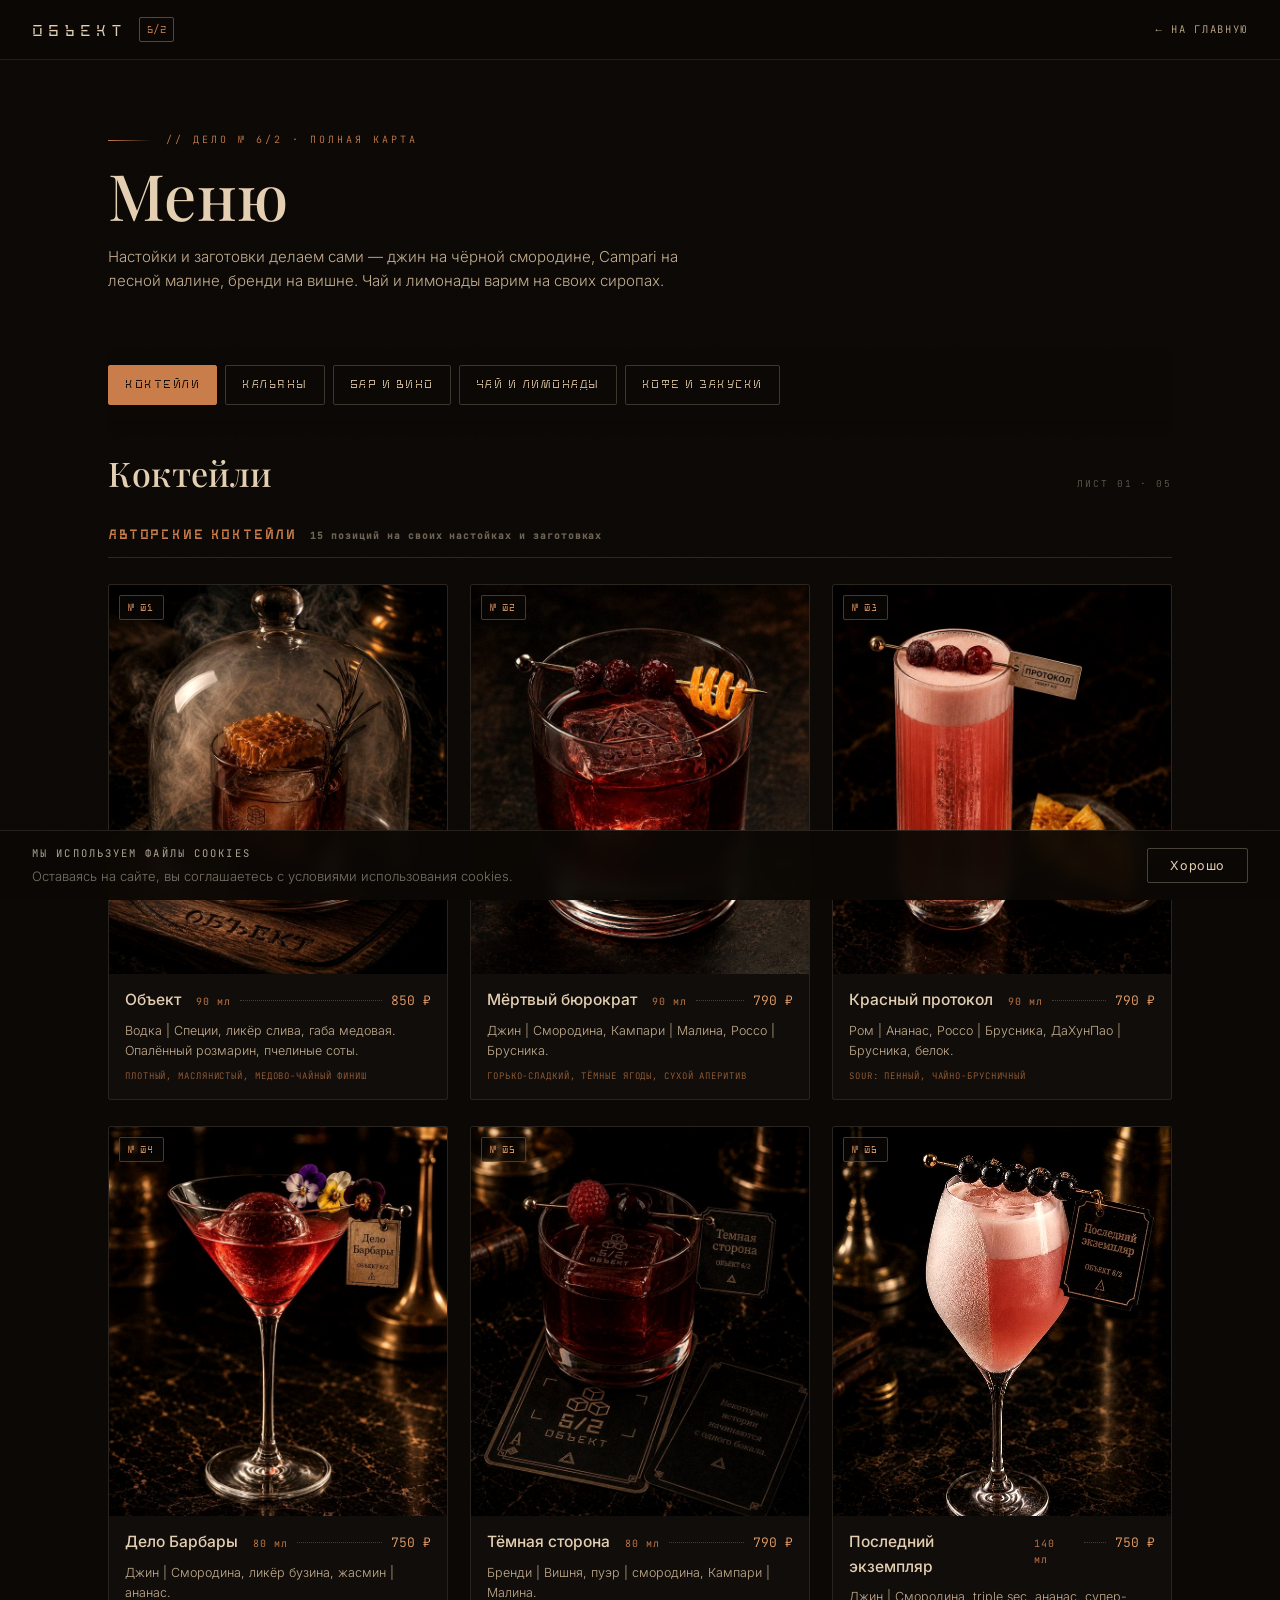
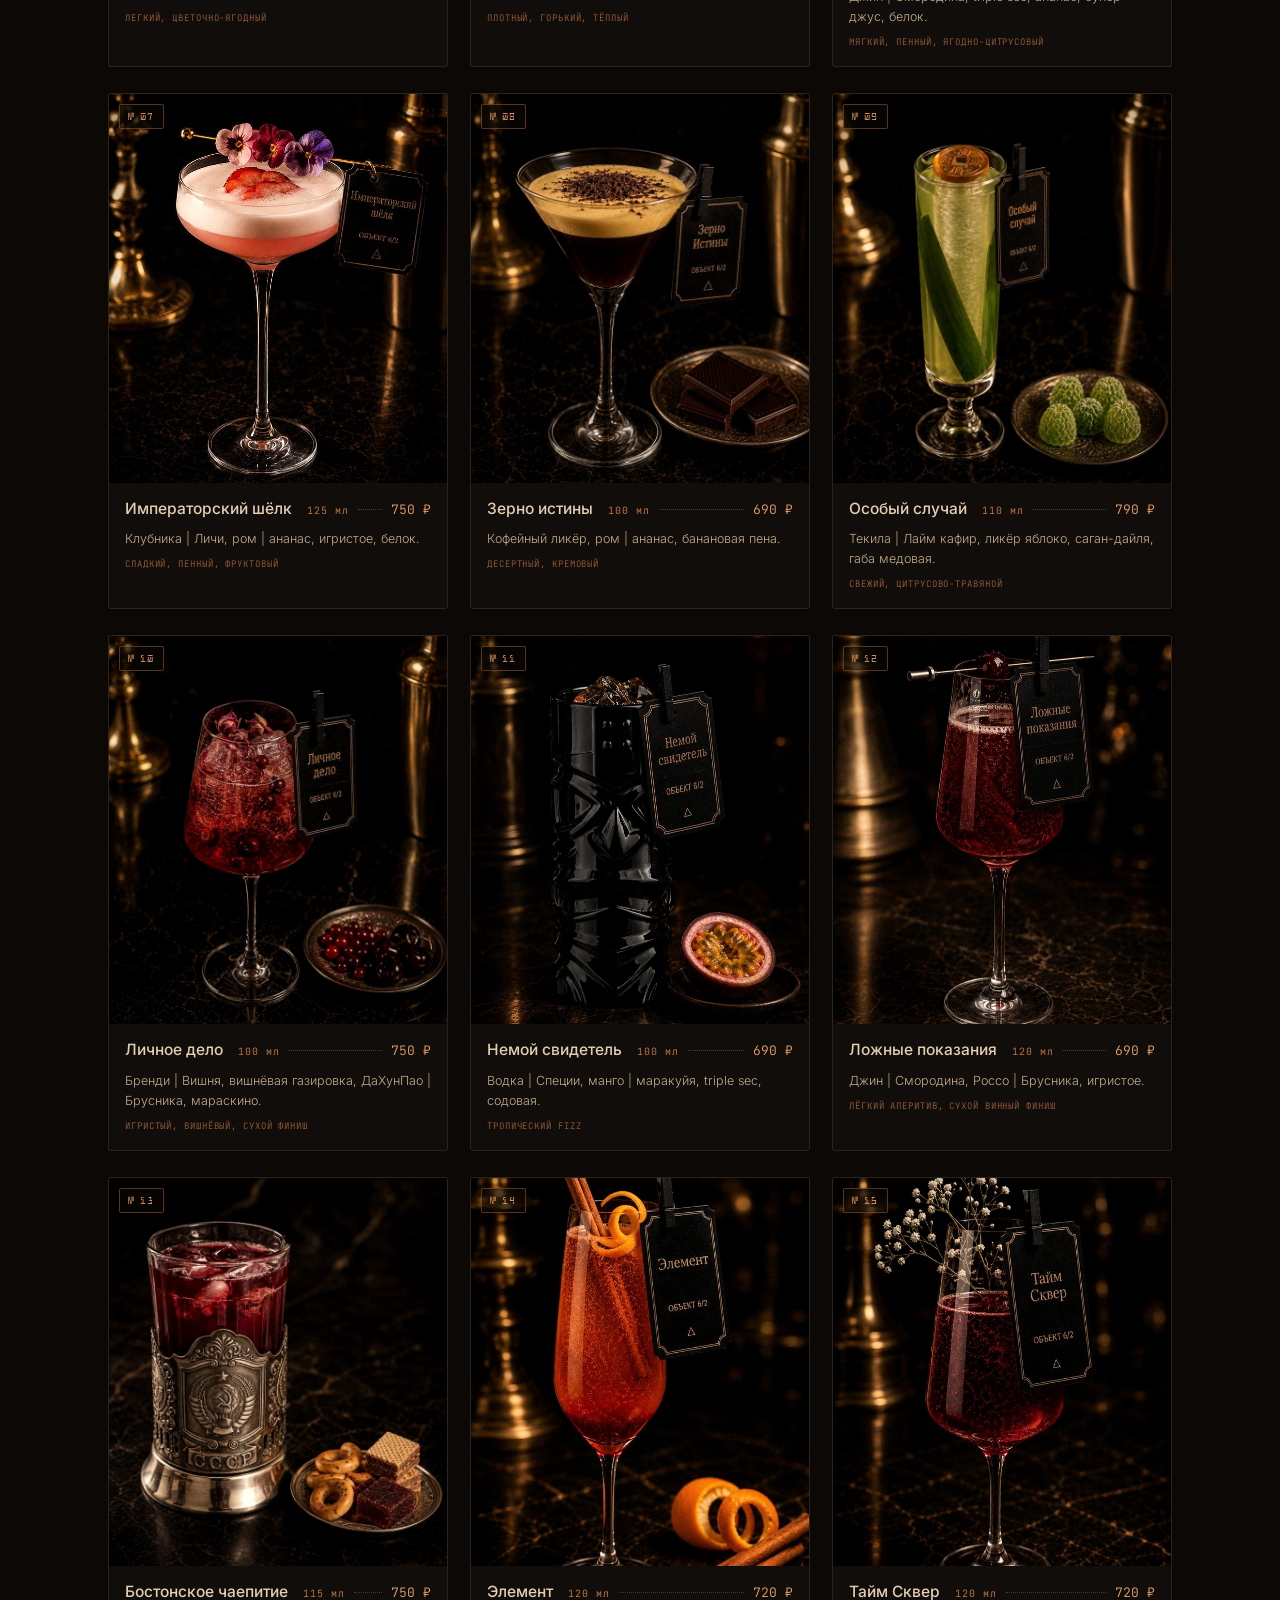
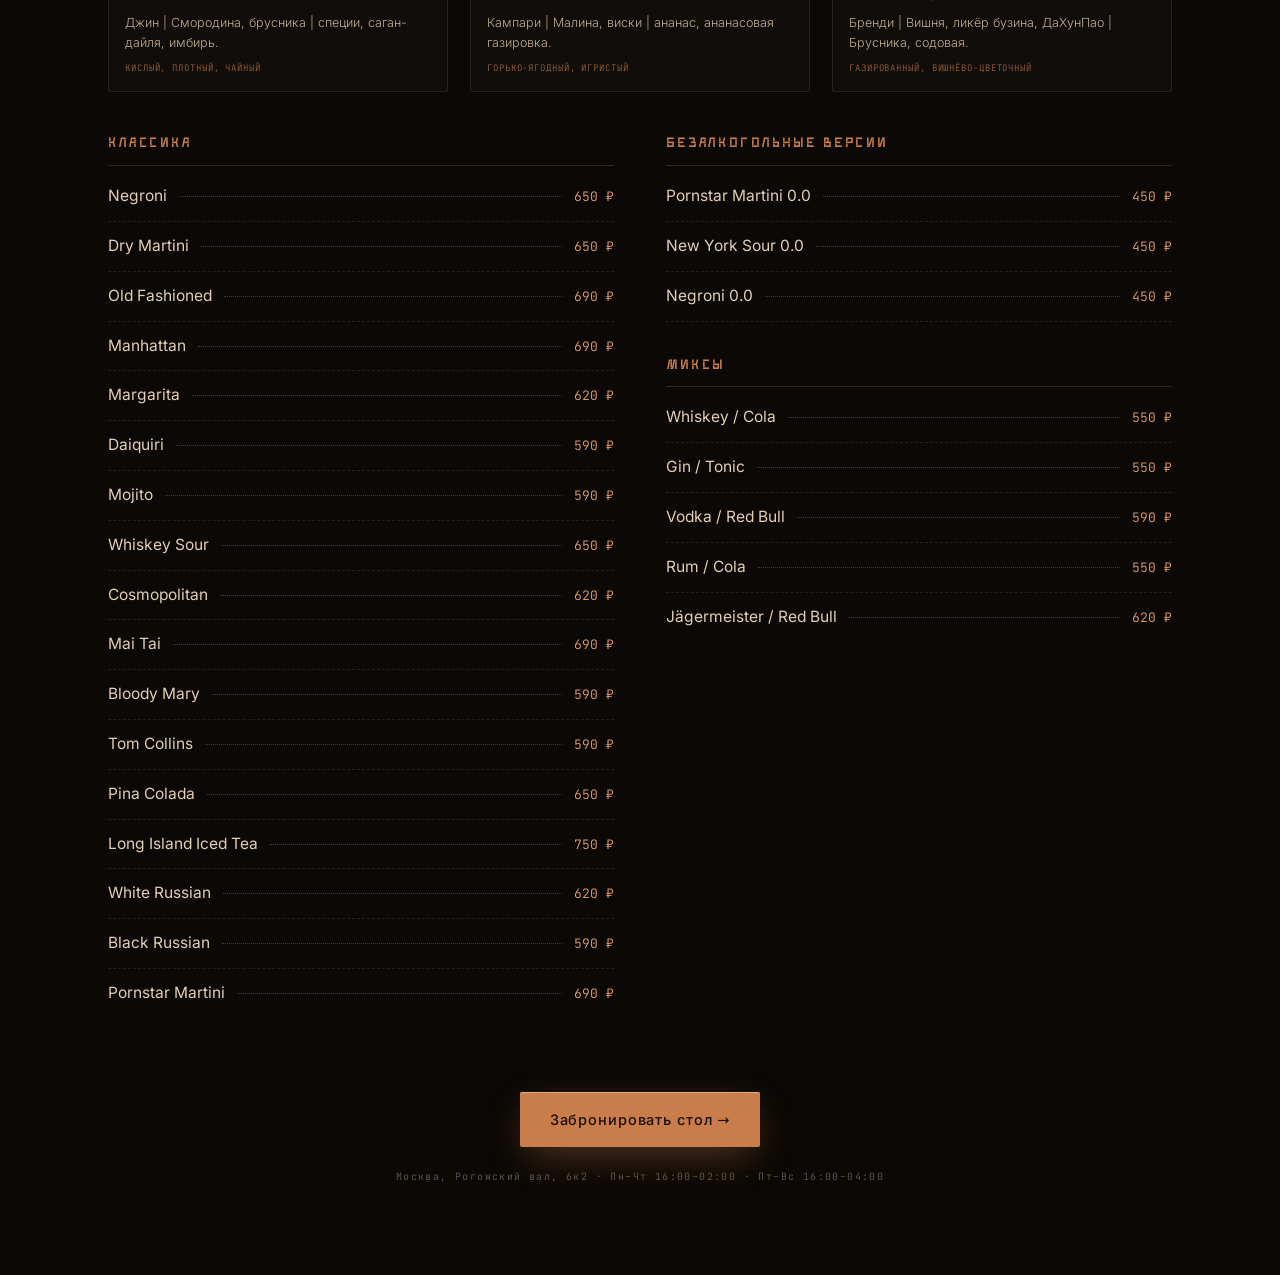
<file: menu/index.html>
<!DOCTYPE html>
<html lang="ru">
<head>
<meta charset="UTF-8">
<meta name="viewport" content="width=device-width, initial-scale=1">
<title>Меню · ОБЪЕКТ 6/2 - кальянный лаунж на Рогожском валу</title><link rel="icon" href="data:,">
<meta name="description" content="Карта бара объект 6/2: авторские коктейли на своих настойках, авторские кальяны, крепкий бар, вино, китайский чай и фирменные лимонады.">
<title>Меню &#8211; объект 6/2</title>
<meta name='robots' content='max-image-preview:large' />
<style id="wp-img-auto-sizes-contain-inline-css">
img:is([sizes=auto i],[sizes^="auto," i]){contain-intrinsic-size:3000px 1500px}
/*# sourceURL=wp-img-auto-sizes-contain-inline-css */
</style>
<style id="wp-emoji-styles-inline-css">

	img.wp-smiley, img.emoji {
		display: inline !important;
		border: none !important;
		box-shadow: none !important;
		height: 1em !important;
		width: 1em !important;
		margin: 0 0.07em !important;
		vertical-align: -0.1em !important;
		background: none !important;
		padding: 0 !important;
	}
/*# sourceURL=wp-emoji-styles-inline-css */
</style>
<style id="wp-block-library-inline-css">
:root{--wp-block-synced-color:#7a00df;--wp-block-synced-color--rgb:122,0,223;--wp-bound-block-color:var(--wp-block-synced-color);--wp-editor-canvas-background:#ddd;--wp-admin-theme-color:#007cba;--wp-admin-theme-color--rgb:0,124,186;--wp-admin-theme-color-darker-10:#006ba1;--wp-admin-theme-color-darker-10--rgb:0,107,160.5;--wp-admin-theme-color-darker-20:#005a87;--wp-admin-theme-color-darker-20--rgb:0,90,135;--wp-admin-border-width-focus:2px}@media (min-resolution:192dpi){:root{--wp-admin-border-width-focus:1.5px}}.wp-element-button{cursor:pointer}:root .has-very-light-gray-background-color{background-color:#eee}:root .has-very-dark-gray-background-color{background-color:#313131}:root .has-very-light-gray-color{color:#eee}:root .has-very-dark-gray-color{color:#313131}:root .has-vivid-green-cyan-to-vivid-cyan-blue-gradient-background{background:linear-gradient(135deg,#00d084,#0693e3)}:root .has-purple-crush-gradient-background{background:linear-gradient(135deg,#34e2e4,#4721fb 50%,#ab1dfe)}:root .has-hazy-dawn-gradient-background{background:linear-gradient(135deg,#faaca8,#dad0ec)}:root .has-subdued-olive-gradient-background{background:linear-gradient(135deg,#fafae1,#67a671)}:root .has-atomic-cream-gradient-background{background:linear-gradient(135deg,#fdd79a,#004a59)}:root .has-nightshade-gradient-background{background:linear-gradient(135deg,#330968,#31cdcf)}:root .has-midnight-gradient-background{background:linear-gradient(135deg,#020381,#2874fc)}:root{--wp--preset--font-size--normal:16px;--wp--preset--font-size--huge:42px}.has-regular-font-size{font-size:1em}.has-larger-font-size{font-size:2.625em}.has-normal-font-size{font-size:var(--wp--preset--font-size--normal)}.has-huge-font-size{font-size:var(--wp--preset--font-size--huge)}:root .has-text-align-center{text-align:center}:root .has-text-align-left{text-align:left}:root .has-text-align-right{text-align:right}.has-fit-text{white-space:nowrap!important}#end-resizable-editor-section{display:none}.aligncenter{clear:both}.items-justified-left{justify-content:flex-start}.items-justified-center{justify-content:center}.items-justified-right{justify-content:flex-end}.items-justified-space-between{justify-content:space-between}.screen-reader-text{word-wrap:normal!important;border:0;clip-path:inset(50%);height:1px;margin:-1px;overflow:hidden;padding:0;position:absolute;width:1px;word-break:normal!important}.screen-reader-text:focus{background-color:#ddd;clip-path:none;color:#444;display:block;font-size:1em;height:auto;left:5px;line-height:normal;padding:15px 23px 14px;text-decoration:none;top:5px;width:auto;z-index:100000}html :where(.has-border-color){border-style:solid}html :where([style^=border-color],[style*=";border-color"],[style*="; border-color"]){border-style:solid}html :where([style^=border-top-color],[style*=";border-top-color"],[style*="; border-top-color"]){border-top-style:solid}html :where([style^=border-right-color],[style*=";border-right-color"],[style*="; border-right-color"]){border-right-style:solid}html :where([style^=border-bottom-color],[style*=";border-bottom-color"],[style*="; border-bottom-color"]){border-bottom-style:solid}html :where([style^=border-left-color],[style*=";border-left-color"],[style*="; border-left-color"]){border-left-style:solid}html :where([style^=border-width],[style*=";border-width"],[style*="; border-width"]){border-style:solid}html :where([style^=border-top-width],[style*=";border-top-width"],[style*="; border-top-width"]){border-top-style:solid}html :where([style^=border-right-width],[style*=";border-right-width"],[style*="; border-right-width"]){border-right-style:solid}html :where([style^=border-bottom-width],[style*=";border-bottom-width"],[style*="; border-bottom-width"]){border-bottom-style:solid}html :where([style^=border-left-width],[style*=";border-left-width"],[style*="; border-left-width"]){border-left-style:solid}html :where(img[class*=wp-image-]){height:auto;max-width:100%}:where(figure){margin:0 0 1em}html :where(.is-position-sticky){--wp-admin--admin-bar--position-offset:var(--wp-admin--admin-bar--height,0px)}@media screen and (max-width:600px){html :where(.is-position-sticky){--wp-admin--admin-bar--position-offset:0px}}

/*# sourceURL=/wp-includes/css/dist/block-library/common.min.css */
</style>
<style id="classic-theme-styles-inline-css">
/*! This file is auto-generated */
.wp-block-button__link{color:#fff;background-color:#32373c;border-radius:9999px;box-shadow:none;text-decoration:none;padding:calc(.667em + 2px) calc(1.333em + 2px);font-size:1.125em}.wp-block-file__button{background:#32373c;color:#fff;text-decoration:none}
/*# sourceURL=/wp-includes/css/classic-themes.min.css */
</style>

<style id="global-styles-inline-css">
:root{--wp--preset--aspect-ratio--square: 1;--wp--preset--aspect-ratio--4-3: 4/3;--wp--preset--aspect-ratio--3-4: 3/4;--wp--preset--aspect-ratio--3-2: 3/2;--wp--preset--aspect-ratio--2-3: 2/3;--wp--preset--aspect-ratio--16-9: 16/9;--wp--preset--aspect-ratio--9-16: 9/16;--wp--preset--color--black: #000000;--wp--preset--color--cyan-bluish-gray: #abb8c3;--wp--preset--color--white: #ffffff;--wp--preset--color--pale-pink: #f78da7;--wp--preset--color--vivid-red: #cf2e2e;--wp--preset--color--luminous-vivid-orange: #ff6900;--wp--preset--color--luminous-vivid-amber: #fcb900;--wp--preset--color--light-green-cyan: #7bdcb5;--wp--preset--color--vivid-green-cyan: #00d084;--wp--preset--color--pale-cyan-blue: #8ed1fc;--wp--preset--color--vivid-cyan-blue: #0693e3;--wp--preset--color--vivid-purple: #9b51e0;--wp--preset--gradient--vivid-cyan-blue-to-vivid-purple: linear-gradient(135deg,rgb(6,147,227) 0%,rgb(155,81,224) 100%);--wp--preset--gradient--light-green-cyan-to-vivid-green-cyan: linear-gradient(135deg,rgb(122,220,180) 0%,rgb(0,208,130) 100%);--wp--preset--gradient--luminous-vivid-amber-to-luminous-vivid-orange: linear-gradient(135deg,rgb(252,185,0) 0%,rgb(255,105,0) 100%);--wp--preset--gradient--luminous-vivid-orange-to-vivid-red: linear-gradient(135deg,rgb(255,105,0) 0%,rgb(207,46,46) 100%);--wp--preset--gradient--very-light-gray-to-cyan-bluish-gray: linear-gradient(135deg,rgb(238,238,238) 0%,rgb(169,184,195) 100%);--wp--preset--gradient--cool-to-warm-spectrum: linear-gradient(135deg,rgb(74,234,220) 0%,rgb(151,120,209) 20%,rgb(207,42,186) 40%,rgb(238,44,130) 60%,rgb(251,105,98) 80%,rgb(254,248,76) 100%);--wp--preset--gradient--blush-light-purple: linear-gradient(135deg,rgb(255,206,236) 0%,rgb(152,150,240) 100%);--wp--preset--gradient--blush-bordeaux: linear-gradient(135deg,rgb(254,205,165) 0%,rgb(254,45,45) 50%,rgb(107,0,62) 100%);--wp--preset--gradient--luminous-dusk: linear-gradient(135deg,rgb(255,203,112) 0%,rgb(199,81,192) 50%,rgb(65,88,208) 100%);--wp--preset--gradient--pale-ocean: linear-gradient(135deg,rgb(255,245,203) 0%,rgb(182,227,212) 50%,rgb(51,167,181) 100%);--wp--preset--gradient--electric-grass: linear-gradient(135deg,rgb(202,248,128) 0%,rgb(113,206,126) 100%);--wp--preset--gradient--midnight: linear-gradient(135deg,rgb(2,3,129) 0%,rgb(40,116,252) 100%);--wp--preset--font-size--small: 13px;--wp--preset--font-size--medium: 20px;--wp--preset--font-size--large: 36px;--wp--preset--font-size--x-large: 42px;--wp--preset--spacing--20: 0.44rem;--wp--preset--spacing--30: 0.67rem;--wp--preset--spacing--40: 1rem;--wp--preset--spacing--50: 1.5rem;--wp--preset--spacing--60: 2.25rem;--wp--preset--spacing--70: 3.38rem;--wp--preset--spacing--80: 5.06rem;--wp--preset--shadow--natural: 6px 6px 9px rgba(0, 0, 0, 0.2);--wp--preset--shadow--deep: 12px 12px 50px rgba(0, 0, 0, 0.4);--wp--preset--shadow--sharp: 6px 6px 0px rgba(0, 0, 0, 0.2);--wp--preset--shadow--outlined: 6px 6px 0px -3px rgb(255, 255, 255), 6px 6px rgb(0, 0, 0);--wp--preset--shadow--crisp: 6px 6px 0px rgb(0, 0, 0);}.wp-block-button{--wp--preset--dimension--25: 25%;--wp--preset--dimension--50: 50%;--wp--preset--dimension--75: 75%;--wp--preset--dimension--100: 100%;}:where(body) { margin: 0; }:where(.is-layout-flex){gap: 0.5em;}:where(.is-layout-grid){gap: 0.5em;}body .is-layout-flex{display: flex;}.is-layout-flex{flex-wrap: wrap;align-items: center;}.is-layout-flex > :is(*, div){margin: 0;}body .is-layout-grid{display: grid;}.is-layout-grid > :is(*, div){margin: 0;}body{padding-top: 0px;padding-right: 0px;padding-bottom: 0px;padding-left: 0px;}:root :where(.wp-element-button, .wp-block-button__link){background-color: #32373c;border-width: 0;color: #fff;font-family: inherit;font-size: inherit;font-style: inherit;font-weight: inherit;letter-spacing: inherit;line-height: inherit;padding-top: calc(0.667em + 2px);padding-right: calc(1.333em + 2px);padding-bottom: calc(0.667em + 2px);padding-left: calc(1.333em + 2px);text-decoration: none;text-transform: inherit;}.has-black-color{color: var(--wp--preset--color--black) !important;}.has-cyan-bluish-gray-color{color: var(--wp--preset--color--cyan-bluish-gray) !important;}.has-white-color{color: var(--wp--preset--color--white) !important;}.has-pale-pink-color{color: var(--wp--preset--color--pale-pink) !important;}.has-vivid-red-color{color: var(--wp--preset--color--vivid-red) !important;}.has-luminous-vivid-orange-color{color: var(--wp--preset--color--luminous-vivid-orange) !important;}.has-luminous-vivid-amber-color{color: var(--wp--preset--color--luminous-vivid-amber) !important;}.has-light-green-cyan-color{color: var(--wp--preset--color--light-green-cyan) !important;}.has-vivid-green-cyan-color{color: var(--wp--preset--color--vivid-green-cyan) !important;}.has-pale-cyan-blue-color{color: var(--wp--preset--color--pale-cyan-blue) !important;}.has-vivid-cyan-blue-color{color: var(--wp--preset--color--vivid-cyan-blue) !important;}.has-vivid-purple-color{color: var(--wp--preset--color--vivid-purple) !important;}.has-black-background-color{background-color: var(--wp--preset--color--black) !important;}.has-cyan-bluish-gray-background-color{background-color: var(--wp--preset--color--cyan-bluish-gray) !important;}.has-white-background-color{background-color: var(--wp--preset--color--white) !important;}.has-pale-pink-background-color{background-color: var(--wp--preset--color--pale-pink) !important;}.has-vivid-red-background-color{background-color: var(--wp--preset--color--vivid-red) !important;}.has-luminous-vivid-orange-background-color{background-color: var(--wp--preset--color--luminous-vivid-orange) !important;}.has-luminous-vivid-amber-background-color{background-color: var(--wp--preset--color--luminous-vivid-amber) !important;}.has-light-green-cyan-background-color{background-color: var(--wp--preset--color--light-green-cyan) !important;}.has-vivid-green-cyan-background-color{background-color: var(--wp--preset--color--vivid-green-cyan) !important;}.has-pale-cyan-blue-background-color{background-color: var(--wp--preset--color--pale-cyan-blue) !important;}.has-vivid-cyan-blue-background-color{background-color: var(--wp--preset--color--vivid-cyan-blue) !important;}.has-vivid-purple-background-color{background-color: var(--wp--preset--color--vivid-purple) !important;}.has-black-border-color{border-color: var(--wp--preset--color--black) !important;}.has-cyan-bluish-gray-border-color{border-color: var(--wp--preset--color--cyan-bluish-gray) !important;}.has-white-border-color{border-color: var(--wp--preset--color--white) !important;}.has-pale-pink-border-color{border-color: var(--wp--preset--color--pale-pink) !important;}.has-vivid-red-border-color{border-color: var(--wp--preset--color--vivid-red) !important;}.has-luminous-vivid-orange-border-color{border-color: var(--wp--preset--color--luminous-vivid-orange) !important;}.has-luminous-vivid-amber-border-color{border-color: var(--wp--preset--color--luminous-vivid-amber) !important;}.has-light-green-cyan-border-color{border-color: var(--wp--preset--color--light-green-cyan) !important;}.has-vivid-green-cyan-border-color{border-color: var(--wp--preset--color--vivid-green-cyan) !important;}.has-pale-cyan-blue-border-color{border-color: var(--wp--preset--color--pale-cyan-blue) !important;}.has-vivid-cyan-blue-border-color{border-color: var(--wp--preset--color--vivid-cyan-blue) !important;}.has-vivid-purple-border-color{border-color: var(--wp--preset--color--vivid-purple) !important;}.has-vivid-cyan-blue-to-vivid-purple-gradient-background{background: var(--wp--preset--gradient--vivid-cyan-blue-to-vivid-purple) !important;}.has-light-green-cyan-to-vivid-green-cyan-gradient-background{background: var(--wp--preset--gradient--light-green-cyan-to-vivid-green-cyan) !important;}.has-luminous-vivid-amber-to-luminous-vivid-orange-gradient-background{background: var(--wp--preset--gradient--luminous-vivid-amber-to-luminous-vivid-orange) !important;}.has-luminous-vivid-orange-to-vivid-red-gradient-background{background: var(--wp--preset--gradient--luminous-vivid-orange-to-vivid-red) !important;}.has-very-light-gray-to-cyan-bluish-gray-gradient-background{background: var(--wp--preset--gradient--very-light-gray-to-cyan-bluish-gray) !important;}.has-cool-to-warm-spectrum-gradient-background{background: var(--wp--preset--gradient--cool-to-warm-spectrum) !important;}.has-blush-light-purple-gradient-background{background: var(--wp--preset--gradient--blush-light-purple) !important;}.has-blush-bordeaux-gradient-background{background: var(--wp--preset--gradient--blush-bordeaux) !important;}.has-luminous-dusk-gradient-background{background: var(--wp--preset--gradient--luminous-dusk) !important;}.has-pale-ocean-gradient-background{background: var(--wp--preset--gradient--pale-ocean) !important;}.has-electric-grass-gradient-background{background: var(--wp--preset--gradient--electric-grass) !important;}.has-midnight-gradient-background{background: var(--wp--preset--gradient--midnight) !important;}.has-small-font-size{font-size: var(--wp--preset--font-size--small) !important;}.has-medium-font-size{font-size: var(--wp--preset--font-size--medium) !important;}.has-large-font-size{font-size: var(--wp--preset--font-size--large) !important;}.has-x-large-font-size{font-size: var(--wp--preset--font-size--x-large) !important;}
/*# sourceURL=global-styles-inline-css */
</style>

<link rel='stylesheet' id='contact-form-7-css' href='../wp-content/plugins/contact-form-7/includes/css/styles.css' media='all' />
<link rel='stylesheet' id='o62-theme-css' href='../wp-content/themes/object62/assets/css/theme.css' media='all' />
<link rel='stylesheet' id='o62-menu-css' href='../wp-content/themes/object62/assets/css/menu.css' media='all' />
<link rel="alternate" title="JSON" type="application/json" href="https://rodrigesdmitriy-ux.github.io/o62-demo/wp-json/wp/v2/pages/5" /><meta name="generator" content="WordPress 7.1.4" />
<link rel="canonical" href="index.html" />
<link rel='shortlink' href='https://rodrigesdmitriy-ux.github.io/o62-demo/?p=5' />
<meta name="robots" content="noindex, nofollow">
<script src="https://rodrigesdmitriy-ux.github.io/o62-demo/demo-shim.js"></script>
</head>
<body>
<div class="grain" aria-hidden="true"></div>
<header class="nav">
  <a class="logo" href="../index.html"><b>ОБЪЕКТ</b><span>6/2</span></a>
  <a class="nav-back" href="../index.html">← на главную</a>
</header>
<main class="wrap">
  <div class="m-hero">
    <div class="kicker">// дело № 6/2 · полная карта</div>
    <h1>Меню</h1>
    <p>Настойки и заготовки делаем сами — джин на чёрной смородине, Campari на лесной малине, бренди на вишне. Чай и лимонады варим на своих сиропах.</p>
  </div>

  <div class="mtabs" role="tablist" aria-label="Разделы меню">
        <button class="mtab on" role="tab" id="tb-mt-cocktails" aria-controls="mt-cocktails" aria-selected="true" tabindex="0" data-p="mt-cocktails">Коктейли</button>
        <button class="mtab" role="tab" id="tb-mt-hookah" aria-controls="mt-hookah" aria-selected="false" tabindex="-1" data-p="mt-hookah">Кальяны</button>
        <button class="mtab" role="tab" id="tb-mt-bar" aria-controls="mt-bar" aria-selected="false" tabindex="-1" data-p="mt-bar">Бар и вино</button>
        <button class="mtab" role="tab" id="tb-mt-tea" aria-controls="mt-tea" aria-selected="false" tabindex="-1" data-p="mt-tea">Чай и лимонады</button>
        <button class="mtab" role="tab" id="tb-mt-snacks" aria-controls="mt-snacks" aria-selected="false" tabindex="-1" data-p="mt-snacks">Кофе и закуски</button>
      </div>

    <section class="mpanel on" id="mt-cocktails" role="tabpanel" aria-labelledby="tb-mt-cocktails">
    <div class="mpanel-head"><h2>Коктейли</h2><div class="sheet-no">ЛИСТ 01 · 05</div></div>
            <h3 class="m-sub-head">Авторские коктейли<span class="m-sub-note">15 позиций на своих настойках и заготовках</span></h3>                    <div class="dcards">
                          <figure class="dcard">
                <div class="dcard-ph"><img src="https://rodrigesdmitriy-ux.github.io/o62-demo/wp-content/themes/object62/assets/dr-obekt.jpg" alt="Коктейль Объект" loading="lazy">                  <span class="dcard-no">№ 01</span></div>
                <figcaption>
                  <div class="dcard-top"><b>Объект</b><span class="m-vol">90 мл</span>
                    <span class="m-dots"></span><span class="m-price">850 ₽</span></div>
                  <p class="dcard-desc">Водка | Специи, ликёр слива, габа медовая. Опалённый розмарин, пчелиные соты.</p>
                  <p class="dcard-profile">Плотный, маслянистый, медово-чайный финиш</p>
                </figcaption>
              </figure>
                          <figure class="dcard">
                <div class="dcard-ph"><img src="https://rodrigesdmitriy-ux.github.io/o62-demo/wp-content/themes/object62/assets/dr-byurokrat.jpg" alt="Коктейль Мёртвый бюрократ" loading="lazy">                  <span class="dcard-no">№ 02</span></div>
                <figcaption>
                  <div class="dcard-top"><b>Мёртвый бюрократ</b><span class="m-vol">90 мл</span>
                    <span class="m-dots"></span><span class="m-price">790 ₽</span></div>
                  <p class="dcard-desc">Джин | Смородина, Кампари | Малина, Россо | Брусника.</p>
                  <p class="dcard-profile">Горько-сладкий, тёмные ягоды, сухой аперитив</p>
                </figcaption>
              </figure>
                          <figure class="dcard">
                <div class="dcard-ph"><img src="https://rodrigesdmitriy-ux.github.io/o62-demo/wp-content/themes/object62/assets/dr-protokol.jpg" alt="Коктейль Красный протокол" loading="lazy">                  <span class="dcard-no">№ 03</span></div>
                <figcaption>
                  <div class="dcard-top"><b>Красный протокол</b><span class="m-vol">90 мл</span>
                    <span class="m-dots"></span><span class="m-price">790 ₽</span></div>
                  <p class="dcard-desc">Ром | Ананас, Россо | Брусника, ДаХунПао | Брусника, белок.</p>
                  <p class="dcard-profile">Sour: пенный, чайно-брусничный</p>
                </figcaption>
              </figure>
                          <figure class="dcard">
                <div class="dcard-ph"><img src="https://rodrigesdmitriy-ux.github.io/o62-demo/wp-content/themes/object62/assets/dr-barbary.jpg" alt="Коктейль Дело Барбары" loading="lazy">                  <span class="dcard-no">№ 04</span></div>
                <figcaption>
                  <div class="dcard-top"><b>Дело Барбары</b><span class="m-vol">80 мл</span>
                    <span class="m-dots"></span><span class="m-price">750 ₽</span></div>
                  <p class="dcard-desc">Джин | Смородина, ликёр бузина, жасмин | ананас.</p>
                  <p class="dcard-profile">Легкий, цветочно-ягодный</p>
                </figcaption>
              </figure>
                          <figure class="dcard">
                <div class="dcard-ph"><img src="https://rodrigesdmitriy-ux.github.io/o62-demo/wp-content/themes/object62/assets/dr-storona.jpg" alt="Коктейль Тёмная сторона" loading="lazy">                  <span class="dcard-no">№ 05</span></div>
                <figcaption>
                  <div class="dcard-top"><b>Тёмная сторона</b><span class="m-vol">80 мл</span>
                    <span class="m-dots"></span><span class="m-price">790 ₽</span></div>
                  <p class="dcard-desc">Бренди | Вишня, пуэр | смородина, Кампари | Малина.</p>
                  <p class="dcard-profile">Плотный, горький, тёплый</p>
                </figcaption>
              </figure>
                          <figure class="dcard">
                <div class="dcard-ph"><img src="https://rodrigesdmitriy-ux.github.io/o62-demo/wp-content/themes/object62/assets/dr-ekzemplyar.jpg" alt="Коктейль Последний экземпляр" loading="lazy">                  <span class="dcard-no">№ 06</span></div>
                <figcaption>
                  <div class="dcard-top"><b>Последний экземпляр</b><span class="m-vol">140 мл</span>
                    <span class="m-dots"></span><span class="m-price">750 ₽</span></div>
                  <p class="dcard-desc">Джин | Смородина, triple sec, ананас, супер-джус, белок.</p>
                  <p class="dcard-profile">Мягкий, пенный, ягодно-цитрусовый</p>
                </figcaption>
              </figure>
                          <figure class="dcard">
                <div class="dcard-ph"><img src="https://rodrigesdmitriy-ux.github.io/o62-demo/wp-content/themes/object62/assets/dr-shelk.jpg" alt="Коктейль Императорский шёлк" loading="lazy">                  <span class="dcard-no">№ 07</span></div>
                <figcaption>
                  <div class="dcard-top"><b>Императорский шёлк</b><span class="m-vol">125 мл</span>
                    <span class="m-dots"></span><span class="m-price">750 ₽</span></div>
                  <p class="dcard-desc">Клубника | Личи, ром | ананас, игристое, белок.</p>
                  <p class="dcard-profile">Сладкий, пенный, фруктовый</p>
                </figcaption>
              </figure>
                          <figure class="dcard">
                <div class="dcard-ph"><img src="https://rodrigesdmitriy-ux.github.io/o62-demo/wp-content/themes/object62/assets/dr-zerno.jpg" alt="Коктейль Зерно истины" loading="lazy">                  <span class="dcard-no">№ 08</span></div>
                <figcaption>
                  <div class="dcard-top"><b>Зерно истины</b><span class="m-vol">100 мл</span>
                    <span class="m-dots"></span><span class="m-price">690 ₽</span></div>
                  <p class="dcard-desc">Кофейный ликёр, ром | ананас, банановая пена.</p>
                  <p class="dcard-profile">Десертный, кремовый</p>
                </figcaption>
              </figure>
                          <figure class="dcard">
                <div class="dcard-ph"><img src="https://rodrigesdmitriy-ux.github.io/o62-demo/wp-content/themes/object62/assets/dr-sluchay.jpg" alt="Коктейль Особый случай" loading="lazy">                  <span class="dcard-no">№ 09</span></div>
                <figcaption>
                  <div class="dcard-top"><b>Особый случай</b><span class="m-vol">110 мл</span>
                    <span class="m-dots"></span><span class="m-price">790 ₽</span></div>
                  <p class="dcard-desc">Текила | Лайм кафир, ликёр яблоко, саган-дайля, габа медовая.</p>
                  <p class="dcard-profile">Свежий, цитрусово-травяной</p>
                </figcaption>
              </figure>
                          <figure class="dcard">
                <div class="dcard-ph"><img src="https://rodrigesdmitriy-ux.github.io/o62-demo/wp-content/themes/object62/assets/dr-delo.jpg" alt="Коктейль Личное дело" loading="lazy">                  <span class="dcard-no">№ 10</span></div>
                <figcaption>
                  <div class="dcard-top"><b>Личное дело</b><span class="m-vol">100 мл</span>
                    <span class="m-dots"></span><span class="m-price">750 ₽</span></div>
                  <p class="dcard-desc">Бренди | Вишня, вишнёвая газировка, ДаХунПао | Брусника, мараскино.</p>
                  <p class="dcard-profile">Игристый, вишнёвый, сухой финиш</p>
                </figcaption>
              </figure>
                          <figure class="dcard">
                <div class="dcard-ph"><img src="https://rodrigesdmitriy-ux.github.io/o62-demo/wp-content/themes/object62/assets/dr-svidetel.jpg" alt="Коктейль Немой свидетель" loading="lazy">                  <span class="dcard-no">№ 11</span></div>
                <figcaption>
                  <div class="dcard-top"><b>Немой свидетель</b><span class="m-vol">100 мл</span>
                    <span class="m-dots"></span><span class="m-price">690 ₽</span></div>
                  <p class="dcard-desc">Водка | Специи, манго | маракуйя, triple sec, содовая.</p>
                  <p class="dcard-profile">Тропический fizz</p>
                </figcaption>
              </figure>
                          <figure class="dcard">
                <div class="dcard-ph"><img src="https://rodrigesdmitriy-ux.github.io/o62-demo/wp-content/themes/object62/assets/dr-pokazaniya.jpg" alt="Коктейль Ложные показания" loading="lazy">                  <span class="dcard-no">№ 12</span></div>
                <figcaption>
                  <div class="dcard-top"><b>Ложные показания</b><span class="m-vol">120 мл</span>
                    <span class="m-dots"></span><span class="m-price">690 ₽</span></div>
                  <p class="dcard-desc">Джин | Смородина, Россо | Брусника, игристое.</p>
                  <p class="dcard-profile">Лёгкий аперитив, сухой винный финиш</p>
                </figcaption>
              </figure>
                          <figure class="dcard">
                <div class="dcard-ph"><img src="https://rodrigesdmitriy-ux.github.io/o62-demo/wp-content/themes/object62/assets/dr-boston.jpg" alt="Коктейль Бостонское чаепитие" loading="lazy">                  <span class="dcard-no">№ 13</span></div>
                <figcaption>
                  <div class="dcard-top"><b>Бостонское чаепитие</b><span class="m-vol">115 мл</span>
                    <span class="m-dots"></span><span class="m-price">750 ₽</span></div>
                  <p class="dcard-desc">Джин | Смородина, брусника | специи, саган-дайля, имбирь.</p>
                  <p class="dcard-profile">Кислый, плотный, чайный</p>
                </figcaption>
              </figure>
                          <figure class="dcard">
                <div class="dcard-ph"><img src="https://rodrigesdmitriy-ux.github.io/o62-demo/wp-content/themes/object62/assets/dr-element.jpg" alt="Коктейль Элемент" loading="lazy">                  <span class="dcard-no">№ 14</span></div>
                <figcaption>
                  <div class="dcard-top"><b>Элемент</b><span class="m-vol">120 мл</span>
                    <span class="m-dots"></span><span class="m-price">720 ₽</span></div>
                  <p class="dcard-desc">Кампари | Малина, виски | ананас, ананасовая газировка.</p>
                  <p class="dcard-profile">Горько-ягодный, игристый</p>
                </figcaption>
              </figure>
                          <figure class="dcard">
                <div class="dcard-ph"><img src="https://rodrigesdmitriy-ux.github.io/o62-demo/wp-content/themes/object62/assets/dr-skver.jpg" alt="Коктейль Тайм Сквер" loading="lazy">                  <span class="dcard-no">№ 15</span></div>
                <figcaption>
                  <div class="dcard-top"><b>Тайм Сквер</b><span class="m-vol">120 мл</span>
                    <span class="m-dots"></span><span class="m-price">720 ₽</span></div>
                  <p class="dcard-desc">Бренди | Вишня, ликёр бузина, ДаХунПао | Брусника, содовая.</p>
                  <p class="dcard-profile">Газированный, вишнёво-цветочный</p>
                </figcaption>
              </figure>
                        </div>
            <div class="m-cols"><div>        <h3 class="m-sub-head">Классика</h3>                                <div class="m-row"><div class="m-name">Negroni</div><span class="m-dots"></span><span class="m-price">650 ₽</span></div>
                        <div class="m-row"><div class="m-name">Dry Martini</div><span class="m-dots"></span><span class="m-price">650 ₽</span></div>
                        <div class="m-row"><div class="m-name">Old Fashioned</div><span class="m-dots"></span><span class="m-price">690 ₽</span></div>
                        <div class="m-row"><div class="m-name">Manhattan</div><span class="m-dots"></span><span class="m-price">690 ₽</span></div>
                        <div class="m-row"><div class="m-name">Margarita</div><span class="m-dots"></span><span class="m-price">620 ₽</span></div>
                        <div class="m-row"><div class="m-name">Daiquiri</div><span class="m-dots"></span><span class="m-price">590 ₽</span></div>
                        <div class="m-row"><div class="m-name">Mojito</div><span class="m-dots"></span><span class="m-price">590 ₽</span></div>
                        <div class="m-row"><div class="m-name">Whiskey Sour</div><span class="m-dots"></span><span class="m-price">650 ₽</span></div>
                        <div class="m-row"><div class="m-name">Cosmopolitan</div><span class="m-dots"></span><span class="m-price">620 ₽</span></div>
                        <div class="m-row"><div class="m-name">Mai Tai</div><span class="m-dots"></span><span class="m-price">690 ₽</span></div>
                        <div class="m-row"><div class="m-name">Bloody Mary</div><span class="m-dots"></span><span class="m-price">590 ₽</span></div>
                        <div class="m-row"><div class="m-name">Tom Collins</div><span class="m-dots"></span><span class="m-price">590 ₽</span></div>
                        <div class="m-row"><div class="m-name">Pina Colada</div><span class="m-dots"></span><span class="m-price">650 ₽</span></div>
                        <div class="m-row"><div class="m-name">Long Island Iced Tea</div><span class="m-dots"></span><span class="m-price">750 ₽</span></div>
                        <div class="m-row"><div class="m-name">White Russian</div><span class="m-dots"></span><span class="m-price">620 ₽</span></div>
                        <div class="m-row"><div class="m-name">Black Russian</div><span class="m-dots"></span><span class="m-price">590 ₽</span></div>
                        <div class="m-row"><div class="m-name">Pornstar Martini</div><span class="m-dots"></span><span class="m-price">690 ₽</span></div>
                        </div><div>        <h3 class="m-sub-head">Безалкогольные версии</h3>                                <div class="m-row"><div class="m-name">Pornstar Martini 0.0</div><span class="m-dots"></span><span class="m-price">450 ₽</span></div>
                        <div class="m-row"><div class="m-name">New York Sour 0.0</div><span class="m-dots"></span><span class="m-price">450 ₽</span></div>
                        <div class="m-row"><div class="m-name">Negroni 0.0</div><span class="m-dots"></span><span class="m-price">450 ₽</span></div>
                                <h3 class="m-sub-head">Миксы</h3>                                <div class="m-row"><div class="m-name">Whiskey / Cola</div><span class="m-dots"></span><span class="m-price">550 ₽</span></div>
                        <div class="m-row"><div class="m-name">Gin / Tonic</div><span class="m-dots"></span><span class="m-price">550 ₽</span></div>
                        <div class="m-row"><div class="m-name">Vodka / Red Bull</div><span class="m-dots"></span><span class="m-price">590 ₽</span></div>
                        <div class="m-row"><div class="m-name">Rum / Cola</div><span class="m-dots"></span><span class="m-price">550 ₽</span></div>
                        <div class="m-row"><div class="m-name">Jägermeister / Red Bull</div><span class="m-dots"></span><span class="m-price">620 ₽</span></div>
                            </div></div>  </section>
    <section class="mpanel" id="mt-hookah" role="tabpanel" aria-labelledby="tb-mt-hookah">
    <div class="mpanel-head"><h2>Кальяны</h2><div class="sheet-no">ЛИСТ 02 · 05</div></div>
            <h3 class="m-sub-head">Авторские подачи<span class="m-sub-note">коллекция экспонатов — дым как часть интерьера</span></h3>                    <div class="dcards dcards-3">
                          <figure class="dcard">
                <div class="dcard-ph"><img src="https://rodrigesdmitriy-ux.github.io/o62-demo/menu/hk-globus.jpg" alt="Авторский кальян Экспонат №1 · Глобус" loading="lazy">                  <span class="dcard-no">ЭКСП. 01</span></div>
                <figcaption>
                  <div class="dcard-top"><b>Экспонат №1 · Глобус</b><span class="m-vol"></span>
                    <span class="m-dots"></span><span class="m-price">2 500 ₽</span></div>
                  <p class="dcard-desc">авторская подача в глобус-баре: карта старого света, дым по меридианам</p>
                  <p class="dcard-profile"></p>
                </figcaption>
              </figure>
                          <figure class="dcard">
                <div class="dcard-ph"><img src="https://rodrigesdmitriy-ux.github.io/o62-demo/menu/hk-turbina.jpg" alt="Авторский кальян Экспонат №2 · Турбина" loading="lazy">                  <span class="dcard-no">ЭКСП. 02</span></div>
                <figcaption>
                  <div class="dcard-top"><b>Экспонат №2 · Турбина</b><span class="m-vol"></span>
                    <span class="m-dots"></span><span class="m-price">2 500 ₽</span></div>
                  <p class="dcard-desc">паровая машина на столе: латунь, клапаны, мягкая тяга</p>
                  <p class="dcard-profile"></p>
                </figcaption>
              </figure>
                          <figure class="dcard">
                <div class="dcard-ph"><img src="https://rodrigesdmitriy-ux.github.io/o62-demo/menu/hk-khronometr.jpg" alt="Авторский кальян Экспонат №3 · Хронометр" loading="lazy">                  <span class="dcard-no">ЭКСП. 03</span></div>
                <figcaption>
                  <div class="dcard-top"><b>Экспонат №3 · Хронометр</b><span class="m-vol"></span>
                    <span class="m-dots"></span><span class="m-price">2 500 ₽</span></div>
                  <p class="dcard-desc">часовой механизм с римским циферблатом — время замедляется</p>
                  <p class="dcard-profile"></p>
                </figcaption>
              </figure>
                        </div>
                    <h3 class="m-sub-head">Классические подачи</h3>                                <div class="m-row"><div class="m-name">Классический 6/2<span class="m-sub">табак средней крепости, чаша ведёт весь вечер</span></div><span class="m-dots"></span><span class="m-price">1 900 ₽</span></div>
                        <div class="m-row"><div class="m-name">Крепкий<span class="m-sub">тёмный лист для опытных</span></div><span class="m-dots"></span><span class="m-price">2 100 ₽</span></div>
                        <div class="m-row"><div class="m-name">Классика на фрукте<span class="m-sub">грейпфрут или апельсин вместо чаши</span></div><span class="m-dots"></span><span class="m-price">2 400 ₽</span></div>
                        <div class="m-row"><div class="m-name">Замена чаши<span class="m-sub">продолжение вечера</span></div><span class="m-dots"></span><span class="m-price">900 ₽</span></div>
                              </section>
    <section class="mpanel" id="mt-bar" role="tabpanel" aria-labelledby="tb-mt-bar">
    <div class="mpanel-head"><h2>Бар и вино</h2><div class="sheet-no">ЛИСТ 03 · 05</div></div>
    <div class="m-cols"><div>        <h3 class="m-sub-head">Виски</h3>                                <div class="m-row"><div class="m-name">Macallan 12 y.o<span class="m-sub">Шотландия · односолодовый</span></div><span class="m-dots"></span><span class="m-price">9 871 ₽</span></div>
                        <div class="m-row"><div class="m-name">Chivas Regal 18 y.o<span class="m-sub">Шотландия · купаж</span></div><span class="m-dots"></span><span class="m-price">8 541 ₽</span></div>
                        <div class="m-row"><div class="m-name">Bellevoye Finition Grain Fin<span class="m-sub">Франция · солод</span></div><span class="m-dots"></span><span class="m-price">9 491 ₽</span></div>
                        <div class="m-row"><div class="m-name">Auchentoshan A.O<span class="m-sub">Шотландия · односолодовый</span></div><span class="m-dots"></span><span class="m-price">3 506 ₽</span></div>
                        <div class="m-row"><div class="m-name">Chivas Regal 12 y.o<span class="m-sub">Шотландия · купаж</span></div><span class="m-dots"></span><span class="m-price">2 890 ₽</span></div>
                        <div class="m-row"><div class="m-name">Jameson<span class="m-sub">Ирландия · купаж</span></div><span class="m-dots"></span><span class="m-price">2 700 ₽</span></div>
                        <div class="m-row"><div class="m-name">Jack Daniel&#039;s<span class="m-sub">США · купаж</span></div><span class="m-dots"></span><span class="m-price">2 700 ₽</span></div>
                        <div class="m-row"><div class="m-name">Ballantine&#039;s<span class="m-sub">Шотландия · купаж</span></div><span class="m-dots"></span><span class="m-price">2 290 ₽</span></div>
                        <div class="m-row"><div class="m-name">Jim Beam<span class="m-sub">США · бурбон</span></div><span class="m-dots"></span><span class="m-price">1 990 ₽</span></div>
                        <div class="m-row"><div class="m-name">Bushmills Original<span class="m-sub">UK · купаж</span></div><span class="m-dots"></span><span class="m-price">1 879 ₽</span></div>
                                <h3 class="m-sub-head">Коньяк и кальвадос</h3>                                <div class="m-row"><div class="m-name">Camus VSOP<span class="m-sub">коньяк</span></div><span class="m-dots"></span><span class="m-price">5 890 ₽</span></div>
                        <div class="m-row"><div class="m-name">Camus VS<span class="m-sub">коньяк</span></div><span class="m-dots"></span><span class="m-price">4 090 ₽</span></div>
                        <div class="m-row"><div class="m-name">Père Magloire VSOP<span class="m-sub">кальвадос · Нормандия</span></div><span class="m-dots"></span><span class="m-price">4 899 ₽</span></div>
                                <h3 class="m-sub-head">Водка · Джин · Текила · Ром</h3>                                <div class="m-row"><div class="m-name">Beluga Gold Line<span class="m-sub">водка</span></div><span class="m-dots"></span><span class="m-price">5 064 ₽</span></div>
                        <div class="m-row"><div class="m-name">Beluga Noble<span class="m-sub">водка</span></div><span class="m-dots"></span><span class="m-price">1 587 ₽</span></div>
                        <div class="m-row"><div class="m-name">Онегин<span class="m-sub">водка</span></div><span class="m-dots"></span><span class="m-price">1 999 ₽</span></div>
                        <div class="m-row"><div class="m-name">Онегин Organic<span class="m-sub">водка</span></div><span class="m-dots"></span><span class="m-price">1 240 ₽</span></div>
                        <div class="m-row"><div class="m-name">Monkey 47<span class="m-sub">джин · Германия</span></div><span class="m-dots"></span><span class="m-price">5 990 ₽</span></div>
                        <div class="m-row"><div class="m-name">Hendrick&#039;s<span class="m-sub">джин · Шотландия</span></div><span class="m-dots"></span><span class="m-price">4 450 ₽</span></div>
                        <div class="m-row"><div class="m-name">Gin Mare<span class="m-sub">джин · Испания</span></div><span class="m-dots"></span><span class="m-price">2 841 ₽</span></div>
                        <div class="m-row"><div class="m-name">Bombay Sapphire<span class="m-sub">джин · UK</span></div><span class="m-dots"></span><span class="m-price">2 199 ₽</span></div>
                        <div class="m-row"><div class="m-name">Reserva 1800 Blanco<span class="m-sub">текила · Мексика</span></div><span class="m-dots"></span><span class="m-price">3 150 ₽</span></div>
                        <div class="m-row"><div class="m-name">Reserva 1800 Reposado<span class="m-sub">текила · Мексика</span></div><span class="m-dots"></span><span class="m-price">3 150 ₽</span></div>
                        <div class="m-row"><div class="m-name">Jose Cuervo Reposado<span class="m-sub">текила · Мексика</span></div><span class="m-dots"></span><span class="m-price">1 992 ₽</span></div>
                        <div class="m-row"><div class="m-name">Jose Cuervo Silver<span class="m-sub">текила · Мексика</span></div><span class="m-dots"></span><span class="m-price">1 778 ₽</span></div>
                        <div class="m-row"><div class="m-name">Zacapa Solera 23 y.o<span class="m-sub">ром · Гватемала</span></div><span class="m-dots"></span><span class="m-price">6 390 ₽</span></div>
                        <div class="m-row"><div class="m-name">Diplomático Reserva<span class="m-sub">ром · Венесуэла</span></div><span class="m-dots"></span><span class="m-price">3 890 ₽</span></div>
                        <div class="m-row"><div class="m-name">Matusalem Gran Reserva 15 y.o<span class="m-sub">ром · Доминикана</span></div><span class="m-dots"></span><span class="m-price">4 931 ₽</span></div>
                        <div class="m-row"><div class="m-name">Matusalem Platino<span class="m-sub">ром · Доминикана</span></div><span class="m-dots"></span><span class="m-price">2 202 ₽</span></div>
                                <h3 class="m-sub-head">Ликёры и портвейн</h3>                                <div class="m-row"><div class="m-name">Amaro Montenegro<span class="m-sub">ликёр</span></div><span class="m-dots"></span><span class="m-price">2 990 ₽</span></div>
                        <div class="m-row"><div class="m-name">Baileys<span class="m-sub">ликёр</span></div><span class="m-dots"></span><span class="m-price">2 810 ₽</span></div>
                        <div class="m-row"><div class="m-name">Jägermeister<span class="m-sub">ликёр</span></div><span class="m-dots"></span><span class="m-price">2 499 ₽</span></div>
                        <div class="m-row"><div class="m-name">Kopke 20 y.o<span class="m-sub">портвейн · Дору</span></div><span class="m-dots"></span><span class="m-price">12990 ₽</span></div>
                        <div class="m-row"><div class="m-name">Kopke 10 y.o<span class="m-sub">портвейн · Дору</span></div><span class="m-dots"></span><span class="m-price">6 350 ₽</span></div>
                        </div><div>        <h3 class="m-sub-head">Настойки<span class="m-sub-note">собственного приготовления · 50 мл</span></h3>                                <div class="m-row"><div class="m-name">Пьяная вишня на бренди</div><span class="m-dots"></span><span class="m-price">390 ₽</span></div>
                        <div class="m-row"><div class="m-name">Ежевика на текиле</div><span class="m-dots"></span><span class="m-price">390 ₽</span></div>
                        <div class="m-row"><div class="m-name">Чёрная смородина на джине</div><span class="m-dots"></span><span class="m-price">390 ₽</span></div>
                        <div class="m-row"><div class="m-name">Лимончелло</div><span class="m-dots"></span><span class="m-price">350 ₽</span></div>
                        <div class="m-row"><div class="m-name">Хреновуха</div><span class="m-dots"></span><span class="m-price">350 ₽</span></div>
                        <div class="m-row"><div class="m-name">Медовуха</div><span class="m-dots"></span><span class="m-price">350 ₽</span></div>
                        <div class="m-row"><div class="m-name">Сникерс</div><span class="m-dots"></span><span class="m-price">390 ₽</span></div>
                        <div class="m-row"><div class="m-name">Баунти</div><span class="m-dots"></span><span class="m-price">390 ₽</span></div>
                        <div class="m-row"><div class="m-name">Солёная карамель</div><span class="m-dots"></span><span class="m-price">390 ₽</span></div>
                        <div class="m-row"><div class="m-name">Ананас | Лайм | Мята</div><span class="m-dots"></span><span class="m-price">390 ₽</span></div>
                                <h3 class="m-sub-head">Шампанское и игристое</h3>                                <div class="m-row"><div class="m-name">Ruinart Blanc de Blancs 2020<span class="m-sub">шампанское · Франция</span></div><span class="m-dots"></span><span class="m-price">21990 ₽</span></div>
                        <div class="m-row"><div class="m-name">Lanson Le Black Création Brut<span class="m-sub">шампанское · Франция</span></div><span class="m-dots"></span><span class="m-price">9 352 ₽</span></div>
                        <div class="m-row"><div class="m-name">Chanoine Frères Brut<span class="m-sub">шампанское · Франция</span></div><span class="m-dots"></span><span class="m-price">8 541 ₽</span></div>
                        <div class="m-row"><div class="m-name">Corpinnat Nadal Reserva Brut<span class="m-sub">игристое брют · Испания</span></div><span class="m-dots"></span><span class="m-price">3 200 ₽</span></div>
                        <div class="m-row"><div class="m-name">Crémant de Bourgogne GCB, Veuve Ambal<span class="m-sub">игристое брют · Бургундия</span></div><span class="m-dots"></span><span class="m-price">3 031 ₽</span></div>
                        <div class="m-row"><div class="m-name">Prosecco Ruggeri Valdobbiadene<span class="m-sub">игристое сухое · Италия</span></div><span class="m-dots"></span><span class="m-price">2 154 ₽</span></div>
                        <div class="m-row"><div class="m-name">Bruni Prosecco Brut<span class="m-sub">игристое брют · Италия</span></div><span class="m-dots"></span><span class="m-price">1 432 ₽</span></div>
                                <h3 class="m-sub-head">Вино</h3>                                <div class="m-row"><div class="m-name">Chianti Classico Selezione del Sorbo 2021<span class="m-sub">красное сухое · Италия</span></div><span class="m-dots"></span><span class="m-price">22316 ₽</span></div>
                        <div class="m-row"><div class="m-name">Amarone della Valpolicella Valpantena, Bertani<span class="m-sub">красное п/сухое · Италия</span></div><span class="m-dots"></span><span class="m-price">10493 ₽</span></div>
                        <div class="m-row"><div class="m-name">Chianti Classico Frescobaldi 2023<span class="m-sub">красное сухое · Италия</span></div><span class="m-dots"></span><span class="m-price">3 506 ₽</span></div>
                        <div class="m-row"><div class="m-name">Kindzmarauli, Binekhi 2024<span class="m-sub">красное п/сладкое · Грузия</span></div><span class="m-dots"></span><span class="m-price">2 366 ₽</span></div>
                        <div class="m-row"><div class="m-name">Malbec, Luigi Bosca<span class="m-sub">красное сухое · Аргентина</span></div><span class="m-dots"></span><span class="m-price">1 943 ₽</span></div>
                        <div class="m-row"><div class="m-name">Hacienda López de Haro<span class="m-sub">красное сухое · Испания</span></div><span class="m-dots"></span><span class="m-price">1 868 ₽</span></div>
                        <div class="m-row"><div class="m-name">Chablis Premier Cru Beauregard, Jean-Marc<span class="m-sub">белое сухое · Бургундия</span></div><span class="m-dots"></span><span class="m-price">9 016 ₽</span></div>
                        <div class="m-row"><div class="m-name">Ballet Blanc Красная горка, Галицкий<span class="m-sub">белое сухое · Россия</span></div><span class="m-dots"></span><span class="m-price">3 981 ₽</span></div>
                        <div class="m-row"><div class="m-name">Pinot Grigio Colterenzio<span class="m-sub">белое сухое · Италия</span></div><span class="m-dots"></span><span class="m-price">3 791 ₽</span></div>
                        <div class="m-row"><div class="m-name">Рислинг Красная горка, Галицкий<span class="m-sub">белое сухое · Россия</span></div><span class="m-dots"></span><span class="m-price">3 143 ₽</span></div>
                        <div class="m-row"><div class="m-name">Paddle Creek Sauvignon Blanc<span class="m-sub">белое п/сухое · Новая Зеландия</span></div><span class="m-dots"></span><span class="m-price">2 556 ₽</span></div>
                        <div class="m-row"><div class="m-name">Chenin Blanc Simonsig<span class="m-sub">белое сухое · ЮАР</span></div><span class="m-dots"></span><span class="m-price">1 891 ₽</span></div>
                        <div class="m-row"><div class="m-name">Urban Riesling<span class="m-sub">белое п/сухое · Германия</span></div><span class="m-dots"></span><span class="m-price">1 643 ₽</span></div>
                        <div class="m-row"><div class="m-name">Rosé d&#039;Anjou Marcel Martin 2024<span class="m-sub">розовое п/сухое · Франция</span></div><span class="m-dots"></span><span class="m-price">2 366 ₽</span></div>
                                <h3 class="m-sub-head">Пиво</h3>                                <div class="m-row"><div class="m-name">Guinness<span class="m-sub">Ирландия · стаут · 0,44 л</span></div><span class="m-dots"></span><span class="m-price">650 ₽</span></div>
                        <div class="m-row"><div class="m-name">Hoegaarden White<span class="m-sub">пшеничное нефильтрованное · 0,44 л</span></div><span class="m-dots"></span><span class="m-price">590 ₽</span></div>
                        <div class="m-row"><div class="m-name">Corona Extra<span class="m-sub">Мексика · лагер · 0,355 л</span></div><span class="m-dots"></span><span class="m-price">550 ₽</span></div>
                        <div class="m-row"><div class="m-name">Peroni Nastro Azzurro<span class="m-sub">Италия · лагер · 0,33 л</span></div><span class="m-dots"></span><span class="m-price">550 ₽</span></div>
                        <div class="m-row"><div class="m-name">Leffe Blond<span class="m-sub">Бельгия · светлый эль · 0,33 л</span></div><span class="m-dots"></span><span class="m-price">590 ₽</span></div>
                        <div class="m-row"><div class="m-name">Estrella Inedit<span class="m-sub">Испания · пшеничное · 0,33 л</span></div><span class="m-dots"></span><span class="m-price">590 ₽</span></div>
                        <div class="m-row"><div class="m-name">Хамовники Венское<span class="m-sub">Россия · венский лагер · 0,45 л</span></div><span class="m-dots"></span><span class="m-price">450 ₽</span></div>
                        <div class="m-row"><div class="m-name">Stella Artois б/а<span class="m-sub">безалкогольное</span></div><span class="m-dots"></span><span class="m-price">450 ₽</span></div>
                        <div class="m-row"><div class="m-name">Clausthaler б/а<span class="m-sub">Германия · безалкогольное</span></div><span class="m-dots"></span><span class="m-price">450 ₽</span></div>
                            </div></div>  </section>
    <section class="mpanel" id="mt-tea" role="tabpanel" aria-labelledby="tb-mt-tea">
    <div class="mpanel-head"><h2>Чай и лимонады</h2><div class="sheet-no">ЛИСТ 04 · 05</div></div>
    <div class="m-cols"><div>        <h3 class="m-sub-head">Китайская чайная карта<span class="m-sub-note">чайник · перезаваривается несколько раз</span></h3>                                <div class="m-row"><div class="m-name">Габа Алишань</div><span class="m-dots"></span><span class="m-price">750 ₽</span></div>
                        <div class="m-row"><div class="m-name">Габа Медовая</div><span class="m-dots"></span><span class="m-price">750 ₽</span></div>
                        <div class="m-row"><div class="m-name">Габа Бесконечность</div><span class="m-dots"></span><span class="m-price">790 ₽</span></div>
                        <div class="m-row"><div class="m-name">Да Хун Пао</div><span class="m-dots"></span><span class="m-price">690 ₽</span></div>
                        <div class="m-row"><div class="m-name">Белый дикий</div><span class="m-dots"></span><span class="m-price">590 ₽</span></div>
                        <div class="m-row"><div class="m-name">Цзинь Хао Дянь Хун</div><span class="m-dots"></span><span class="m-price">590 ₽</span></div>
                        <div class="m-row"><div class="m-name">Те Гуанинь Аньси</div><span class="m-dots"></span><span class="m-price">590 ₽</span></div>
                        <div class="m-row"><div class="m-name">Гречиха</div><span class="m-dots"></span><span class="m-price">490 ₽</span></div>
                        <div class="m-row"><div class="m-name">Ассам</div><span class="m-dots"></span><span class="m-price">490 ₽</span></div>
                        <div class="m-row"><div class="m-name">Сенча</div><span class="m-dots"></span><span class="m-price">490 ₽</span></div>
                        <div class="m-row"><div class="m-name">Травяной сбор с айвой и грушей</div><span class="m-dots"></span><span class="m-price">550 ₽</span></div>
                        <div class="m-row"><div class="m-name">Шу Пуэр</div><span class="m-dots"></span><span class="m-price">650 ₽</span></div>
                        <div class="m-row"><div class="m-name">Шен Пуэр Лин Цань</div><span class="m-dots"></span><span class="m-price">690 ₽</span></div>
                        <div class="m-row"><div class="m-name">Сиху Лун Цзинь</div><span class="m-dots"></span><span class="m-price">650 ₽</span></div>
                        </div><div>        <h3 class="m-sub-head">Фирменный чай<span class="m-sub-note">800 мл на компанию</span></h3>                                <div class="m-row"><div class="m-name">Шиповник | Клюква | Годжи<span class="m-sub">иван-чай, шиповник, годжи, клюква</span></div><span class="m-dots"></span><span class="m-price">850 ₽</span></div>
                        <div class="m-row"><div class="m-name">Малина | Грейпфрут | Базилик<span class="m-sub">фреш грейпфрута, цедра, базилик</span></div><span class="m-dots"></span><span class="m-price">850 ₽</span></div>
                        <div class="m-row"><div class="m-name">Облепиха | Травы<span class="m-sub">облепиха, пихтовый сбитень, травяной сбор</span></div><span class="m-dots"></span><span class="m-price">850 ₽</span></div>
                        <div class="m-row"><div class="m-name">Брусника | Корица | Гвоздика<span class="m-sub">брусника, вишня, корица, гвоздика</span></div><span class="m-dots"></span><span class="m-price">850 ₽</span></div>
                        <div class="m-row"><div class="m-name">Алоэ | Лайм | Жасмин<span class="m-sub">мягкий, освежающий</span></div><span class="m-dots"></span><span class="m-price">790 ₽</span></div>
                        <div class="m-row"><div class="m-name">Согревающий<span class="m-sub">лимон, имбирный сироп, мёд, тимьян</span></div><span class="m-dots"></span><span class="m-price">790 ₽</span></div>
                        <div class="m-row"><div class="m-name">Марокканский<span class="m-sub">сенча, мята, вербена, корица, анис, гвоздика</span></div><span class="m-dots"></span><span class="m-price">850 ₽</span></div>
                                <h3 class="m-sub-head">Фирменные лимонады<span class="m-sub-note">800 мл · варим сами</span></h3>                                <div class="m-row"><div class="m-name">Жасмин | Ананас</div><span class="m-dots"></span><span class="m-price">650 ₽</span></div>
                        <div class="m-row"><div class="m-name">Брусника | Да Хун Пао</div><span class="m-dots"></span><span class="m-price">650 ₽</span></div>
                        <div class="m-row"><div class="m-name">Кафирский лайм | Медовая габа</div><span class="m-dots"></span><span class="m-price">650 ₽</span></div>
                        <div class="m-row"><div class="m-name">Чёрная смородина | Вишнёвый пуэр</div><span class="m-dots"></span><span class="m-price">650 ₽</span></div>
                        <div class="m-row"><div class="m-name">Манго | Маракуйя | Гранат</div><span class="m-dots"></span><span class="m-price">690 ₽</span></div>
                        <div class="m-row"><div class="m-name">Клубника | Личи | Лесные ягоды</div><span class="m-dots"></span><span class="m-price">690 ₽</span></div>
                        <div class="m-row"><div class="m-name">Щавель | Лимон | Орхидея</div><span class="m-dots"></span><span class="m-price">650 ₽</span></div>
                        <div class="m-row"><div class="m-name">ГОСТ 6/2<span class="m-sub">домашний</span></div><span class="m-dots"></span><span class="m-price">590 ₽</span></div>
                            </div></div>  </section>
    <section class="mpanel" id="mt-snacks" role="tabpanel" aria-labelledby="tb-mt-snacks">
    <div class="mpanel-head"><h2>Кофе и закуски</h2><div class="sheet-no">ЛИСТ 05 · 05</div></div>
    <div class="m-cols"><div>        <h3 class="m-sub-head">Закуски</h3>                                <div class="m-row"><div class="m-name">Джерки в ассортименте</div><span class="m-dots"></span><span class="m-price">590 ₽</span></div>
                        <div class="m-row"><div class="m-name">Чипсы Pringles</div><span class="m-dots"></span><span class="m-price">290 ₽</span></div>
                        <div class="m-row"><div class="m-name">Орешки микс</div><span class="m-dots"></span><span class="m-price">390 ₽</span></div>
                        <div class="m-row"><div class="m-name">Фисташки</div><span class="m-dots"></span><span class="m-price">490 ₽</span></div>
                        <div class="m-row"><div class="m-name">Круассаны<span class="m-sub">индейка / ростбиф / лосось</span></div><span class="m-dots"></span><span class="m-price">490 ₽</span></div>
                        <div class="m-row"><div class="m-name">Сезонные фрукты и ягоды</div><span class="m-dots"></span><span class="m-price">890 ₽</span></div>
                        <div class="m-row"><div class="m-name">Мясная тарелка</div><span class="m-dots"></span><span class="m-price">1 190 ₽</span></div>
                        <div class="m-row"><div class="m-name">Сырная тарелка</div><span class="m-dots"></span><span class="m-price">1 090 ₽</span></div>
                        <div class="m-row"><div class="m-name">Паштет куриный с ягодным конфитюром</div><span class="m-dots"></span><span class="m-price">590 ₽</span></div>
                        <div class="m-row"><div class="m-name">Оливки в чесночном масле</div><span class="m-dots"></span><span class="m-price">490 ₽</span></div>
                        </div><div>        <h3 class="m-sub-head">Кофе</h3>                                <div class="m-row"><div class="m-name">Эспрессо</div><span class="m-dots"></span><span class="m-price">200 ₽</span></div>
                        <div class="m-row"><div class="m-name">Американо</div><span class="m-dots"></span><span class="m-price">250 ₽</span></div>
                        <div class="m-row"><div class="m-name">Капучино</div><span class="m-dots"></span><span class="m-price">320 ₽</span></div>
                        <div class="m-row"><div class="m-name">Флэт-уайт</div><span class="m-dots"></span><span class="m-price">350 ₽</span></div>
                        <div class="m-row"><div class="m-name">Бамбл</div><span class="m-dots"></span><span class="m-price">390 ₽</span></div>
                        <div class="m-row"><div class="m-name">Раф</div><span class="m-dots"></span><span class="m-price">390 ₽</span></div>
                        <div class="m-row"><div class="m-name">Латте</div><span class="m-dots"></span><span class="m-price">340 ₽</span></div>
                                <h3 class="m-sub-head">Милкшейки и мороженое</h3>                                <div class="m-row"><div class="m-name">Сникерс</div><span class="m-dots"></span><span class="m-price">490 ₽</span></div>
                        <div class="m-row"><div class="m-name">Баунти</div><span class="m-dots"></span><span class="m-price">490 ₽</span></div>
                        <div class="m-row"><div class="m-name">Сироп в ассортименте</div><span class="m-dots"></span><span class="m-price">450 ₽</span></div>
                        <div class="m-row"><div class="m-name">Шоколадное</div><span class="m-dots"></span><span class="m-price">180 ₽</span></div>
                        <div class="m-row"><div class="m-name">Пломбирное</div><span class="m-dots"></span><span class="m-price">180 ₽</span></div>
                        <div class="m-row"><div class="m-name">Клубничное</div><span class="m-dots"></span><span class="m-price">180 ₽</span></div>
                        <div class="m-row"><div class="m-name">Ванильное</div><span class="m-dots"></span><span class="m-price">180 ₽</span></div>
                                <h3 class="m-sub-head">Фреши</h3>                                <div class="m-row"><div class="m-name">Апельсин</div><span class="m-dots"></span><span class="m-price">390 ₽</span></div>
                        <div class="m-row"><div class="m-name">Ананас</div><span class="m-dots"></span><span class="m-price">450 ₽</span></div>
                        <div class="m-row"><div class="m-name">Яблоко</div><span class="m-dots"></span><span class="m-price">350 ₽</span></div>
                        <div class="m-row"><div class="m-name">Грейпфрут</div><span class="m-dots"></span><span class="m-price">390 ₽</span></div>
                                <h3 class="m-sub-head">Безалкогольные напитки</h3>                                <div class="m-row"><div class="m-name">Coca-Cola / Zero (0,33)</div><span class="m-dots"></span><span class="m-price">300 ₽</span></div>
                        <div class="m-row"><div class="m-name">Fanta (0,33)</div><span class="m-dots"></span><span class="m-price">300 ₽</span></div>
                        <div class="m-row"><div class="m-name">Сок ZUEGG (апельсин, вишня, яблоко, томат, ананас)</div><span class="m-dots"></span><span class="m-price">350 ₽</span></div>
                        <div class="m-row"><div class="m-name">Red Bull Classic / Zero / Черника (0,25)</div><span class="m-dots"></span><span class="m-price">450 ₽</span></div>
                        <div class="m-row"><div class="m-name">Rocket Tonic (0,2)</div><span class="m-dots"></span><span class="m-price">350 ₽</span></div>
                        <div class="m-row"><div class="m-name">Вода Baikal (0,25 / 0,75)</div><span class="m-dots"></span><span class="m-price">250 ₽</span></div>
                        <div class="m-row"><div class="m-name">Вода Tassay (0,75)</div><span class="m-dots"></span><span class="m-price">390 ₽</span></div>
                        <div class="m-row"><div class="m-name">Вода Borjomi (0,5)</div><span class="m-dots"></span><span class="m-price">350 ₽</span></div>
                            </div></div>  </section>
  
  <div class="m-foot">
    <a class="btn" href="../index.html#bron">Забронировать стол →</a>
    <p>Москва, Рогожский вал, 6к2 · Пн–Чт 16:00–02:00 · Пт–Вс 16:00–04:00</p>
  </div>
</main>
<div class="ck" id="ck" hidden>
  <div class="ck-in">
    <div class="ck-txt">
      <b>Мы используем файлы cookies</b>
      <span>Оставаясь на сайте, вы соглашаетесь с условиями использования cookies.</span>
    </div>
    <div class="ck-act">
            <button type="button" class="ck-ok">Хорошо</button>
    </div>
  </div>
</div>
<script>
(function(){
  var box = document.getElementById('ck');
  if (!box) return;
  try { if (localStorage.getItem('o62ck') === '1') return; } catch (e) {}
  box.hidden = false;
  requestAnimationFrame(function(){ box.classList.add('on'); });
  box.querySelector('.ck-ok').addEventListener('click', function(){
    box.classList.remove('on');
    try { localStorage.setItem('o62ck', '1'); } catch (e) {}
    setTimeout(function(){ box.hidden = true; }, 500);
  });
})();
</script>
<script type="speculationrules">
{"prefetch":[{"source":"document","where":{"and":[{"href_matches":"/*"},{"not":{"href_matches":["/wp-*.php","/wp-admin/*","/wp-content/uploads/*","/wp-content/*","/wp-content/plugins/*","/wp-content/themes/object62/*","/*\\?(.+)"]}},{"not":{"selector_matches":"a[rel~=\"nofollow\"]"}},{"not":{"selector_matches":".no-prefetch, .no-prefetch a"}}]},"eagerness":"conservative"}]}
</script>
<script id="wp-hooks-js" src="../wp-includes/js/dist/hooks.min.js"></script>
<script id="wp-i18n-js" src="../wp-includes/js/dist/i18n.min.js"></script>
<script id="wp-i18n-js-after">
wp.i18n.setLocaleData( { 'text direction\u0004ltr': [ 'ltr' ] } );
//# sourceURL=wp-i18n-js-after
</script>
<script id="swv-js" src="../wp-content/plugins/contact-form-7/includes/swv/js/index.js"></script>
<script id="contact-form-7-js-before">
var wpcf7 = {
    "api": {
        "root": "https:\/\/rodrigesdmitriy-ux.github.io\/o62-demo\/wp-json\/",
        "namespace": "contact-form-7\/v1"
    }
};
//# sourceURL=contact-form-7-js-before
</script>
<script id="contact-form-7-js" src="../wp-content/plugins/contact-form-7/includes/js/index.js"></script>
<script id="o62-menu-js" src="../wp-content/themes/object62/assets/js/menu.js"></script>
<script id="o62-cursor-js" src="../wp-content/themes/object62/assets/js/cursor.js"></script>
<script id="wp-emoji-settings" type="application/json">
{"baseUrl":"https://s.w.org/images/core/emoji/17.0.2/72x72/","ext":".png","svgUrl":"https://s.w.org/images/core/emoji/17.0.2/svg/","svgExt":".svg","source":{"concatemoji":"https://rodrigesdmitriy-ux.github.io/o62-demo/wp-includes/js/wp-emoji-release.min.js"}}
</script>
<script type="module">
/*! This file is auto-generated */
var e="script#wp-emoji-settings",t=document.querySelector(e);if(!(t instanceof HTMLScriptElement))throw new Error("Element missing: "+e);const r=JSON.parse(t.text),s=(window._wpemojiSettings=r,"wpEmojiSettingsSupports"),o=["flag","emoji"];function i(e){try{var t={supportTests:e,timestamp:(new Date).valueOf()};sessionStorage.setItem(s,JSON.stringify(t))}catch(e){}}function c(e,t,n){e.clearRect(0,0,e.canvas.width,e.canvas.height),e.fillText(t,0,0);t=new Uint32Array(e.getImageData(0,0,e.canvas.width,e.canvas.height).data);e.clearRect(0,0,e.canvas.width,e.canvas.height),e.fillText(n,0,0);const r=new Uint32Array(e.getImageData(0,0,e.canvas.width,e.canvas.height).data);return t.every((e,t)=>e===r[t])}function p(e,t){e.clearRect(0,0,e.canvas.width,e.canvas.height),e.fillText(t,0,0);var n=e.getImageData(16,16,1,1);for(let e=0;e<n.data.length;e++)if(0!==n.data[e])return!1;return!0}function u(e,t,n,r){switch(t){case"flag":return n(e,"\ud83c\udff3\ufe0f\u200d\u26a7\ufe0f","\ud83c\udff3\ufe0f\u200b\u26a7\ufe0f")?!1:!n(e,"\ud83c\udde8\ud83c\uddf6","\ud83c\udde8\u200b\ud83c\uddf6")&&!n(e,"\ud83c\udff4\udb40\udc67\udb40\udc62\udb40\udc65\udb40\udc6e\udb40\udc67\udb40\udc7f","\ud83c\udff4\u200b\udb40\udc67\u200b\udb40\udc62\u200b\udb40\udc65\u200b\udb40\udc6e\u200b\udb40\udc67\u200b\udb40\udc7f");case"emoji":return!r(e,"\ud83e\u1fac8")}return!1}function f(e,t,n,r){let a;const s=(a="undefined"!=typeof WorkerGlobalScope&&self instanceof WorkerGlobalScope?new OffscreenCanvas(300,150):document.createElement("canvas")).getContext("2d",{willReadFrequently:!0}),o=(s.textBaseline="top",s.font="600 32px Arial",{});return e.forEach(e=>{o[e]=t(s,e,n,r)}),o}function a(e){var t=document.createElement("script");t.src=e,t.defer=!0,document.head.appendChild(t)}r.supports={everything:!0,everythingExceptFlag:!0},new Promise(t=>{let n=function(){try{var e=JSON.parse(sessionStorage.getItem(s));if("object"==typeof e&&"number"==typeof e.timestamp&&(new Date).valueOf()<e.timestamp+604800&&"object"==typeof e.supportTests)return e.supportTests}catch(e){}return null}();if(!n){if("undefined"!=typeof Worker&&"undefined"!=typeof OffscreenCanvas&&"undefined"!=typeof URL&&URL.createObjectURL&&"undefined"!=typeof Blob)try{var e="postMessage("+f.toString()+"("+[JSON.stringify(o),u.toString(),c.toString(),p.toString()].join(",")+"));",r=new Blob([e],{type:"text/javascript"});const a=new Worker(URL.createObjectURL(r),{name:"wpTestEmojiSupports"});return void(a.onmessage=e=>{i(n=e.data),a.terminate(),t(n)})}catch(e){}i(n=f(o,u,c,p))}t(n)}).then(e=>{for(const n in e)r.supports[n]=e[n],r.supports.everything=r.supports.everything&&r.supports[n],"flag"!==n&&(r.supports.everythingExceptFlag=r.supports.everythingExceptFlag&&r.supports[n]);var t;r.supports.everythingExceptFlag=r.supports.everythingExceptFlag&&!r.supports.flag,r.supports.everything||((t=r.source||{}).concatemoji?a(t.concatemoji):t.wpemoji&&t.twemoji&&(a(t.twemoji),a(t.wpemoji)))});
//# sourceURL=https://rodrigesdmitriy-ux.github.io/o62-demo/wp-includes/js/wp-emoji-loader.min.js
</script>
</body>
</html>
</file>
<file: wp-content/plugins/contact-form-7/includes/css/styles.css>
.wpcf7 .screen-reader-response {
	position: absolute;
	overflow: hidden;
	clip: rect(1px, 1px, 1px, 1px);
	clip-path: inset(50%);
	height: 1px;
	width: 1px;
	margin: -1px;
	padding: 0;
	border: 0;
	word-wrap: normal !important;
	word-break: normal !important;
}

.wpcf7 .hidden-fields-container {
	display: none;
}

.wpcf7 form .wpcf7-response-output {
	margin: 2em 0.5em 1em;
	padding: 0.2em 1em;
	border: 2px solid #00a0d2; /* Blue */
}

.wpcf7 form.init .wpcf7-response-output,
.wpcf7 form.resetting .wpcf7-response-output,
.wpcf7 form.submitting .wpcf7-response-output {
	display: none;
}

.wpcf7 form.sent .wpcf7-response-output {
	border-color: #46b450; /* Green */
}

.wpcf7 form.failed .wpcf7-response-output,
.wpcf7 form.aborted .wpcf7-response-output {
	border-color: #dc3232; /* Red */
}

.wpcf7 form.spam .wpcf7-response-output {
	border-color: #f56e28; /* Orange */
}

.wpcf7 form.invalid .wpcf7-response-output,
.wpcf7 form.unaccepted .wpcf7-response-output,
.wpcf7 form.payment-required .wpcf7-response-output {
	border-color: #ffb900; /* Yellow */
}

.wpcf7-form-control-wrap {
	position: relative;
}

.wpcf7-not-valid-tip {
	color: #dc3232; /* Red */
	font-size: 1em;
	font-weight: normal;
	display: block;
}

.use-floating-validation-tip .wpcf7-not-valid-tip {
	position: relative;
	top: -2ex;
	left: 1em;
	z-index: 100;
	border: 1px solid #dc3232;
	background: #fff;
	padding: .2em .8em;
	width: 24em;
}

.wpcf7-list-item {
	display: inline-block;
	margin: 0 0 0 1em;
}

.wpcf7-list-item-label::before,
.wpcf7-list-item-label::after {
	content: " ";
}

.wpcf7-spinner {
	visibility: hidden;
	display: inline-block;
	background-color: #23282d; /* Dark Gray 800 */
	opacity: 0.75;
	width: 24px;
	height: 24px;
	border: none;
	border-radius: 100%;
	padding: 0;
	margin: 0 24px;
	position: relative;
}

form.submitting .wpcf7-spinner {
	visibility: visible;
}

.wpcf7-spinner::before {
	content: '';
	position: absolute;
	background-color: #fbfbfc; /* Light Gray 100 */
	top: 4px;
	left: 4px;
	width: 6px;
	height: 6px;
	border: none;
	border-radius: 100%;
	transform-origin: 8px 8px;
	animation-name: spin;
	animation-duration: 1000ms;
	animation-timing-function: linear;
	animation-iteration-count: infinite;
}

@media (prefers-reduced-motion: reduce) {
	.wpcf7-spinner::before {
		animation-name: blink;
		animation-duration: 2000ms;
	}
}

@keyframes spin {
	from {
		transform: rotate(0deg);
	}

	to {
		transform: rotate(360deg);
	}
}

@keyframes blink {
	from {
		opacity: 0;
	}

	50% {
		opacity: 1;
	}

	to {
		opacity: 0;
	}
}

.wpcf7 [inert] {
	opacity: 0.5;
}

.wpcf7 input[type="file"] {
	cursor: pointer;
}

.wpcf7 input[type="file"]:disabled {
	cursor: default;
}

.wpcf7 .wpcf7-submit:disabled {
	cursor: not-allowed;
}

.wpcf7 input[type="url"],
.wpcf7 input[type="email"],
.wpcf7 input[type="tel"] {
	direction: ltr;
}

.wpcf7-reflection > output {
	display: list-item;
	list-style: none;
}

.wpcf7-reflection > output[hidden] {
	display: none;
}
</file>
<file: wp-content/themes/object62/assets/css/theme.css>
/* Golos Text 400 600 · cyrillic-ext */
@font-face {
  font-family: 'Golos Text';
  font-style: normal;
  font-weight: 400 600;
  font-display: swap;
  src: url('../fonts/golos-text-cyrillic-ext.woff2') format('woff2');
  unicode-range: U+0460-052F, U+1C80-1C8A, U+20B4, U+2DE0-2DFF, U+A640-A69F, U+FE2E-FE2F;
}

/* Golos Text 400 600 · cyrillic */
@font-face {
  font-family: 'Golos Text';
  font-style: normal;
  font-weight: 400 600;
  font-display: swap;
  src: url('../fonts/golos-text-cyrillic.woff2') format('woff2');
  unicode-range: U+0301, U+0400-045F, U+0490-0491, U+04B0-04B1, U+2116;
}

/* Golos Text 400 600 · latin-ext */
@font-face {
  font-family: 'Golos Text';
  font-style: normal;
  font-weight: 400 600;
  font-display: swap;
  src: url('../fonts/golos-text-latin-ext.woff2') format('woff2');
  unicode-range: U+0100-02BA, U+02BD-02C5, U+02C7-02CC, U+02CE-02D7, U+02DD-02FF, U+0304, U+0308, U+0329, U+1D00-1DBF, U+1E00-1E9F, U+1EF2-1EFF, U+2020, U+20A0-20AB, U+20AD-20C0, U+2113, U+2C60-2C7F, U+A720-A7FF;
}

/* Golos Text 400 600 · latin */
@font-face {
  font-family: 'Golos Text';
  font-style: normal;
  font-weight: 400 600;
  font-display: swap;
  src: url('../fonts/golos-text-latin.woff2') format('woff2');
  unicode-range: U+0000-00FF, U+0131, U+0152-0153, U+02BB-02BC, U+02C6, U+02DA, U+02DC, U+0304, U+0308, U+0329, U+2000-206F, U+20AC, U+2122, U+2191, U+2193, U+2212, U+2215, U+FEFF, U+FFFD;
}

/* JetBrains Mono 300 500 · cyrillic-ext */
@font-face {
  font-family: 'JetBrains Mono';
  font-style: normal;
  font-weight: 300 500;
  font-display: swap;
  src: url('../fonts/jetbrains-mono-cyrillic-ext.woff2') format('woff2');
  unicode-range: U+0460-052F, U+1C80-1C8A, U+20B4, U+2DE0-2DFF, U+A640-A69F, U+FE2E-FE2F;
}

/* JetBrains Mono 300 500 · cyrillic */
@font-face {
  font-family: 'JetBrains Mono';
  font-style: normal;
  font-weight: 300 500;
  font-display: swap;
  src: url('../fonts/jetbrains-mono-cyrillic.woff2') format('woff2');
  unicode-range: U+0301, U+0400-045F, U+0490-0491, U+04B0-04B1, U+2116;
}

/* JetBrains Mono 300 500 · greek */
@font-face {
  font-family: 'JetBrains Mono';
  font-style: normal;
  font-weight: 300 500;
  font-display: swap;
  src: url('../fonts/jetbrains-mono-greek.woff2') format('woff2');
  unicode-range: U+0370-0377, U+037A-037F, U+0384-038A, U+038C, U+038E-03A1, U+03A3-03FF;
}

/* JetBrains Mono 300 500 · vietnamese */
@font-face {
  font-family: 'JetBrains Mono';
  font-style: normal;
  font-weight: 300 500;
  font-display: swap;
  src: url('../fonts/jetbrains-mono-vietnamese.woff2') format('woff2');
  unicode-range: U+0102-0103, U+0110-0111, U+0128-0129, U+0168-0169, U+01A0-01A1, U+01AF-01B0, U+0300-0301, U+0303-0304, U+0308-0309, U+0323, U+0329, U+1EA0-1EF9, U+20AB;
}

/* JetBrains Mono 300 500 · latin-ext */
@font-face {
  font-family: 'JetBrains Mono';
  font-style: normal;
  font-weight: 300 500;
  font-display: swap;
  src: url('../fonts/jetbrains-mono-latin-ext.woff2') format('woff2');
  unicode-range: U+0100-02BA, U+02BD-02C5, U+02C7-02CC, U+02CE-02D7, U+02DD-02FF, U+0304, U+0308, U+0329, U+1D00-1DBF, U+1E00-1E9F, U+1EF2-1EFF, U+2020, U+20A0-20AB, U+20AD-20C0, U+2113, U+2C60-2C7F, U+A720-A7FF;
}

/* JetBrains Mono 300 500 · latin */
@font-face {
  font-family: 'JetBrains Mono';
  font-style: normal;
  font-weight: 300 500;
  font-display: swap;
  src: url('../fonts/jetbrains-mono-latin.woff2') format('woff2');
  unicode-range: U+0000-00FF, U+0131, U+0152-0153, U+02BB-02BC, U+02C6, U+02DA, U+02DC, U+0304, U+0308, U+0329, U+2000-206F, U+20AC, U+2122, U+2191, U+2193, U+2212, U+2215, U+FEFF, U+FFFD;
}

/* Prata 400 · cyrillic-ext */
@font-face {
  font-family: 'Prata';
  font-style: normal;
  font-weight: 400;
  font-display: swap;
  src: url('../fonts/prata-cyrillic-ext.woff2') format('woff2');
  unicode-range: U+0460-052F, U+1C80-1C8A, U+20B4, U+2DE0-2DFF, U+A640-A69F, U+FE2E-FE2F;
}

/* Prata 400 · cyrillic */
@font-face {
  font-family: 'Prata';
  font-style: normal;
  font-weight: 400;
  font-display: swap;
  src: url('../fonts/prata-cyrillic.woff2') format('woff2');
  unicode-range: U+0301, U+0400-045F, U+0490-0491, U+04B0-04B1, U+2116;
}

/* Prata 400 · vietnamese */
@font-face {
  font-family: 'Prata';
  font-style: normal;
  font-weight: 400;
  font-display: swap;
  src: url('../fonts/prata-vietnamese.woff2') format('woff2');
  unicode-range: U+0102-0103, U+0110-0111, U+0128-0129, U+0168-0169, U+01A0-01A1, U+01AF-01B0, U+0300-0301, U+0303-0304, U+0308-0309, U+0323, U+0329, U+1EA0-1EF9, U+20AB;
}

/* Prata 400 · latin */
@font-face {
  font-family: 'Prata';
  font-style: normal;
  font-weight: 400;
  font-display: swap;
  src: url('../fonts/prata-latin.woff2') format('woff2');
  unicode-range: U+0000-00FF, U+0131, U+0152-0153, U+02BB-02BC, U+02C6, U+02DA, U+02DC, U+0304, U+0308, U+0329, U+2000-206F, U+20AC, U+2122, U+2191, U+2193, U+2212, U+2215, U+FEFF, U+FFFD;
}
  @font-face{
    font-family:'District';
    src:url('../fonts/District-Regular.ttf') format('truetype');
    font-display:swap;
  }
  :root{
    --ink:#0b0805;
    --ink-2:#120d08;
    --paper:#e4cfb3;
    --paper-dim:#c4ae90;
    --bone:#e4cfb3;
    --copper:#c87d4a;
    --copper-hot:#e8a06a;
    --wax:#8c2f23;
    --wax-bright:#b23a2a;
    --mono:'JetBrains Mono',monospace;
    --serif:'Prata',serif;
    --sans:'Golos Text',sans-serif;
  }
  *{margin:0;padding:0;box-sizing:border-box}
  html{scroll-behavior:smooth}
  html{scroll-padding-top:100px}  /* фикс-шапка не перекрывает якоря */
  /* overflow-x: clip не ломает sticky, hidden как фолбэк */
  html{overflow-x:hidden;overflow-x:clip}
  body{
    background:var(--ink);
    color:var(--bone);
    font-family:var(--sans);
    overflow-x:hidden;overflow-x:clip;
    max-width:100vw;
  }
  body.locked{overflow:hidden}
  img{display:block;max-width:100%;height:auto}
  a{color:inherit}
  section{scroll-margin-top:104px}

  /* ---------- плёнка: зерно ---------- */
  .grain{position:fixed;inset:0;z-index:80;pointer-events:none;opacity:.32;mix-blend-mode:overlay;
    background-image:url("data:image/svg+xml,%3Csvg xmlns='http://www.w3.org/2000/svg' width='240' height='240'%3E%3Cfilter id='n'%3E%3CfeTurbulence type='fractalNoise' baseFrequency='0.9' numOctaves='2'/%3E%3C/filter%3E%3Crect width='240' height='240' filter='url(%23n)' opacity='0.55'/%3E%3C/svg%3E");
    animation:grain 7s steps(10) infinite;
  }
  @keyframes grain{
    0%,100%{transform:translate(0,0)}10%{transform:translate(-3%,2%)}30%{transform:translate(2%,-4%)}
    50%{transform:translate(-4%,-2%)}70%{transform:translate(3%,3%)}90%{transform:translate(-2%,4%)}
  }
  /* пылинки: канвас на весь экран */
  #dust{position:fixed;inset:0;width:100%;height:100%;z-index:11;pointer-events:none}

  /* ---------- общие атомы ---------- */
  .wrap{max-width:1280px;margin:0 auto;padding:0 44px}
  .kicker{
    display:flex;align-items:center;gap:14px;
    font-family:var(--mono);font-size:11px;letter-spacing:.3em;text-transform:uppercase;color:var(--copper-hot);
  }
  .kicker::before{content:'';width:44px;height:1px;background:linear-gradient(90deg,var(--copper),transparent);flex:none}
  .sheet-no{font-family:var(--mono);font-size:10px;letter-spacing:.22em;color:rgba(239,230,210,.35)}
  h2{
    font-family:var(--serif);font-weight:400;
    font-size:clamp(32px,3.4vw,50px);line-height:1.14;letter-spacing:.005em;
    color:var(--bone);text-wrap:balance;margin-top:18px;
  }
  .sec-sub{margin-top:16px;max-width:520px;font-size:15.5px;line-height:1.65;color:rgba(239,230,210,.62)}
  .sec-head{display:flex;align-items:flex-end;justify-content:space-between;gap:30px;margin-bottom:46px}

  .btn{
    position:relative;display:inline-flex;align-items:center;justify-content:center;gap:13px;
    background:linear-gradient(120deg,#a5542c,#c87d4a 55%,#a5542c);
    color:#160c06;text-decoration:none;border:none;cursor:pointer;
    font-family:var(--sans);font-weight:600;font-size:14px;letter-spacing:.06em;
    padding:18px 32px;border-radius:2px;
    box-shadow:0 12px 40px -8px rgba(200,125,74,.45), inset 0 1px 0 rgba(255,220,180,.5);
    transition:transform .35s cubic-bezier(.2,.9,.3,1.4), box-shadow .35s;
  }
  .btn:hover{transform:translateY(-3px);box-shadow:0 20px 52px -8px rgba(200,125,74,.6), inset 0 1px 0 rgba(255,220,180,.5)}
  .btn svg{transition:transform .35s}
  .btn:hover svg{transform:translateX(5px)}
  .btn-ghost{
    display:inline-flex;align-items:center;justify-content:center;gap:12px;
    background:transparent;color:var(--bone);text-decoration:none;cursor:pointer;
    font-family:var(--sans);font-weight:500;font-size:14px;letter-spacing:.05em;
    padding:17px 30px;border:1px solid rgba(233,220,195,.28);border-radius:2px;
    transition:border-color .3s, background .3s, transform .3s;
  }
  .btn-ghost:hover{border-color:var(--copper);background:rgba(200,125,74,.08);transform:translateY(-2px)}
  .mono-note{font-family:var(--mono);font-size:10.5px;line-height:1.8;letter-spacing:.08em;color:rgba(239,230,210,.45)}
  .mono-note em{font-style:normal;color:var(--copper-hot)}

  /* появление блоков */
  .js .io{opacity:0;transform:translateY(28px);transition:opacity .85s ease, transform .85s ease}
  .js .io.in{opacity:1;transform:none}

  /* ---------- гейт ---------- */
  #gate{
    position:fixed;inset:0;z-index:70;
    display:flex;align-items:center;justify-content:center;
    background:
      radial-gradient(120% 100% at 50% 0%, rgba(30,20,10,.55), transparent 60%),
      var(--ink);
    padding:24px;
    transition:opacity .8s ease, visibility .8s;
  }
  #gate.out{opacity:0;visibility:hidden}
  .g-h1{font-family:var(--serif);font-weight:400;font-size:44px;color:#241a10;margin-bottom:14px}
  .g-text{font-size:14.5px;line-height:1.65;color:#3d2d1c;max-width:360px}
  .g-form{display:flex;gap:10px;margin-top:24px}
  .g-form input{
    flex:1;min-width:0;background:rgba(255,252,244,.65);
    border:1px solid rgba(36,26,16,.35);border-radius:2px;
    font-family:var(--mono);font-size:16px;letter-spacing:.2em;color:#241a10;
    padding:14px 16px;outline:none;
  }
  .g-form input:focus{border-color:var(--wax)}
  .g-form .btn{padding:14px 26px}
  .g-alt{display:flex;gap:18px;margin-top:18px}
  .g-alt button{
    background:none;border:none;cursor:pointer;
    font-family:var(--mono);font-size:11px;letter-spacing:.14em;color:#6d5335;
    border-bottom:1px dashed rgba(109,83,53,.6);padding-bottom:2px;
  }
  .g-alt button:hover{color:var(--wax)}
  .g-note{margin-top:22px;font-family:var(--mono);font-size:10px;letter-spacing:.1em;line-height:1.8;color:#8a6d49}
  .g-deny{margin-top:14px;font-family:var(--mono);font-size:11px;letter-spacing:.08em;color:var(--copper-hot)}

  /* ---------- навигация ---------- */
  header.nav{
    position:fixed;top:0;left:0;right:0;z-index:50;
    display:flex;align-items:center;justify-content:space-between;gap:20px;
    padding:20px 44px;
    transition:background .4s, padding .4s, border-color .4s;
    border-bottom:1px solid transparent;
  }
  header.nav.scrolled{
    background:rgba(11,8,5,.9);backdrop-filter:blur(12px);-webkit-backdrop-filter:blur(12px);
    padding:14px 44px;border-bottom-color:rgba(233,220,195,.1);
  }
  .logo{display:flex;align-items:baseline;gap:13px;text-decoration:none;color:var(--bone)}
  .logo b{font-family:'District',var(--serif);font-weight:400;font-size:17px;letter-spacing:.30em;transform:translateY(1px)}
  .logo span{font-family:'District','JetBrains Mono',monospace;font-size:11px;color:var(--copper);border:1px solid rgba(200,125,74,.5);border-radius:2px;padding:3px 7px 2px}
  .nav-links{display:flex;gap:28px}
  .nav-links a{
    font-family:var(--mono);font-size:11px;letter-spacing:.16em;text-transform:uppercase;
    color:rgba(239,230,210,.6);text-decoration:none;transition:color .3s;
  }
  .nav-links a:hover{color:var(--copper-hot)}
  .nav-cta{padding:12px 22px;font-size:12.5px;flex:none}
  @media (max-width:1280px){
    .nav-links{gap:20px}
    .nav-links a{font-size:10.5px;letter-spacing:.12em}
  }

  /* ---------- герой ---------- */
  .hero{position:relative;min-height:100vh;display:flex;flex-direction:column;justify-content:center;overflow:hidden}
  .hero-bg{position:absolute;inset:0;z-index:0}
  .hero-bg img, .hero-bg video{
    width:100%;height:100%;object-fit:cover;object-position:center 30%;
    filter:brightness(.5) saturate(1.05) contrast(1.05);
    transform:scale(1.06);
  }
  /* видео-фон поверх img-фолбэка */
  .hero-bg video{position:absolute;inset:0;opacity:0;transition:opacity .8s ease}
  .hero-bg video.is-ready{opacity:1}
  @media (prefers-reduced-motion: reduce){ .hero-bg video{display:none} }
  .hero-bg::after{
    content:'';position:absolute;inset:0;
    background:
      radial-gradient(170% 120% at 28% 42%, transparent 0%, rgba(11,8,5,.55) 55%, rgba(11,8,5,.94) 100%),
      linear-gradient(180deg, rgba(11,8,5,.72) 0%, rgba(11,8,5,.2) 30%, rgba(11,8,5,.3) 62%, rgba(11,8,5,.96) 100%);
  }
  .hero-grid{
    position:relative;z-index:10;
    display:grid;grid-template-columns:minmax(0,1fr);
    align-items:center;gap:30px;
    max-width:1280px;margin:0 auto;width:100%;
    padding:90px 44px 40px;
  }
  .hero-left{max-width:680px}
  .case-line{
    display:flex;align-items:center;flex-wrap:wrap;gap:12px;
    font-family:var(--mono);font-size:11px;letter-spacing:.24em;color:var(--copper-hot);
    margin-bottom:28px;
  }
  .case-line::before{content:'';width:44px;height:1px;background:linear-gradient(90deg,var(--copper),transparent)}
  .case-line .tag{border:1px solid rgba(200,125,74,.35);padding:6px 10px 5px;white-space:nowrap}
  .case-line .blink{animation:blink 2.4s infinite}
  @keyframes blink{0%,100%{opacity:1}50%{opacity:.25}}

  h1{
    font-family:var(--serif);font-weight:400;
    font-size:clamp(46px,5vw,74px);line-height:1.12;letter-spacing:.005em;
    color:var(--bone);text-wrap:balance;
  }
  h1 .cop{color:var(--copper-hot)}
  h1 .line{display:block}
  /* запас снизу строки под выносные элементы букв */
  h1 .line>span{display:block;padding-bottom:.12em;margin-bottom:-.12em}
  body.anim h1 .line>span{display:block;transform:translateY(112%);will-change:transform}

  .hero-sub{
    margin-top:28px;max-width:600px;
    font-size:15.5px;line-height:1.68;color:rgba(239,230,210,.68);
  }
  .cta-row{display:flex;align-items:center;flex-wrap:wrap;gap:18px;margin-top:40px}
  .offer-line{
    display:flex;align-items:center;gap:10px;margin-top:22px;
    font-family:var(--mono);font-size:11px;letter-spacing:.1em;color:rgba(239,230,210,.55);
  }
  .offer-line::before{content:'';width:7px;height:7px;border-radius:50%;background:var(--copper-hot);box-shadow:0 0 12px rgba(232,160,106,.8);flex:none}

  /* досье справа */
  .d-head{
    display:flex;justify-content:space-between;align-items:baseline;
    font-family:var(--mono);font-size:9.5px;letter-spacing:.22em;color:#6d5335;
    border-bottom:1px solid rgba(36,26,16,.25);padding-bottom:10px;margin-bottom:14px;
  }
  .d-head b{color:#241a10;font-weight:400}
  @keyframes leak{0%{left:-90px}18%{left:115%}100%{left:115%}}

  /* факты героя */
  .facts{
    position:relative;z-index:10;
    display:flex;flex-wrap:wrap;
    max-width:1280px;margin:0 auto;width:100%;
    padding:10px 44px 46px;
  }
  .fact{padding:0 34px;border-left:1px solid rgba(233,220,195,.16)}
  .fact:first-child{padding-left:0;border-left:none}
  .fact b{font-family:var(--serif);font-weight:400;font-size:29px;color:var(--bone);display:block;letter-spacing:.01em}
  .fact b i{font-style:normal;font-size:15px;color:var(--copper-hot)}
  .fact > span{font-family:var(--mono);font-size:9.5px;letter-spacing:.18em;color:rgba(239,230,210,.42);text-transform:uppercase}

  /* ---------- манифест: правила клуба ---------- */
  .manifest{position:relative;overflow:hidden;padding:90px 0 100px;background:linear-gradient(180deg,var(--ink) 0%,var(--ink-2) 100%)}
  .manifest .water{
    position:absolute;right:0;top:10px;
    font-family:'District',var(--serif);font-size:280px;line-height:1;color:rgba(200,125,74,.05);
    pointer-events:none;user-select:none;
  }
  .rules{display:grid;grid-template-columns:repeat(auto-fit,minmax(210px,1fr));gap:22px;margin-top:50px}
  .rule{
    position:relative;padding:28px 24px 26px;
    border:1px solid rgba(233,220,195,.12);border-radius:3px;
    background:linear-gradient(160deg, rgba(233,220,195,.045), rgba(233,220,195,.015));
    transition:border-color .35s, transform .35s;
  }
  .rule:hover{border-color:rgba(200,125,74,.4);transform:translateY(-4px)}
  .rule i{
    font-style:normal;font-family:var(--mono);font-size:11px;letter-spacing:.24em;color:var(--copper-hot);
    display:block;margin-bottom:16px;
  }
  .rule b{font-family:var(--serif);font-weight:400;font-size:19px;color:var(--bone);display:block;margin-bottom:10px}
  .rule p{font-size:13.5px;line-height:1.6;color:rgba(239,230,210,.55)}

  /* ---------- галерея ---------- */
  .gallery{padding:100px 0}
  .g-grid{display:grid;grid-template-columns:repeat(12,1fr);gap:20px}
  .g-item{position:relative;cursor:zoom-in;overflow:hidden;border-radius:2px}
  .g-item img{
    width:100%;height:100%;object-fit:cover;
    filter:sepia(.1) contrast(1.03);
    transition:transform 1.2s cubic-bezier(.2,.8,.2,1), filter .6s;
  }
  .g-item:hover img{transform:scale(1.045);filter:sepia(0) contrast(1.05)}
  .g-item::after{
    content:'';position:absolute;inset:0;pointer-events:none;
    background:linear-gradient(180deg,transparent 55%,rgba(11,8,5,.72));
  }
  .g-item .cap{
    position:absolute;left:18px;bottom:14px;z-index:2;
    font-family:var(--mono);font-size:10px;letter-spacing:.2em;color:rgba(239,230,210,.85);
  }
  .g-item .cap b{color:var(--copper-hot);font-weight:400}
  .g-1{grid-column:span 7;grid-row:span 2;min-height:640px}
  .g-2{grid-column:span 5;min-height:310px}
  .g-3{grid-column:span 5;min-height:310px}
  .g-4,.g-5,.g-6{grid-column:span 4;min-height:340px}

  /* лайтбокс */
  /* лайтбокс выше мастера брони и модалок */
  #lightbox{
    position:fixed;inset:0;z-index:260;display:none;align-items:center;justify-content:center;
    background:#070503;padding:40px;
  }
  #lightbox.open{display:flex}
  #lightbox img{max-width:min(1100px,90vw);max-height:82vh;object-fit:contain;box-shadow:0 40px 120px rgba(0,0,0,.8)}
  #lightbox .lb-cap{
    position:absolute;bottom:34px;left:50%;transform:translateX(-50%);
    font-family:var(--mono);font-size:11px;letter-spacing:.22em;color:rgba(239,230,210,.7);white-space:nowrap;
  }
  #lightbox .lb-x{
    position:absolute;top:26px;right:34px;background:none;border:none;cursor:pointer;
    font-family:var(--mono);font-size:13px;letter-spacing:.2em;color:rgba(239,230,210,.7);
  }
  #lightbox .lb-x:hover{color:var(--copper-hot)}
  .lb-nav{
    position:absolute;top:50%;transform:translateY(-50%);
    background:none;border:1px solid rgba(233,220,195,.25);border-radius:2px;cursor:pointer;
    color:var(--bone);font-family:var(--mono);font-size:16px;padding:14px 18px;
    transition:border-color .3s;
  }
  .lb-nav:hover{border-color:var(--copper)}
  .lb-prev{left:30px}.lb-next{right:30px}
  #lightbox .lb-count{position:absolute;top:28px;left:50%;transform:translateX(-50%);
    font-family:var(--mono);font-size:11px;letter-spacing:.22em;color:rgba(239,230,210,.55)}
  #lightbox.lb-one .lb-nav,#lightbox.lb-one .lb-count{display:none}

  /* ---------- бронь ---------- */
  .booking{padding:66px 0 60px;background:var(--ink-2)}
  /* отступ под фикс-шапку при прокрутке */
  @media (max-width:1100px){ .booking{scroll-margin-top:96px} }
  /* колонки одной высоты */
  /* схема шире мастера */
  .b-grid{display:grid;grid-template-columns:minmax(0,1fr) minmax(0,1.5fr);gap:32px;align-items:stretch}
  .b-grid>*{min-width:0}
  .plan-col{display:flex;flex-direction:column}
  .trust{
    margin-top:34px;padding:20px 22px;border-left:2px solid var(--wax);
    background:linear-gradient(90deg, rgba(140,47,35,.12), transparent 80%);
    font-size:14px;line-height:1.65;color:rgba(239,230,210,.7);max-width:440px;
  }
  .b-cta-row{margin-top:12px;display:flex;flex-direction:column;gap:16px;align-items:flex-start}
  /* условные обозначения под схемой */
  /* врезка по центру свободной области */
  .plan-caption{
    position:absolute;z-index:3;left:3.1285%;top:68.0825%;width:49.7207%;transform:translateY(-50%);
    pointer-events:none;
  }
  .plan-legend{
    padding:12px;border:1px solid rgba(200,125,74,.28);background:rgba(11,8,5,.5);
    display:flex;flex-wrap:wrap;align-items:baseline;gap:8px;
    font-family:var(--sans);font-size:11px;line-height:1.5;color:var(--bone);
    pointer-events:none;
  }
  .plan-legend p{margin:0}
  .plan-legend .pl-inv{flex:1 1 100%}
  .plan-legend .pl-keys{display:flex;flex-wrap:wrap;gap:6px 12px;text-transform:uppercase;letter-spacing:.04em}
  .plan-legend .pl-keys > span{display:flex;align-items:center;gap:6px;white-space:nowrap}
  .plan-legend i{width:10px;height:10px;flex:none;border:1px solid rgba(232,160,106,.85);border-radius:1px}
  .plan-legend .k-free{background:rgba(200,125,74,.1)}
  .plan-legend .k-busy{
    border-color:rgba(232,160,106,.45);
    background:repeating-linear-gradient(45deg,rgba(232,160,106,.55) 0 1.2px,transparent 1.2px 4px);
  }
  .plan-legend .k-sel{background:var(--copper-hot);border-color:var(--bone)}
  .plan-legend .pl-inv{font-family:var(--mono);font-size:9px;letter-spacing:.06em;color:var(--copper-hot)}
  .plan-seating-note{margin:12px 0 0;padding:0 12px;font-size:12px;line-height:1.5;color:var(--bone)}
  .plan-seating-note a{color:var(--copper-hot);text-decoration:underline;text-decoration-color:rgba(232,160,106,.5);
    text-underline-offset:3px;pointer-events:auto}
  .plan-seating-note a:hover{text-decoration-color:var(--copper-hot)}
  .plan-seating-note a:focus-visible{outline:2px solid var(--copper-hot);outline-offset:3px}
  /* карта-план: тёмный чертёжный лист */
  .plan-card{
    position:relative;
    background:
      radial-gradient(60% 40% at 82% 8%, rgba(200,125,74,.10) 0%, transparent 70%),
      linear-gradient(rgba(200,125,74,.045) 1px,transparent 1px) 0 0/32px 32px,
      linear-gradient(90deg,rgba(200,125,74,.045) 1px,transparent 1px) 0 0/32px 32px,
      linear-gradient(170deg,#15100a 0%,var(--ink-2) 60%,#0d0906 100%);
    max-width:100%;box-sizing:border-box;overflow:hidden;
    flex:1 1 auto;display:flex;flex-direction:column;
    color:var(--bone);border:1px solid rgba(200,125,74,.38);border-radius:2px;
    padding:16px 20px 16px;
    box-shadow:0 40px 90px -20px rgba(0,0,0,.85), 0 6px 18px rgba(0,0,0,.5), inset 0 0 70px rgba(0,0,0,.45);
  }
  /* внутренняя рамка листа и уголки-метки */
  .plan-card::before{content:'';position:absolute;inset:7px;border:1px solid rgba(200,125,74,.14);pointer-events:none;z-index:1}
  .plan-card::after{
    content:'';position:absolute;inset:0;pointer-events:none;z-index:1;
    --c:var(--copper);
    background:
      linear-gradient(var(--c),var(--c)) 7px 7px/14px 1px no-repeat,  linear-gradient(var(--c),var(--c)) 7px 7px/1px 14px no-repeat,
      linear-gradient(var(--c),var(--c)) right 7px top 7px/14px 1px no-repeat, linear-gradient(var(--c),var(--c)) right 7px top 7px/1px 14px no-repeat,
      linear-gradient(var(--c),var(--c)) 7px bottom 7px/14px 1px no-repeat, linear-gradient(var(--c),var(--c)) 7px bottom 7px/1px 14px no-repeat,
      linear-gradient(var(--c),var(--c)) right 7px bottom 7px/14px 1px no-repeat, linear-gradient(var(--c),var(--c)) right 7px bottom 7px/1px 14px no-repeat;
    opacity:.8;
  }
  .plan-card .d-head{position:relative;z-index:2;flex:none;color:rgba(232,160,106,.72);border-bottom-color:rgba(200,125,74,.3)}
  .plan-card .d-head b{color:var(--bone)}
  .plan-scroll{position:relative;z-index:2;flex:1 1 auto;min-height:0;display:flex;flex-direction:column}
  /* общий контейнер подписей и SVG с пропорциями viewBox */
  .plan-drawing{position:relative;width:100%;flex:none}
  .plan-card svg.plan{width:100%;height:auto;display:block;position:relative;z-index:2}
  .plan .spot .shape{fill:rgba(200,125,74,.07);stroke:rgba(232,160,106,.85);stroke-width:1.6;cursor:pointer;
    transition:fill .25s, stroke .25s, filter .25s}
  .plan .spot .ring{fill:none;stroke:rgba(200,125,74,.5);stroke-dasharray:3 5;opacity:.5;pointer-events:none}
  .plan .spot text{
    font-family:'District','JetBrains Mono',monospace;font-size:17px;fill:var(--bone);letter-spacing:.1em;
    pointer-events:none;font-weight:600;
    paint-order:stroke;stroke:rgba(18,13,8,.9);stroke-width:3px;stroke-linejoin:round;
  }
  .plan .spot .cap{font-size:12px;fill:rgba(232,160,106,.8);letter-spacing:.14em}
  .plan .spot:hover .shape{fill:rgba(200,125,74,.28);stroke:var(--copper-hot);filter:drop-shadow(0 0 6px rgba(232,160,106,.45))}
  .plan .spot:focus{outline:none}
  .plan .spot:focus .shape{stroke:var(--bone);stroke-width:2}
  .plan .spot.busy .shape{fill:url(#hatch);stroke:rgba(232,160,106,.32);cursor:not-allowed;filter:none}
  .plan .spot.busy text{opacity:.5}
  .plan .spot.busy:hover .shape{fill:url(#hatch)}
  .plan .wall{fill:none;stroke:var(--copper);stroke-width:3;stroke-linejoin:miter}
  .plan .zone{fill:rgba(200,125,74,.05);stroke:rgba(200,125,74,.45);stroke-width:1.2;stroke-dasharray:5 5}
  .plan .lbl{font-family:'JetBrains Mono',monospace;font-size:13px;fill:rgba(232,160,106,.72);letter-spacing:.2em}
  .plan .wall-thin{stroke:rgba(200,125,74,.55);stroke-width:1.6;fill:none}
  /* стены, перегородки, номера и входы */
  .plan .wall-in{fill:none;stroke:rgba(232,160,106,.42);stroke-width:1}
  .plan .wall-dbl{fill:rgba(200,125,74,.10);stroke:rgba(200,125,74,.6);stroke-width:1.2}
  .plan .redact{fill:rgba(232,160,106,.78);stroke:none}
  .plan .tri{fill:rgba(232,160,106,.88);stroke:none}
  .plan .door{fill:#1a120a;stroke:rgba(232,160,106,.7);stroke-width:1.2}
  .plan .zone-cap{font-size:11.5px;opacity:.9}
  .plan .bar-zone{fill:rgba(200,125,74,.09);stroke:rgba(232,160,106,.6);stroke-dasharray:none}
  /* размерные линии и проход */
  .plan .dim line{stroke:rgba(232,160,106,.45);stroke-width:1}
  .plan .dim text{font-family:'JetBrains Mono',monospace;font-size:11.5px;fill:rgba(232,160,106,.6);letter-spacing:.2em}
  /* бирки помещений */
  .plan .tag rect{fill:rgba(18,12,7,.94);stroke:rgba(232,160,106,.32);stroke-width:1}
  .plan .tag text{font-family:'JetBrains Mono',monospace;font-size:11px;fill:rgba(232,160,106,.74);letter-spacing:.18em}
  /* номер и дверной проём внутри бирки */
  .plan .tag rect.redact{fill:rgba(232,160,106,.78);stroke:none}
  .plan .tag rect.door{fill:#120c07;stroke:rgba(232,160,106,.7);stroke-width:1.2}
  .plan .aisle{stroke:rgba(232,160,106,.3);stroke-width:1;stroke-dasharray:2 8;pointer-events:none}
  .plan .spot.cab .shape{fill:rgba(200,125,74,.13)}
  .plan .spot.cab text{font-size:18px;letter-spacing:.14em}
  .plan .spot.cab .cap{font-size:12px;letter-spacing:.14em}
  .plan .spot.big .shape{fill:rgba(200,125,74,.09)}
  .plan .spot.seat .shape{fill:rgba(200,125,74,.12)}
  .plan .spot.seat text{font-size:14px}
  .plan .spot.seat .ring{stroke:rgba(200,125,74,.5);stroke-dasharray:none;opacity:.4}
  /* selected после типов мест, чтобы перебивать их */
  .plan .spot.sel .shape{fill:var(--copper-hot);stroke:var(--bone);stroke-width:2.2;filter:drop-shadow(0 0 10px rgba(232,160,106,.6))}
  .plan .spot.sel text{fill:#241a10;stroke:var(--copper-hot)}
  .plan .spot.sel .cap{fill:#4b2c1b}
  .plan .plan-anno text{font-family:'JetBrains Mono',monospace;font-size:11px;fill:rgba(232,160,106,.7);letter-spacing:.18em}

  /* ---------- меню ---------- */
  .menu-sec{padding:100px 0}
  .m-grid{display:grid;grid-template-columns:minmax(0,1.15fr) minmax(0,.85fr);gap:56px;align-items:start}
  .tabs{display:flex;flex-wrap:wrap;gap:10px;margin-top:38px}
  .tab{
    background:none;border:1px solid rgba(233,220,195,.2);border-radius:2px;cursor:pointer;
    font-family:var(--mono);font-size:11px;letter-spacing:.14em;color:rgba(239,230,210,.6);
    padding:12px 16px;transition:all .3s;
  }
  .tab:hover{border-color:rgba(200,125,74,.5);color:var(--bone)}
  .tab.on{background:var(--copper);border-color:var(--copper);color:var(--ink)}
  .panel{display:none;margin-top:34px}
  .panel.on{display:block}
  .dish{padding:20px 0;border-bottom:1px dashed rgba(233,220,195,.15)}
  .dish-top{display:flex;align-items:baseline;gap:14px}
  .dish-top b{font-family:var(--serif);font-weight:400;font-size:19px;color:var(--bone);white-space:nowrap}
  .dish-top .dots{flex:1;border-bottom:1px dotted rgba(233,220,195,.25);transform:translateY(-4px)}
  .dish-top .price{font-family:var(--mono);font-size:14px;color:var(--copper-hot);white-space:nowrap}
  .dish p{margin-top:7px;font-size:13.5px;line-height:1.6;color:rgba(239,230,210,.55);max-width:480px}
  .dish-badge{font-family:var(--mono);font-size:9px;letter-spacing:.14em;text-transform:uppercase;
    color:var(--copper);border:1px solid rgba(200,125,74,.45);border-radius:2px;padding:3px 6px;margin-left:10px;white-space:nowrap}
  .panel-note{font-family:var(--mono);font-size:10.5px;letter-spacing:.1em;color:rgba(205,191,164,.6);
    margin-top:18px;padding-top:14px;border-top:1px solid rgba(205,191,164,.14)}
  .m-append{margin-top:30px;font-size:14px;line-height:1.7;color:rgba(239,230,210,.6);max-width:470px}
  .m-photo{position:relative}
  .m-photo img{width:100%;height:640px;object-fit:cover;border-radius:2px;filter:sepia(.1) contrast(1.03)}
  .m-photo::after{content:'';position:absolute;inset:0;border-radius:2px;background:linear-gradient(180deg,transparent 60%,rgba(11,8,5,.6));pointer-events:none}
  .m-photo .cap{
    position:absolute;left:18px;bottom:14px;z-index:2;
    font-family:var(--mono);font-size:10px;letter-spacing:.2em;color:rgba(239,230,210,.85);
  }

  /* ---------- кабинеты ---------- */
  .cabinets{padding:72px 0;background:var(--ink-2)}
  .c-grid{display:grid;grid-template-columns:repeat(3,1fr);gap:24px}
  .c-card{
    position:relative;border:1px solid rgba(233,220,195,.1);border-radius:3px;overflow:hidden;
    background:linear-gradient(180deg, rgba(233,220,195,.03), transparent);
    transition:border-color .35s, transform .35s;
    display:flex;flex-direction:column;
  }
  .c-card:hover{border-color:rgba(200,125,74,.45);transform:translateY(-5px)}
  .c-card .ph{position:relative;overflow:hidden}
  .c-card .ph img{width:100%;height:270px;object-fit:cover;filter:sepia(.1) contrast(1.03);transition:transform 1.1s cubic-bezier(.2,.8,.2,1)}
  .c-card:hover .ph img{transform:scale(1.05)}
  .c-card .ph::after{content:'';position:absolute;inset:0;background:linear-gradient(180deg,transparent 55%,rgba(11,8,5,.55))}
  /* снимок открывает слайдер объекта */
  .c-card .ph.has-zoom{cursor:zoom-in}
  .c-card .ph.has-zoom::before{content:'⤢';position:absolute;z-index:3;right:14px;bottom:14px;
    display:flex;align-items:center;justify-content:center;width:34px;height:34px;border-radius:2px;
    font-size:15px;line-height:1;color:var(--bone);background:rgba(11,8,5,.6);
    border:1px solid rgba(233,220,195,.22);backdrop-filter:blur(4px);transition:border-color .25s,color .25s}
  .c-card .ph.has-zoom:hover::before{border-color:var(--copper-hot);color:var(--copper-hot)}
  .c-card .ph.has-zoom:focus-visible{outline:2px solid var(--copper-hot);outline-offset:-2px}
  .c-tag{
    position:absolute;top:16px;left:16px;z-index:2;
    font-family:var(--mono);font-size:9.5px;letter-spacing:.22em;color:var(--bone);
    background:rgba(11,8,5,.65);backdrop-filter:blur(4px);border:1px solid rgba(233,220,195,.2);
    padding:7px 11px 6px;border-radius:2px;
  }
  .c-body{padding:26px 26px 28px;display:flex;flex-direction:column;flex:1}
  .c-body h3{font-family:var(--serif);font-weight:400;font-size:26px;color:var(--bone)}
  .c-line{margin-top:10px;font-family:var(--mono);font-size:11px;letter-spacing:.12em;color:var(--copper-hot)}
  .c-body p{margin-top:14px;font-size:13.5px;line-height:1.65;color:rgba(239,230,210,.55);flex:1}
  .c-body .btn-ghost{margin-top:22px;align-self:flex-start;padding:13px 24px;font-size:13px}
  .c-cta{display:flex;flex-wrap:wrap;align-items:center;gap:18px;margin-top:44px}

  /* ---------- клуб ---------- */
  .club{padding:100px 0}
  .k-grid{display:grid;grid-template-columns:minmax(0,.9fr) minmax(0,1.1fr);gap:56px;align-items:center}
  .k-photo{position:relative}
  .k-photo img{width:100%;height:620px;object-fit:cover;border-radius:2px;filter:sepia(.12) contrast(1.03)}
  .k-photo::after{content:'';position:absolute;inset:0;border-radius:2px;background:linear-gradient(180deg,transparent 55%,rgba(11,8,5,.65));pointer-events:none}
  .k-photo .cap{position:absolute;left:18px;bottom:14px;z-index:2;font-family:var(--mono);font-size:10px;letter-spacing:.2em;color:rgba(239,230,210,.85)}
  .k-cond{
    margin-top:24px;padding:18px 22px;border-left:2px solid var(--copper);
    background:linear-gradient(90deg, rgba(200,125,74,.1), transparent 80%);
    font-size:14.5px;line-height:1.65;color:rgba(239,230,210,.72);max-width:470px;
  }
  .privs{display:grid;grid-template-columns:1fr 1fr;gap:14px 26px;margin-top:34px}
  .priv{display:flex;gap:14px;align-items:flex-start;padding:14px 0;border-bottom:1px dashed rgba(233,220,195,.12)}
  .priv i{font-style:normal;font-family:var(--mono);font-size:10.5px;color:var(--copper-hot);letter-spacing:.18em;padding-top:3px}
  .priv span{font-size:14px;line-height:1.5;color:rgba(239,230,210,.75)}

  /* ---------- фотополоса ---------- */
  .strip{position:relative;height:420px;overflow:hidden}
  .strip img{width:100%;height:130%;object-fit:cover;object-position:center 36%;filter:sepia(.10) brightness(.82) contrast(1.04)}
  .strip::after{content:'';position:absolute;inset:0;background:linear-gradient(180deg,var(--ink) 0%,transparent 25%,transparent 75%,var(--ink) 100%)}
  .strip .cap{
    position:absolute;right:44px;bottom:26px;z-index:2;
    font-family:var(--mono);font-size:10px;letter-spacing:.22em;color:rgba(239,230,210,.6);
  }

  /* ---------- афиша ---------- */
  .afisha{padding:100px 0;background:var(--ink-2)}
  .a-grid{display:grid;grid-template-columns:repeat(4,1fr);gap:22px}
  .a-card{
    position:relative;padding:26px 24px 24px;min-height:250px;
    border:1px solid rgba(233,220,195,.12);border-radius:3px;
    background:linear-gradient(160deg, rgba(233,220,195,.045), rgba(233,220,195,.015));
    display:flex;flex-direction:column;
    transition:border-color .35s, transform .35s;
  }
  .a-card:hover{border-color:rgba(200,125,74,.45);transform:translateY(-4px)}
  .a-when{font-family:var(--mono);font-size:10.5px;letter-spacing:.2em;color:var(--copper-hot);text-transform:uppercase}
  .a-card b{font-family:var(--serif);font-weight:400;font-size:21px;line-height:1.3;color:var(--bone);display:block;margin-top:16px}
  .a-card p{margin-top:12px;font-size:13.5px;line-height:1.6;color:rgba(239,230,210,.55);flex:1}
  .a-card .corner{position:absolute;top:14px;right:16px;font-family:var(--mono);font-size:9.5px;letter-spacing:.18em;color:rgba(239,230,210,.25)}
  .a-cta{display:flex;flex-wrap:wrap;gap:18px;margin-top:44px}

  /* ---------- отзывы ---------- */
  .reviews{padding:100px 0}
  .r-stats{display:flex;flex-wrap:wrap;margin-bottom:52px}
  .r-grid{display:grid;grid-template-columns:repeat(3,1fr);gap:26px}
  .r-card{
    position:relative;
    background:
      linear-gradient(155deg, rgba(242,231,207,.56) 0%, rgba(216,200,168,.64) 100%),
      url("../paper.jpg") var(--paper-pos,50% 50%)/cover,
      #e9dcc3;
    color:#241a10;border-radius:3px;
    padding:28px 28px 24px;
    box-shadow:0 26px 60px -18px rgba(0,0,0,.7), 0 5px 14px rgba(0,0,0,.4), inset 0 0 50px rgba(120,90,50,.15);
  }
  .r-card:nth-child(1){--paper-pos:10% 18%;transform:rotate(-1.1deg)}
  .r-card:nth-child(2){--paper-pos:90% 26%;transform:rotate(.8deg) translateY(14px)}
  .r-card:nth-child(3){--paper-pos:38% 88%;transform:rotate(-.6deg)}
  .r-stars{color:var(--wax);font-size:15px;letter-spacing:.28em}
  .r-card blockquote{margin-top:16px;font-size:15px;line-height:1.65;color:#3d2d1c}
  .r-who{
    margin-top:20px;padding-top:14px;border-top:1px dashed rgba(61,45,28,.3);
    display:flex;justify-content:space-between;
    font-family:var(--mono);font-size:10.5px;letter-spacing:.16em;color:#7a5f3f;
  }
  .r-cta{display:flex;flex-wrap:wrap;gap:18px;margin-top:56px}

  /* ---------- FAQ ---------- */
  .faq{padding:100px 0;background:var(--ink-2)}
  .faq-list{max-width:820px}
  .q{border-bottom:1px solid rgba(233,220,195,.12)}
  .q-btn{
    width:100%;display:flex;align-items:baseline;gap:22px;text-align:left;
    background:none;border:none;cursor:pointer;color:var(--bone);
    padding:26px 0;
  }
  .q-btn i{font-style:normal;font-family:var(--mono);font-size:11px;letter-spacing:.2em;color:var(--copper-hot);flex:none}
  .q-btn b{font-family:var(--serif);font-weight:400;font-size:20px;flex:1}
  .q-btn .pm{font-family:var(--mono);font-size:16px;color:var(--copper-hot);transition:transform .35s}
  .q.open .pm{transform:rotate(45deg)}
  .q-a{max-height:0;overflow:hidden;transition:max-height .5s ease}
  .q-a p{padding:0 0 26px 47px;font-size:14.5px;line-height:1.7;color:rgba(239,230,210,.62);max-width:640px}

  /* ---------- контакты ---------- */
  .contacts{padding:100px 0}
  .ct-grid{display:grid;grid-template-columns:minmax(0,.85fr) minmax(0,1.15fr);gap:56px;align-items:start}
  .ct-rows{margin-top:36px}
  .ct-row{
    display:flex;gap:24px;padding:16px 0;border-bottom:1px dashed rgba(233,220,195,.13);
    font-size:14.5px;line-height:1.6;
  }
  .ct-row span{font-family:var(--mono);font-size:10px;letter-spacing:.2em;text-transform:uppercase;color:rgba(239,230,210,.4);width:88px;flex:none;padding-top:4px}
  .ct-row div{color:rgba(239,230,210,.8)}
  .ct-sep{font-style:normal;color:rgba(239,230,210,.4);padding:0 6px}
  .ct-row a{color:var(--copper-hot);text-decoration:none;border-bottom:1px dashed rgba(200,125,74,.4);white-space:nowrap}
  .ct-row a:hover{border-bottom-style:solid}
  .ct-cta{display:flex;flex-wrap:wrap;gap:18px;margin-top:38px}
  /* карта click-to-load */
  .map-shell{position:relative;height:480px;border-radius:3px;overflow:hidden;border:1px solid rgba(233,220,195,.12)}
  .map-facade{
    position:absolute;inset:0;z-index:2;
    display:flex;flex-direction:column;align-items:center;justify-content:center;gap:20px;
    background:
      radial-gradient(90% 80% at 50% 40%, rgba(200,125,74,.09), transparent 70%),
      linear-gradient(180deg,#151009,#0b0805);
    cursor:pointer;
  }
  .map-facade::before{
    content:'';position:absolute;inset:0;opacity:.16;
    background-image:
      linear-gradient(rgba(233,220,195,.25) 1px, transparent 1px),
      linear-gradient(90deg, rgba(233,220,195,.25) 1px, transparent 1px);
    background-size:52px 52px;
    mask-image:radial-gradient(80% 70% at 50% 45%, #000, transparent);
    -webkit-mask-image:radial-gradient(80% 70% at 50% 45%, #000, transparent);
  }
  .map-pin{position:relative;width:46px;height:46px}
  .map-pin::before{
    content:'';position:absolute;inset:0;border:2px solid var(--copper);border-radius:50% 50% 50% 0;
    transform:rotate(-45deg);background:rgba(200,125,74,.15);
  }
  .map-pin::after{content:'6/2';position:absolute;inset:0;display:flex;align-items:center;justify-content:center;font-family:var(--mono);font-size:11px;color:var(--copper-hot);padding-bottom:6px}
  .map-facade .adr{font-family:var(--mono);font-size:11px;letter-spacing:.24em;color:rgba(239,230,210,.6);text-transform:uppercase}
  .map-facade .btn-ghost{pointer-events:none}
  .map-shell{background:#0f0d0b}
  .map-shell iframe{position:absolute;inset:0;width:100%;height:100%;border:0;filter:invert(.92) hue-rotate(180deg) brightness(.82) contrast(.95) sepia(.28) saturate(.75)}

  /* ---------- футер ---------- */
  footer{border-top:1px solid rgba(233,220,195,.1);padding:70px 0 40px;background:var(--ink-2)}
  .f-grid{display:grid;grid-template-columns:1.4fr 1fr 1fr 1fr;gap:40px}
  .f-tag{margin-top:20px;font-size:14px;line-height:1.7;color:rgba(239,230,210,.55);max-width:280px}
  .f-mode{margin-top:16px;font-family:var(--mono);font-size:10.5px;line-height:2;letter-spacing:.1em;color:rgba(239,230,210,.4)}
  .f-col h4{font-family:var(--mono);font-size:10px;letter-spacing:.24em;text-transform:uppercase;color:rgba(239,230,210,.35);font-weight:400;margin-bottom:20px}
  .f-col a{display:block;font-size:14px;color:rgba(239,230,210,.65);text-decoration:none;padding:6px 0;transition:color .3s}
  .f-col a:hover{color:var(--copper-hot)}
  .f-bottom{
    margin-top:60px;padding-top:26px;border-top:1px solid rgba(233,220,195,.08);
    display:flex;flex-wrap:wrap;align-items:center;justify-content:space-between;gap:18px;
    font-family:var(--mono);font-size:10.5px;letter-spacing:.12em;color:rgba(239,230,210,.4);
  }
  .age{
    display:inline-flex;align-items:center;justify-content:center;
    width:44px;height:44px;border:1.6px solid var(--copper-hot);border-radius:50%;
    color:var(--copper-hot);font-family:var(--mono);font-size:12px;letter-spacing:.05em;flex:none;
  }
  .f-warn{width:100%;margin-top:6px;color:rgba(239,230,210,.3)}
  .f-dev{width:100%;margin-top:4px;text-align:right;color:rgba(239,230,210,.26)}
  .f-dev a{color:rgba(239,230,210,.42);text-decoration:none;border-bottom:1px solid rgba(233,220,195,.16);padding-bottom:2px;transition:color .3s,border-color .3s}
  .f-dev a:hover{color:var(--copper-hot);border-color:var(--copper-hot)}

  /* ---------- адаптив ---------- */
  /* ===== мобильное меню ===== */
  .burger{display:none;position:relative;width:44px;height:44px;flex:none;
    background:none;border:1px solid rgba(205,191,164,.28);border-radius:3px;cursor:pointer;
    padding:0;transition:border-color .2s}
  .burger:hover{border-color:var(--copper)}
  .burger span{position:absolute;left:12px;right:12px;height:1.5px;background:var(--paper);
    transition:transform .3s ease, opacity .2s ease}
  .burger span:nth-child(1){top:15px}
  .burger span:nth-child(2){top:21px}
  .burger span:nth-child(3){top:27px}
  body.mnav-open .burger span:nth-child(1){transform:translateY(6px) rotate(45deg)}
  body.mnav-open .burger span:nth-child(2){opacity:0}
  body.mnav-open .burger span:nth-child(3){transform:translateY(-6px) rotate(-45deg)}

  /* открытое меню: непрозрачная шапка */
  body.mnav-open header.nav{
    background:rgba(11,8,5,.96);backdrop-filter:blur(12px);-webkit-backdrop-filter:blur(12px);
    border-bottom-color:rgba(233,220,195,.1);
  }
  .mnav{position:fixed;inset:0;z-index:45;display:flex;flex-direction:column;
    background:linear-gradient(175deg,#12100c 0%,var(--ink) 60%);
    padding:86px 24px 28px;overflow-y:auto;
    opacity:0;transform:translateY(-8px);transition:opacity .28s ease, transform .28s ease}
  .mnav[hidden]{display:none}
  .mnav.show{opacity:1;transform:none}
  .mnav-head{display:flex;align-items:center;justify-content:space-between;
    padding-bottom:14px;border-bottom:1px solid rgba(205,191,164,.16)}
  .mnav-case{font-family:'District','JetBrains Mono',monospace;font-size:11px;
    letter-spacing:.2em;color:var(--copper)}
  .mnav-x{background:none;border:none;color:var(--paper-dim);font-size:30px;line-height:1;
    padding:0 4px;cursor:pointer}
  .mnav-x:hover{color:var(--copper-hot)}
  .mnav-links{display:flex;flex-direction:column;margin-top:8px}
  .mnav-links a{display:flex;align-items:baseline;gap:14px;flex-wrap:wrap;
    padding:17px 2px;text-decoration:none;color:var(--bone);
    font-family:var(--serif);font-size:23px;font-weight:500;
    border-bottom:1px dashed rgba(205,191,164,.14);transition:color .2s}
  .mnav-links a:active,.mnav-links a:hover{color:var(--copper-hot)}
  .mnav-links i{font-family:'District','JetBrains Mono',monospace;font-style:normal;
    font-size:12px;letter-spacing:.14em;color:rgba(200,125,74,.75);min-width:26px}
  .mnav-links em{font-family:var(--mono);font-style:normal;font-size:10px;letter-spacing:.1em;
    text-transform:uppercase;color:rgba(205,191,164,.45);width:100%;padding-left:40px;margin-top:-2px}
  .mnav-foot{margin-top:auto;padding-top:26px;display:flex;flex-direction:column;gap:14px;align-items:flex-start}
  .mnav-cta{width:100%;justify-content:center;text-align:center}
  .mnav-tel{font-family:'District','JetBrains Mono',monospace;font-size:17px;letter-spacing:.1em;
    color:var(--bone);text-decoration:none}
  .mnav-note{font-family:var(--mono);font-size:10px;letter-spacing:.08em;line-height:1.8;
    color:rgba(205,191,164,.45)}
  body.mnav-open{overflow:hidden}



  /* ===== дым ===== */
  /* задний слой дыма: первый экран */
  #smokeBack{position:absolute;inset:0;width:100%;height:100%;
    pointer-events:none;z-index:2;opacity:.62}
  /* передний слой дыма: поверх секций, под шапкой */
  #smokeFront{position:fixed;inset:0;width:100%;height:100%;
    pointer-events:none;z-index:42;opacity:.40}
  /* HiDPI: усиление яркости слоёв */
  @media (min-resolution:1.5dppx){
    #smokeBack{opacity:.82}
    #smokeFront{opacity:.56}
    #dust{opacity:1;filter:saturate(1.08) brightness(1.22)}
    #gateSmoke{opacity:.58}
  }
  @media (prefers-reduced-motion: reduce){
    #smokeBack,#smokeFront{display:none}
  }
  /* ===== гейт ===== */
  #gate{
    position:fixed;inset:0;z-index:80;
    display:flex;align-items:center;justify-content:center;
    background:radial-gradient(120% 100% at 50% 10%, rgba(28,22,16,.55), transparent 55%), var(--ink);
    padding:24px;
    transition:opacity .8s ease, visibility .8s;
  }
  #gate.out{opacity:0;visibility:hidden}
  #gateSmoke{position:absolute;inset:0;width:100%;height:100%;pointer-events:none;opacity:.4}
  .gate-in{position:relative;z-index:2;width:min(500px,100%);text-align:left}
  .g-badge{
    display:inline-flex;align-items:center;gap:12px;
    font-family:'District',var(--mono);font-size:11px;letter-spacing:.3em;color:var(--copper-hot);
    border:1px solid rgba(200,125,74,.35);border-radius:2px;padding:9px 16px 8px;
    margin-bottom:34px;text-transform:uppercase;
  }
  .g-h1{
    font-family:var(--serif);font-weight:400;font-size:clamp(46px,7vw,74px);line-height:1.02;
    letter-spacing:-.01em;color:var(--bone);margin:0;
  }
  .g-h1 b{font-weight:400;color:var(--copper)}
  .g-text{margin-top:20px;font-weight:300;font-size:15.5px;line-height:1.7;
    color:var(--paper-dim);max-width:410px}
  .g-form{display:flex;gap:12px;margin-top:34px}
  .g-form input{
    flex:1;min-width:0;background:rgba(233,220,195,.05);
    border:1px solid rgba(233,220,195,.2);border-radius:2px;
    font-family:'District',var(--mono);font-size:16px;letter-spacing:.22em;color:var(--bone);
    padding:16px 24px;outline:none;transition:border-color .3s;
  }
  .g-form input:focus{border-color:var(--copper)}
  .g-form .btn{border-radius:2px}
  .g-alt{display:flex;gap:22px;margin-top:22px;flex-wrap:wrap}
  .g-alt button{
    background:rgba(233,220,195,.04);border:1px solid rgba(233,220,195,.4);border-radius:2px;cursor:pointer;
    font-family:var(--mono);font-size:13px;letter-spacing:.12em;color:var(--bone);
    min-height:46px;padding:12px 22px;transition:color .3s,border-color .3s;
  }
  .g-alt button:hover{color:var(--copper-hot);border-color:var(--copper-hot)}
  .g-alt button:focus-visible{outline:2px solid var(--copper-hot);outline-offset:3px}
  .g-deny{margin-top:16px;font-family:var(--mono);font-size:11px;letter-spacing:.08em;color:var(--copper-hot)}
  .g-note{margin-top:26px;font-family:var(--mono);font-size:10px;letter-spacing:.12em;
    line-height:1.8;color:rgba(233,220,195,.3)}
  @media (max-width:560px){
    .g-form{flex-direction:column}
    .g-form .btn{width:100%}
    .g-badge{margin-bottom:24px}
  }

  /* ===== блик по акцентным кнопкам ===== */
  .btn{position:relative;overflow:hidden}
  .btn::before{
    content:'';position:absolute;top:0;bottom:0;width:56px;left:-90px;
    background:linear-gradient(100deg,transparent,rgba(255,214,160,.42),transparent);
    transform:skewX(-18deg);pointer-events:none;
    animation:btnsheen 5.4s ease-in-out 2.4s infinite;
  }
  @keyframes btnsheen{0%{left:-90px}20%{left:130%}100%{left:130%}}
  .btn:hover{box-shadow:0 18px 52px -12px rgba(200,125,74,.6), inset 0 1px 0 rgba(255,220,180,.4)}
  @media (prefers-reduced-motion: reduce){ .btn::before{animation:none} }

  /* ===== акцентное слово: медный градиент с бликом ===== */
  h1 .cop{
    font-weight:600;
    background:linear-gradient(115deg,#8a5230 0%,var(--copper-hot) 40%,#ffd9ac 52%,var(--copper) 68%,#8a5230 100%);
    background-size:220% 100%;
    -webkit-background-clip:text;background-clip:text;color:transparent;
    animation:sheen 6s ease-in-out 2.2s infinite;
  }
  @keyframes sheen{0%,100%{background-position:0% 0}45%{background-position:100% 0}}
  @media (prefers-reduced-motion: reduce){ h1 .cop{animation:none} }

  @media (max-width:1100px){
    .wrap{padding:0 28px}
    .hero-grid{grid-template-columns:1fr;padding:130px 28px 30px;gap:60px}
    .facts{padding:10px 28px 44px}
    .fact{padding:0 22px}
    .rules{grid-template-columns:1fr 1fr}
    .g-grid{grid-template-columns:1fr 1fr;gap:16px}
    .g-1{grid-column:span 2;grid-row:span 1;min-height:440px}
    .g-2,.g-3{grid-column:span 1;min-height:280px}
    .g-4,.g-5{grid-column:span 1;min-height:280px}
    .g-6{grid-column:span 2;min-height:320px}
    .b-grid,.m-grid,.k-grid,.ct-grid{grid-template-columns:1fr;gap:50px}
    /* бронь на планшете: мастер остаётся перед схемой */
    .b-grid{gap:26px}
    .b-grid>.io{order:0}              /* порядок: заголовок, мастер, схема */
    .plan-card svg.plan{max-height:none}
    .bk-act .btn{width:100%;justify-content:center}
    .bk-act .bk-pay{width:100%;justify-content:center;text-align:center}
    .bk-act .bk-edit{margin-left:0;min-height:44px;display:inline-flex;align-items:center}  /* тап-таргет */
    .booking{padding:56px 0 50px}
    .m-photo img{height:420px}
    .k-photo img{height:440px}
    .c-grid{grid-template-columns:1fr}
    .c-card .ph img{height:220px}
    .c-body{padding:20px 20px 22px}
    .a-grid{grid-template-columns:1fr 1fr}
    .r-grid{grid-template-columns:1fr;max-width:560px}
    .r-card:nth-child(2){transform:rotate(.8deg)}
    .f-grid{grid-template-columns:1fr 1fr}
    header.nav{padding:16px 24px;gap:12px}
    header.nav.scrolled{padding:12px 24px}
    .nav-links{display:none}
    .burger{display:block}
    /* кнопка прижата вправо */
    .nav-cta{padding:11px 16px;font-size:11.5px;margin-left:auto}
  }
  @media (max-width:640px){
    .wrap{padding:0 20px}
    .hero-grid{padding:120px 20px 20px}
    header.nav{padding:14px 18px}
    .nav-cta{display:none}
    .mnav{padding:70px 20px 22px}
    .mnav-links a{font-size:21px;padding:13px 2px}
    /* --- докрутка адаптива --- */
    .tabs .tab{padding:12px 14px;font-size:11.5px}          /* тап-таргет табов меню */
    .tabs{gap:8px;margin-top:26px}
    .dish-top{flex-wrap:wrap;gap:6px}                 /* цена не улетает от названия */
    .dish-top .dots{min-width:14px}
    /* бейдж переносится на свою строку */
    .dish-top:has(.dish-badge)::after{content:'';order:8;width:100%;height:0}
    .dish-top .dish-badge{order:9;margin:2px 0 0}
    .dish-top b{white-space:normal}
    .m-photo img{height:260px}
    .k-photo img{height:420px}
    .c-card .ph img{height:210px}
    .strip{height:280px}
    .fact b{font-size:24px}
    .bk-inp{font-size:16px}                            /* iOS не зумит при фокусе */
    .bk-chip{padding:11px 13px}
    .bk-head{padding:14px 14px}
    .bk-body{padding:0 14px 16px}
    .bk-val{font-size:10px}
    .bk-srow b{text-align:right;padding-left:6px}        /* не прилипает к правому краю */
    .bk-val{padding-right:4px}                           /* значения в свёрнутых шагах */
    .b-cta-row .btn{width:100%}                          /* CTA на всю ширину */
    /* расширенная тап-зона мелких ссылок */
    header.nav .logo{padding:10px 0;margin:-10px 0}
    /* контакты в столбик */
    .ct-row a{padding:11px 0;display:block;margin:0}  /* тап-зона 44px */
    .ct-sep{display:none}
    .f-col a{padding:12px 0;display:block;margin:0}
    footer .logo{padding:10px 0;margin:-10px 0;display:inline-flex}
    .bk-agree{min-height:44px;padding:8px 4px}           /* вся подпись — тап-зона */
    .bk-agree span{font-size:12.5px}
    .bk-agree input{margin-top:3px;transform:scale(1.35);transform-origin:top left}  /* тап-зона больше */
    .bk-act .btn{width:100%;justify-content:center}      /* кнопка оплаты full-width */
    .g-item{min-height:auto;aspect-ratio:4/3;max-width:100%}
    .g-1,.g-2,.g-3,.g-4,.g-5,.g-6{min-height:auto}
    .sec-head h2{font-size:30px}
    /* первый экран на телефоне */
    /* высота по видимой области экрана */
    .hero{justify-content:flex-start;min-height:100svh}
    .hero-grid{padding:112px 20px 12px}
    /* плашки в одну строку, без каретки */
    /* чёрточка и плашки в одну строку, размеры от ширины экрана */
    .case-line{gap:8px;margin-bottom:24px;font-size:clamp(9px,2.45vw,10.5px);letter-spacing:.07em}
    .case-line::before{width:clamp(14px,5vw,22px)}
    .case-line .tag{padding:6px 8px 5px}
    .case-line .blink{display:none}
    h1{font-size:clamp(34px,11vw,50px);line-height:1.08}
    .hero-sub{margin-top:22px;max-width:none;font-size:16.5px;line-height:1.56}
    .hero .cta-row{margin-top:26px;gap:11px}
    .hero .cta-row .btn,.hero .cta-row .btn-ghost{padding:19px 24px;font-size:14.5px}
    .hero .offer-line{align-items:flex-start;margin-top:18px;line-height:1.5}
    .hero .offer-line::before{margin-top:5px}
    /* пары кнопок: столбик одной ширины */
    .cta-row,.c-cta,.a-cta,.r-cta,.ct-cta{flex-direction:column;align-items:stretch;gap:10px}
    .cta-row .btn,.cta-row .btn-ghost,
    .c-cta .btn,.c-cta .btn-ghost,
    .a-cta .btn,.a-cta .btn-ghost,
    .r-cta .btn,.r-cta .btn-ghost,
    .ct-cta .btn,.ct-cta .btn-ghost{justify-content:center;text-align:center}
    .facts{margin-top:auto;padding:4px 20px 24px}
    .fact{width:50%;padding:12px 0 0;border-left:none}
    /* три факта в три колонки */
    .facts:has(.fact:nth-child(3):last-child) .fact{width:33.333%;padding:0 12px;
      border-left:1px solid rgba(233,220,195,.16)}
    .facts:has(.fact:nth-child(3):last-child) .fact:first-child{padding-left:0;border-left:none}
    .fact b{font-size:26px}
    .fact > span{font-size:9px;letter-spacing:.14em}
    .rules{grid-template-columns:1fr}
    .g-grid{grid-template-columns:1fr}
    .g-1,.g-2,.g-3,.g-4,.g-5,.g-6{grid-column:span 1;min-height:300px}
    .a-grid{grid-template-columns:1fr}
    .a-card{min-height:auto;padding:22px 20px}
    .privs{grid-template-columns:1fr}
    .sec-head{flex-direction:column;align-items:flex-start;gap:14px;margin-bottom:34px}
    .g-form{flex-direction:column}
    .g-h1{font-size:36px}
    /* стрелки слайдера на телефоне */
    .lb-nav{padding:11px 14px;font-size:15px;background:rgba(11,8,5,.55);backdrop-filter:blur(4px)}
    .lb-prev{left:8px}.lb-next{right:8px}
    #lightbox{padding:20px 10px 64px}
    #lightbox img{max-width:94vw;max-height:72vh}
    .m-photo img{height:320px}
    .map-shell{height:380px}
    .manifest .water{font-size:170px}
  }

  /* ---------- reduced motion ---------- */
  @media (prefers-reduced-motion: reduce){
    html{scroll-behavior:auto}
    .grain{animation:none}
    .case-line .blink{animation:none}
    .js .io{opacity:1;transform:none;transition:none}
    .btn,.btn-ghost,.rule,.a-card,.c-card,.g-item img,.c-card .ph img{transition:none}
    body.anim h1 .line>span{transform:none}
  }

  /* ===== модальный слой: бронь и заявки ===== */
  .ovl{position:fixed;inset:0;z-index:200;background:rgba(6,4,2,.78);backdrop-filter:blur(6px);
    display:flex;align-items:center;justify-content:center;padding:22px;overflow-y:auto}
  .ovl[hidden]{display:none}
  /* заявка: тёмная панель */
  .modal{position:relative;width:min(560px,100%);max-height:92vh;overflow-y:auto;
    background:radial-gradient(120% 100% at 20% 0%, rgba(44,33,22,.92) 0%, var(--ink-2) 55%, var(--ink) 100%);
    color:var(--bone);border:1px solid rgba(233,220,195,.14);border-radius:3px;padding:28px 30px 32px;
    box-shadow:0 50px 110px -20px rgba(0,0,0,.9), inset 0 0 70px rgba(200,125,74,.05)}
  .modal[hidden]{display:none}
  .mo-head{display:flex;justify-content:space-between;align-items:baseline;gap:14px;
    border-bottom:1px solid rgba(233,220,195,.14);padding-bottom:13px;margin-bottom:20px}
  .mo-head b{font-family:'District','JetBrains Mono',monospace;font-size:11px;letter-spacing:.3em;color:var(--copper-hot)}
  .mo-close{border:none;background:none;color:rgba(233,220,195,.5);font-size:22px;line-height:1;cursor:pointer;padding:2px 6px;transition:color .2s}
  .mo-close:hover{color:var(--copper-hot)}
  .mo-steps{display:flex;gap:8px;flex-wrap:wrap;font-family:var(--mono);font-size:9.5px;
    letter-spacing:.14em;color:#7a5f3f;margin-bottom:18px}
  .mo-steps span{border:1px dashed rgba(36,26,16,.3);border-radius:2px;padding:6px 9px}
  .mo-steps span.on{background:var(--copper);border-color:var(--copper);color:#1a1008}
  .mo-steps i{font-family:'District','JetBrains Mono',monospace;font-style:normal;margin-right:5px}
  .mo-title{font-family:var(--serif);font-weight:400;font-size:clamp(26px,4vw,34px);line-height:1.1;
    letter-spacing:-.005em;color:var(--bone);margin:0 0 12px}
  .mo-sub{font-weight:300;font-size:14.5px;line-height:1.65;color:var(--paper-dim);margin:0 0 20px;max-width:430px}
  .mo-spot{font-family:'District','JetBrains Mono',monospace;font-size:12px;letter-spacing:.16em;
    color:#1a1008;background:rgba(200,125,74,.2);border:1px solid rgba(200,125,74,.55);
    border-radius:2px;padding:8px 12px;display:inline-block;margin-bottom:16px}
  .chips{display:flex;flex-wrap:wrap;gap:8px;margin:6px 0 18px}
  .chip{font-family:var(--mono);font-size:11px;letter-spacing:.06em;color:#3d2d1c;
    background:rgba(255,255,255,.4);border:1px solid rgba(36,26,16,.3);border-radius:2px;
    padding:9px 12px;cursor:pointer;transition:all .15s}
  .chip:hover{border-color:var(--copper)}
  .chip.on{background:var(--copper);border-color:var(--copper);color:#1a1008;font-weight:500}
  .chip:disabled{opacity:.35;cursor:not-allowed;text-decoration:line-through}
  .mo-label{display:block;font-family:var(--mono);font-size:9.5px;letter-spacing:.2em;
    text-transform:uppercase;color:rgba(233,220,195,.42);margin:16px 0 7px}
  .mo-input{width:100%;font-family:var(--sans);font-size:15px;color:var(--bone);
    background:rgba(233,220,195,.05);border:1px solid rgba(233,220,195,.2);border-radius:2px;
    padding:14px 15px;outline:none;transition:border-color .2s}
  .mo-input::placeholder{color:rgba(233,220,195,.34)}
  .mo-input:focus{border-color:var(--copper)}
  .mo-input.err{border-color:var(--wax-bright);background:rgba(140,47,35,.14)}
  .mo-row2{display:grid;grid-template-columns:1fr 1fr;gap:0 16px}
  @media (max-width:560px){ .mo-row2{grid-template-columns:1fr} .modal{padding:20px 18px 24px} }
  .mo-actions{display:flex;gap:12px;align-items:center;margin-top:22px;flex-wrap:wrap}
  .mo-btn{font-family:var(--sans);font-weight:500;font-size:14.5px;color:#1a1008;
    background:var(--copper);border:none;border-radius:2px;padding:14px 24px;cursor:pointer;
    display:inline-flex;align-items:center;gap:9px;transition:background .2s}
  .mo-btn:hover{background:var(--copper-hot)}
  .mo-btn:disabled{opacity:.5;cursor:wait}
  .mo-btn-ghost{font-family:var(--mono);font-size:11px;letter-spacing:.12em;color:var(--bone);
    background:rgba(233,220,195,.04);border:1px solid rgba(233,220,195,.4);border-radius:2px;
    padding:13px 20px;cursor:pointer;transition:color .3s,border-color .3s}
  .mo-btn-ghost:hover{border-color:var(--copper-hot);color:var(--copper-hot)}
  .mo-err{font-family:var(--mono);font-size:10px;letter-spacing:.08em;color:#e8836f;
    margin-top:10px;display:none}
  .mo-err.show{display:block}
  .sum-rows{border:1px dashed rgba(36,26,16,.35);border-radius:3px;padding:6px 16px;margin:4px 0 6px}
  .sum-row{display:flex;justify-content:space-between;gap:14px;padding:9px 0;
    border-bottom:1px dashed rgba(36,26,16,.18);font-size:14px}
  .sum-row:last-child{border-bottom:none}
  .sum-row span{font-family:var(--mono);font-size:10px;letter-spacing:.14em;text-transform:uppercase;color:#7a5f3f}
  .sum-row b{font-weight:500;color:#1a1008;text-align:right}
  .sum-deposit b{font-family:'District','JetBrains Mono',monospace;font-size:16px;color:var(--wax)}
  .mo-agree{display:flex;gap:10px;align-items:flex-start;font-size:12.5px;color:var(--paper-dim);margin-top:18px;line-height:1.55}
  .mo-agree input{margin-top:3px}
  .mo-agree a{color:var(--copper-hot);text-decoration:underline;text-underline-offset:3px}
  .mo-agree a:hover{color:var(--bone)}
  .paywait{text-align:center;padding:26px 0 10px}
  .paywait .spin{width:44px;height:44px;border:3px solid rgba(36,26,16,.2);border-top-color:var(--copper);
    border-radius:50%;margin:0 auto 18px;animation:spin 1s linear infinite}
  @keyframes spin{to{transform:rotate(360deg)}}
  .tb-badge{display:inline-flex;align-items:center;gap:8px;font-family:var(--mono);font-size:10px;
    letter-spacing:.12em;color:#5b4a35;border:1px solid rgba(36,26,16,.3);border-radius:2px;padding:7px 11px}
  .tb-badge i{width:16px;height:16px;border-radius:3px;background:#ffdd2d;display:inline-block;
    font-style:normal;color:#333;font-weight:700;font-size:11px;line-height:16px;text-align:center}
  .modal-result{text-align:center;padding-top:34px}
  .res-stamp{width:130px;height:130px;margin:0 auto 20px;border:3px solid var(--copper);border-radius:50%;
    display:flex;align-items:center;justify-content:center;flex-direction:column;transform:rotate(-8deg);
    font-family:'District','JetBrains Mono',monospace;letter-spacing:.18em;color:var(--copper);
    font-size:12px;box-shadow:inset 0 0 0 2px rgba(200,125,74,.25)}
  .res-stamp.fail{border-color:var(--wax);color:var(--wax);box-shadow:inset 0 0 0 2px rgba(140,47,35,.25)}
  .res-stamp em{font-size:30px;font-style:normal;margin-bottom:4px}

  /* ===== инлайн-мастер брони ===== */
  .bk{margin-top:16px}
  .bk-foot{font-family:var(--mono);font-size:10px;letter-spacing:.08em;line-height:1.9;
    color:rgba(205,191,164,.65);border-left:2px solid rgba(140,47,35,.8);
    padding:8px 0 8px 14px;margin:14px 0 0}
  .booking .sec-head{margin-bottom:14px}
  .bk-step{border:1px solid rgba(205,191,164,.16);border-radius:3px;margin-bottom:9px;
    background:rgba(233,220,195,.028);transition:border-color .25s,background .25s}
  .bk-step.on{border-color:rgba(200,125,74,.5);background:rgba(200,125,74,.05)}
  .bk-step.done{border-color:rgba(205,191,164,.22)}
  .bk-head{display:flex;align-items:center;gap:14px;padding:13px 18px;cursor:default}
  .bk-step.done .bk-head{cursor:pointer}
  .bk-no{font-family:'District','JetBrains Mono',monospace;font-size:13px;letter-spacing:.14em;
    color:rgba(205,191,164,.65);min-width:26px}
  .bk-step.on .bk-no{color:var(--copper-hot)}
  .bk-step.done .bk-no{color:var(--copper)}
  .bk-ttl{font-family:var(--mono);font-size:11px;letter-spacing:.2em;text-transform:uppercase;
    color:var(--paper-dim)}
  .bk-step.on .bk-ttl{color:var(--bone)}
  .bk-val{margin-left:auto;font-family:var(--mono);font-size:11px;letter-spacing:.08em;
    color:var(--copper);text-align:right}
  .bk-edit{font-family:var(--mono);font-size:9.5px;letter-spacing:.14em;color:rgba(205,191,164,.65);
    border:1px solid rgba(205,191,164,.25);border-radius:2px;padding:5px 9px;background:none;
    cursor:pointer;margin-left:12px}
  .bk-edit:hover{border-color:var(--copper);color:var(--copper-hot)}
  .bk-body{display:none;padding:0 18px 16px}
  .bk-step.on .bk-body{display:block}
  .bk-lbl{display:block;font-family:var(--mono);font-size:9.5px;letter-spacing:.2em;
    text-transform:uppercase;color:rgba(205,191,164,.65);margin:10px 0 6px}
  /* лента: без smooth-прокрутки и привязки */
  .bk-chips{display:flex;gap:8px;overflow-x:auto;overflow-y:hidden;padding:2px 2px 8px;
    scroll-behavior:auto;
    -webkit-overflow-scrolling:touch}
  /* тонкая полоса прокрутки для Firefox */
  @supports not selector(::-webkit-scrollbar){
    .bk-chips{scrollbar-width:thin;scrollbar-color:rgba(200,125,74,.5) transparent}
  }
  .bk-chips::-webkit-scrollbar{height:5px}
  .bk-chips::-webkit-scrollbar-track{background:rgba(205,191,164,.08);border-radius:3px}
  .bk-chips::-webkit-scrollbar-thumb{background:rgba(200,125,74,.55);border-radius:3px}
  .bk-chips .bk-chip{flex:none}
  /* затухание справа: подсказка прокрутки */
  .bk-lane{position:relative}
  .bk-lane::after{content:'';position:absolute;right:0;top:0;bottom:8px;width:34px;
    background:linear-gradient(90deg,transparent,var(--ink-2));pointer-events:none}
  .bk-chip{font-family:var(--mono);font-size:11.5px;letter-spacing:.04em;color:var(--paper);
    background:rgba(233,220,195,.05);border:1px solid rgba(205,191,164,.22);border-radius:2px;
    padding:9px 12px;cursor:pointer;transition:all .15s;white-space:nowrap}
  .bk-chip:hover{border-color:var(--copper);color:var(--bone)}
  .bk-chip.on{background:var(--copper);border-color:var(--copper);color:#1a1008;font-weight:500}
  .bk-chip:disabled{opacity:.3;cursor:not-allowed;text-decoration:line-through}
  .bk-grid2{display:grid;grid-template-columns:1fr 1fr;gap:0 18px}
  @media (max-width:620px){ .bk-grid2{grid-template-columns:1fr} }
  .bk-inp{width:100%;font-family:var(--sans);font-size:16px;color:var(--bone);
    background:rgba(11,8,5,.5);border:1px solid rgba(205,191,164,.25);border-radius:2px;
    padding:13px 14px;outline:none;transition:border .15s}
  .bk-inp:focus{border-color:var(--copper)}
  .bk-inp.err{border-color:var(--wax);background:rgba(140,47,35,.12)}
  .bk-inp::placeholder{color:rgba(205,191,164,.62)}
  .bk-err{font-family:var(--mono);font-size:10px;letter-spacing:.08em;color:#e8836f;
    margin-top:10px;display:none}
  .bk-err.show{display:block}
  .bk-act{display:flex;gap:12px;align-items:center;margin-top:14px;flex-wrap:wrap}
  .bk-sum{border:1px dashed rgba(205,191,164,.25);border-radius:3px;padding:4px 16px;margin:6px 0 0}
  .bk-srow{display:flex;justify-content:space-between;gap:14px;padding:9px 0;
    border-bottom:1px dashed rgba(205,191,164,.13);font-size:14.5px;color:var(--bone)}
  .bk-srow:last-child{border-bottom:none}
  .bk-srow span{font-family:var(--mono);font-size:10px;letter-spacing:.16em;
    text-transform:uppercase;color:rgba(205,191,164,.65)}
  .bk-dep b{font-family:'District','JetBrains Mono',monospace;font-size:19px;color:var(--copper-hot)}
  .bk-agree{display:flex;gap:10px;align-items:flex-start;font-size:13px;color:var(--paper-dim);
    margin-top:12px;line-height:1.5}
  .bk-agree input{margin-top:4px}
  /* галочка согласия */
  .bk-agree input, .bkw-agree input, .mo-agree input{
    appearance:none;-webkit-appearance:none;flex:none;
    display:flex;align-items:center;justify-content:center;
    width:17px;height:17px;border-radius:3px;cursor:pointer;
    background:var(--copper);border:1.5px solid rgba(22,12,6,.45);
  }
  .bk-agree input::after, .bkw-agree input::after, .mo-agree input::after{
    content:'';width:4px;height:9px;margin-bottom:2px;
    border:solid #160c06;border-width:0 2.5px 2.5px 0;transform:rotate(45deg);
    opacity:0;transition:opacity .15s;
  }
  .bk-agree input:checked::after, .bkw-agree input:checked::after, .mo-agree input:checked::after{opacity:1}
  .bk-agree input:focus-visible, .bkw-agree input:focus-visible, .mo-agree input:focus-visible{
    outline:2px solid var(--wax);outline-offset:2px;
  }
  .bk-pay{display:flex;align-items:center;gap:9px;font-family:var(--mono);font-size:10px;
    letter-spacing:.12em;color:rgba(205,191,164,.65);border:1px solid rgba(205,191,164,.2);
    border-radius:2px;padding:9px 12px}
  .bk-pay i{width:17px;height:17px;border-radius:3px;background:#ffdd2d;color:#2b2b2b;
    font-style:normal;font-weight:700;font-size:12px;line-height:17px;text-align:center;flex:none}
  .bk-wait{display:none;align-items:center;gap:14px;margin-top:18px;
    font-family:var(--mono);font-size:11px;letter-spacing:.1em;color:var(--copper-hot)}
  .bk-wait.show{display:flex}
  .bk-spin{width:22px;height:22px;border:2px solid rgba(200,125,74,.25);border-top-color:var(--copper);
    border-radius:50%;animation:bkspin .9s linear infinite;flex:none}
  @keyframes bkspin{to{transform:rotate(360deg)}}
  .bk-hint{font-family:var(--mono);font-size:10.5px;letter-spacing:.06em;
    color:rgba(205,191,164,.65);line-height:1.65;margin:9px 0 0}

  /* отступ под фикс-шапку */
  #bron{scroll-margin-top:76px}
  .bk-step{scroll-margin-top:76px}

  /* ---- карточка выбранного места ---- */
  .bk-pick{display:grid;grid-template-columns:132px minmax(0,1fr);gap:14px;
    align-items:start;padding:0 0 16px;animation:bkPickIn .32s ease both}
  .bk-pick.is-empty{grid-template-columns:minmax(0,1fr);animation:none}
  .bk-pick-empty{min-height:132px;padding:18px;border:1px dashed rgba(200,125,74,.45);border-radius:2px;
    background:rgba(200,125,74,.05);display:flex;flex-direction:column;justify-content:center;gap:7px}
  .bk-pick-empty b{font-family:var(--serif);font-weight:400;font-size:19px;color:var(--bone);line-height:1.2}
  .bk-pick-empty span{font-family:var(--sans);font-size:13px;line-height:1.5;color:var(--paper-dim)}
  .bk-pick.is-empty .bk-pick-txt,.bk-pick.is-empty .bk-pick-x{display:none}
  .bk-pick:not(.is-empty) .bk-pick-empty{display:none}
  .bk-pick-ph[hidden]{display:none!important}
  @keyframes bkPickIn{from{opacity:0;transform:translateY(-4px)}to{opacity:1;transform:none}}
  .bk-pick-ph{width:132px;height:auto;aspect-ratio:16/10;object-fit:cover;display:block;cursor:zoom-in;
    border:1px solid rgba(200,125,74,.4);border-radius:2px;
    filter:saturate(.92) contrast(1.04) brightness(.94)}
  .bk-pick-txt{display:flex;flex-direction:column;gap:5px;min-width:0}
  .bk-pick-txt b{font-family:var(--serif);font-weight:400;font-size:19px;
    color:var(--bone);line-height:1.2}
  .bk-pick-cap{font-family:var(--mono);font-size:10px;letter-spacing:.16em;
    text-transform:uppercase;color:var(--copper-hot)}
  .bk-pick-note{font-family:var(--sans);font-size:13px;line-height:1.5;
    color:var(--paper-dim)}
  .bk-pick-dep{font-family:'District','JetBrains Mono',monospace;font-size:12px;
    letter-spacing:.1em;color:rgba(205,191,164,.72);margin-top:1px}
  .bk-pick-x{grid-column:2;justify-self:start;font-family:var(--mono);font-size:9.5px;
    letter-spacing:.14em;text-transform:uppercase;color:rgba(205,191,164,.65);
    background:none;border:none;border-bottom:1px solid rgba(205,191,164,.28);
    padding:0 0 2px;cursor:pointer;transition:color .2s,border-color .2s}
  .bk-pick-x:hover{color:var(--copper-hot);border-color:var(--copper)}
  @media (prefers-reduced-motion: reduce){.bk-pick{animation:none}}

  /* ---- витрина мест карточками (≤900px) ---- */
  .bk-mgrid{display:none}
  .bk-mgrid-hint{display:none;font-family:var(--mono);font-size:9.5px;letter-spacing:.12em;
    color:rgba(205,191,164,.65);margin:2px 0 10px}
  @media (max-width:900px){
    .plan-card{display:none}
    .bk-mgrid{display:grid;grid-template-columns:1fr 1fr;gap:12px;margin-top:14px}
    .bk-mgrid-hint{display:block}
  }
  @media (max-width:380px){ .bk-mgrid{gap:8px} }
  .bk-mcard{position:relative;display:flex;flex-direction:column;overflow:hidden;
    border:1px solid rgba(205,191,164,.16);border-radius:3px;background:rgba(200,125,74,.04);
    cursor:pointer;transition:border-color .25s, box-shadow .25s;
    text-align:left;padding:0;font-family:inherit;color:inherit}
  .bk-mcard:active{transform:scale(.985)}
  .bk-mcard:focus-visible{outline:2px solid var(--copper-hot);outline-offset:2px}
  .bk-mcard.busy{opacity:.48;cursor:not-allowed;filter:grayscale(.45)}
  .bk-mcard.sel{border-color:var(--copper-hot);box-shadow:0 0 0 1px var(--copper-hot), 0 6px 18px -8px rgba(200,125,74,.5)}
  .bk-mcard img{width:100%;aspect-ratio:4/3;object-fit:cover;display:block;
    filter:saturate(.92) contrast(1.04) brightness(.94)}
  .bk-mcard .bk-mbody{padding:9px 10px 10px;display:flex;flex-direction:column;gap:4px}
  .bk-mcard .bk-mttl{font-family:var(--serif);font-weight:400;font-size:16px;color:var(--bone);line-height:1.15}
  .bk-mcard .bk-mcap{font-family:var(--mono);font-size:9px;letter-spacing:.14em;
    text-transform:uppercase;color:var(--copper-hot)}
  .bk-mcard .bk-mdep{font-family:var(--mono);font-size:9.5px;letter-spacing:.06em;
    color:rgba(205,191,164,.72)}
  .bk-mcard .bk-mstatus{position:absolute;top:8px;left:8px;z-index:2;
    font-family:var(--mono);font-size:8.5px;letter-spacing:.14em;text-transform:uppercase;
    padding:4px 7px;border-radius:2px;backdrop-filter:blur(6px)}
  .bk-mcard .bk-mstatus.free{background:rgba(18,42,28,.72);color:#8fd6a8;border:1px solid rgba(143,214,168,.3)}
  .bk-mcard .bk-mstatus.busy{background:rgba(42,20,18,.72);color:#e8836f;border:1px solid rgba(232,131,111,.3)}
  .bk-mcard .bk-mstatus.dimmed{background:rgba(28,24,20,.72);color:rgba(205,191,164,.75);border:1px solid rgba(205,191,164,.25)}
  .bk-mcard.sel .bk-mstatus{background:var(--copper-hot);color:#1a1008;border-color:var(--copper-hot)}

  /* ---- витрина мест: крупные тап-зоны ---- */
  @media (max-width:900px){
    .bk-mcard .bk-mbody{padding:10px 12px 12px;gap:5px}
    .bk-mcard .bk-mttl{font-size:17px}
    .bk-mcard .bk-mcap{font-size:9.5px}
    .bk-mcard .bk-mdep{font-size:10px}
    .bk-mgrid{gap:14px}
  }
  @media (prefers-reduced-motion: reduce){
    .bk-mcard{transition:none}
    .bk-mcard:active{transform:none}
  }

  /* ===== мобильный мастер брони ===== */
  .bk-mobile-cta{display:none}
  .bkw{position:fixed;inset:0;z-index:60;display:flex;flex-direction:column;
    background:linear-gradient(175deg,#151009 0%,var(--ink) 55%);
    padding-top:env(safe-area-inset-top);
    opacity:0;visibility:hidden;transition:opacity .3s ease, visibility .3s}
  .bkw.open{opacity:1;visibility:visible}
  .bkw[hidden]{display:none}
  body.bkw-open{overflow:hidden}
  .bkw-top{display:flex;align-items:center;gap:12px;padding:14px 16px 10px;flex:none}
  .bkw-back{width:44px;height:44px;flex:none;display:grid;place-items:center;
    background:none;border:1px solid rgba(205,191,164,.25);border-radius:3px;
    color:var(--paper-dim);font-size:17px;line-height:1;cursor:pointer;
    transition:border-color .2s,color .2s}
  .bkw-back:hover{border-color:var(--copper);color:var(--copper-hot)}
  .bkw-title{display:flex;flex-direction:column;gap:4px;min-width:0;flex:1}
  .bkw-title span{font-family:var(--mono);font-size:9px;letter-spacing:.24em;
    color:var(--copper-hot);text-transform:uppercase}
  .bkw-title b{font-family:var(--serif);font-weight:400;font-size:21px;color:var(--bone);line-height:1.05}
  .bkw-x{width:44px;height:44px;flex:none;display:grid;place-items:center;
    background:none;border:1px solid rgba(205,191,164,.25);border-radius:3px;
    color:var(--paper-dim);font-size:22px;line-height:1;cursor:pointer;
    transition:border-color .2s,color .2s}
  .bkw-x:hover{border-color:var(--copper);color:var(--copper-hot)}
  .bkw-prog{display:flex;gap:6px;padding:2px 16px 12px;flex:none}
  .bkw-prog i{flex:1;height:2px;border-radius:1px;background:rgba(205,191,164,.16);transition:background .3s}
  .bkw-prog i.on{background:var(--copper)}
  .bkw-body{flex:1;min-height:0;overflow-y:auto;overscroll-behavior:contain;
    -webkit-overflow-scrolling:touch;padding:2px 16px 24px}
  .bkw-step{display:none}
  .bkw-step.on{display:block;animation:bkwIn .3s ease both}
  @keyframes bkwIn{from{opacity:0;transform:translateY(12px)}to{opacity:1;transform:none}}
  .bkw-note{font-family:var(--mono);font-size:10px;letter-spacing:.06em;line-height:1.7;
    color:rgba(205,191,164,.65);margin:0 0 14px}
  /* фильтры мест */
  /* чипы переносятся на вторую строку */
  .bkw-filters{display:flex;flex-wrap:wrap;gap:7px;padding-bottom:4px;margin-bottom:12px}
  .bkw-filter{flex:none;font-family:var(--mono);font-size:10.5px;letter-spacing:.12em;text-transform:uppercase;
    color:var(--paper-dim);background:rgba(233,220,195,.05);border:1px solid rgba(205,191,164,.22);
    border-radius:2px;padding:10px 13px;min-height:44px;display:inline-flex;align-items:center;
    cursor:pointer;transition:all .15s;white-space:nowrap}
  .bkw-filter.on{background:var(--copper);border-color:var(--copper);color:#1a1008;font-weight:500}
  /* карточка места в списке */
  .bkw-list{display:flex;flex-direction:column;gap:10px}
  .bkw-card{position:relative;display:flex;gap:12px;align-items:center;text-align:left;
    padding:10px 12px 10px 10px;border:1px solid rgba(205,191,164,.17);border-radius:3px;
    background:rgba(200,125,74,.045);cursor:pointer;transition:border-color .2s, box-shadow .2s;
    font-family:inherit;color:inherit;width:100%}
  .bkw-card:active{transform:scale(.99)}
  .bkw-card:focus-visible{outline:2px solid var(--copper-hot);outline-offset:2px}
  .bkw-card-ph{position:relative;flex:none;display:block;line-height:0}
  .bkw-card img{width:104px;height:78px;object-fit:cover;border-radius:2px;flex:none;
    filter:saturate(.92) contrast(1.04) brightness(.94)}
  /* лупа на снимке места */
  .bkw-card-zoom,.bk-mzoom{position:absolute;display:flex;align-items:center;justify-content:center;
    width:24px;height:24px;border-radius:2px;font-size:12px;line-height:1;
    background:rgba(11,8,5,.68);border:1px solid rgba(233,220,195,.28);color:var(--bone)}
  .bkw-card-zoom{right:4px;bottom:4px}
  .bk-mzoom{right:8px;top:8px;z-index:2}
  .bkw-card-ph:active .bkw-card-zoom,.bk-mcard img:active + .bk-mzoom{border-color:var(--copper-hot);color:var(--copper-hot)}
  .bkw-selchip img{cursor:zoom-in}
  .bkw-card-txt{display:flex;flex-direction:column;gap:4px;min-width:0;flex:1}
  .bkw-card-txt b{font-family:var(--serif);font-weight:400;font-size:17px;color:var(--bone);line-height:1.15}
  .bkw-card-cap{font-family:var(--mono);font-size:9px;letter-spacing:.16em;text-transform:uppercase;color:var(--copper-hot)}
  .bkw-card-dep{font-family:var(--mono);font-size:10px;letter-spacing:.04em;color:rgba(205,191,164,.75)}
  .bkw-card-mark{flex:none;font-family:var(--mono);font-size:9px;letter-spacing:.14em;text-transform:uppercase;
    padding:5px 8px;border-radius:2px;align-self:flex-start;margin-top:2px}
  .bkw-card-mark.free{background:rgba(18,42,28,.75);color:#8fd6a8;border:1px solid rgba(143,214,168,.3)}
  .bkw-card-mark.busy{background:rgba(42,20,18,.75);color:#e8836f;border:1px solid rgba(232,131,111,.3)}
  .bkw-card.sel{border-color:var(--copper-hot);box-shadow:0 0 0 1px var(--copper-hot)}
  .bkw-card.sel .bkw-card-mark{background:var(--copper-hot);color:#1a1008;border-color:var(--copper-hot)}
  .bkw-card.busy{opacity:.5;cursor:not-allowed}
  /* выбранное место чипом на следующих шагах */
  .bkw-selchip{display:flex;align-items:center;gap:12px;padding:9px 10px;margin-bottom:16px;
    border:1px solid rgba(200,125,74,.5);border-radius:3px;background:rgba(200,125,74,.09)}
  .bkw-selchip img{width:64px;height:48px;object-fit:cover;border-radius:2px;flex:none;
    filter:saturate(.92) contrast(1.04) brightness(.94)}
  .bkw-selchip-txt{display:flex;flex-direction:column;gap:2px;min-width:0;flex:1}
  .bkw-selchip-txt b{font-family:var(--serif);font-weight:400;font-size:15px;color:var(--bone);line-height:1.2}
  .bkw-selchip-txt span{font-family:var(--mono);font-size:9px;letter-spacing:.1em;color:rgba(205,191,164,.72)}
  .bkw-selchip-x{flex:none;font-family:var(--mono);font-size:9.5px;letter-spacing:.14em;text-transform:uppercase;
    color:var(--copper-hot);background:none;border:1px solid rgba(200,125,74,.45);border-radius:2px;
    min-height:44px;display:inline-flex;align-items:center;
    padding:9px 11px;cursor:pointer}
  /* дата и время */
  .bkw-lbl{display:block;font-family:var(--mono);font-size:9.5px;letter-spacing:.2em;
    text-transform:uppercase;color:rgba(205,191,164,.65);margin:4px 0 8px}
  .bkw-dates{display:flex;gap:8px;overflow-x:auto;overflow-y:hidden;padding:2px 2px 10px;
    overscroll-behavior-x:contain;scrollbar-width:thin;
    scrollbar-color:rgba(200,125,74,.5) transparent;-webkit-overflow-scrolling:touch}
  .bkw-dates::-webkit-scrollbar{height:5px}
  .bkw-dates::-webkit-scrollbar-thumb{background:rgba(200,125,74,.55);border-radius:3px}
  .bkw-date{flex:none;min-width:74px;display:flex;flex-direction:column;gap:3px;
    align-items:center;justify-content:center;min-height:44px;padding:10px 12px;cursor:pointer;
    font-family:var(--mono);font-size:12px;letter-spacing:.04em;color:var(--paper);
    background:rgba(233,220,195,.05);border:1px solid rgba(205,191,164,.22);border-radius:2px;transition:all .15s}
  .bkw-date i{font-style:normal;font-size:9px;letter-spacing:.16em;text-transform:uppercase;color:rgba(205,191,164,.65)}
  .bkw-date.on{background:var(--copper);border-color:var(--copper);color:#1a1008;font-weight:500}
  .bkw-date.on i{color:rgba(26,16,8,.7)}
  .bkw-times{display:grid;grid-template-columns:repeat(4,1fr);gap:8px;margin-top:6px}
  .bkw-time{font-family:var(--mono);font-size:13px;color:var(--paper);
    background:rgba(233,220,195,.05);border:1px solid rgba(205,191,164,.22);border-radius:2px;
    min-height:46px;display:flex;align-items:center;justify-content:center;
    padding:13px 0;cursor:pointer;transition:all .15s}
  .bkw-time.on{background:var(--copper);border-color:var(--copper);color:#1a1008;font-weight:500}
  .bkw-time:disabled{opacity:.3;cursor:not-allowed;text-decoration:line-through}
  .bkw-times-hint{font-family:var(--mono);font-size:10px;letter-spacing:.06em;color:rgba(205,191,164,.5);
    padding:14px 0}
  /* контакты */
  .bkw-field{margin-top:14px}
  .bkw-inp{width:100%;font-family:var(--sans);font-size:16px;color:var(--bone);
    background:rgba(11,8,5,.5);border:1px solid rgba(205,191,164,.25);border-radius:2px;
    padding:14px 14px;outline:none;transition:border .15s}
  .bkw-inp:focus{border-color:var(--copper)}
  .bkw-inp.err{border-color:var(--wax);background:rgba(140,47,35,.12)}
  .bkw-inp::placeholder{color:rgba(205,191,164,.35)}
  /* выпадающий список времени: своя стрелка */
  .bk-sel{appearance:none;-webkit-appearance:none;cursor:pointer;padding-right:34px;
    background-image:linear-gradient(45deg,transparent 50%,rgba(205,191,164,.75) 50%),
      linear-gradient(135deg,rgba(205,191,164,.75) 50%,transparent 50%);
    background-position:calc(100% - 18px) calc(50% - 2px), calc(100% - 13px) calc(50% - 2px);
    background-size:5px 5px,5px 5px;background-repeat:no-repeat}
  .bk-sel option{background:#120d08;color:var(--bone)}
  .bkw-guests{display:flex;align-items:center;gap:10px}
  .bkw-step-btn{width:48px;height:48px;flex:none;display:grid;place-items:center;
    font-family:var(--mono);font-size:20px;color:var(--paper);
    background:rgba(233,220,195,.05);border:1px solid rgba(205,191,164,.25);border-radius:2px;
    cursor:pointer;transition:border-color .2s}
  .bkw-step-btn:hover{border-color:var(--copper)}
  .bkw-guests b{flex:1;text-align:center;font-family:var(--serif);font-weight:400;font-size:22px;
    color:var(--bone);border:1px dashed rgba(205,191,164,.2);border-radius:2px;padding:9px 0}
  .bkw-err{font-family:var(--mono);font-size:10.5px;letter-spacing:.06em;color:#e8836f;
    margin-top:12px;display:none}
  .bkw-err.show{display:block}
  /* подтверждение */
  .bkw-sum{border:1px dashed rgba(205,191,164,.28);border-radius:3px;padding:4px 16px;margin-top:4px}
  .bkw-srow{display:flex;justify-content:space-between;align-items:baseline;gap:14px;padding:10px 0;
    border-bottom:1px dashed rgba(205,191,164,.13);font-size:15px;color:var(--bone)}
  .bkw-srow:last-child{border-bottom:none}
  .bkw-srow span{font-family:var(--mono);font-size:9.5px;letter-spacing:.16em;
    text-transform:uppercase;color:rgba(205,191,164,.65);flex:none}
  .bkw-srow b{font-weight:500;text-align:right}
  .bkw-srow.dep b{font-family:'District','JetBrains Mono',monospace;font-size:20px;color:var(--copper-hot)}
  .bkw-agree{display:flex;gap:12px;align-items:flex-start;font-size:13px;line-height:1.5;
    color:var(--paper-dim);margin-top:14px;min-height:44px;padding:8px 2px}
  .bkw-agree input{margin-top:3px;transform:scale(1.4);transform-origin:top left}
  .bkw-hint{font-family:var(--mono);font-size:10px;letter-spacing:.04em;line-height:1.7;
    color:rgba(205,191,164,.65);margin-top:12px}
  /* нижняя панель действия */
  .bkw-foot{flex:none;padding:12px 16px calc(14px + env(safe-area-inset-bottom));
    background:linear-gradient(180deg, rgba(11,8,5,0) 0%, rgba(11,8,5,.94) 40%);
    display:flex;flex-direction:column;gap:9px}
  .bkw-foot-hint{font-family:var(--mono);font-size:9.5px;letter-spacing:.08em;text-align:center;
    color:rgba(205,191,164,.65)}
  .bkw-go{width:100%;padding:19px 20px;font-size:15px;letter-spacing:.04em}
  .bkw-go:disabled{opacity:.4;cursor:not-allowed;transform:none!important;box-shadow:none!important}
  .bkw-go:disabled::before{display:none}
  @media (min-width:901px){ .bkw{display:none} }
  @media (max-width:900px){
    /* инлайн-аккордеон и sticky только на десктопе */
    #bkWizard{display:none}
    .bk-mobile-cta{display:flex;flex-direction:column;gap:14px;align-items:stretch;margin-top:26px}
    .bk-mobile-cta .btn{width:100%;justify-content:center;padding:20px 24px;font-size:15px}
    .booking{padding-bottom:70px}
  }
  @media (max-width:640px){
    .bkw-times{grid-template-columns:repeat(4,1fr)}
  }
  @media (max-width:350px){
    .bkw-times{grid-template-columns:repeat(3,1fr)}
    .bkw-card img{width:88px;height:66px}
  }
  @media (prefers-reduced-motion: reduce){
    .bkw,.bkw-step.on{transition:none;animation:none}
  }

  /* ===== история архитектора ===== */
  .lore{padding:100px 0;background:linear-gradient(180deg,var(--ink) 0%,var(--ink-2) 100%);overflow:hidden}

  /* разворот чертёжной тетради */
  .lore .draft{position:relative;display:grid;grid-template-columns:1fr 1fr;perspective:2000px;
    filter:drop-shadow(0 40px 70px rgba(0,0,0,.8))}
  .lore .sheet{position:relative;padding:40px 44px 52px;min-height:620px;color:var(--bone);
    background:
      linear-gradient(rgba(200,125,74,.045) 1px,transparent 1px) 0 0/28px 28px,
      linear-gradient(90deg,rgba(200,125,74,.045) 1px,transparent 1px) 0 0/28px 28px,
      linear-gradient(rgba(200,125,74,.08) 1px,transparent 1px) 0 0/140px 140px,
      linear-gradient(90deg,rgba(200,125,74,.08) 1px,transparent 1px) 0 0/140px 140px,
      radial-gradient(110% 80% at 50% 30%,#2a1e12 0%,#1d150c 60%,#15100a 100%);
    border:1px solid rgba(200,125,74,.32);transition:transform .9s cubic-bezier(.2,.8,.2,1)}
  .lore .sheet.l{transform-origin:right center;transform:rotateY(3deg);border-right:none;border-radius:4px 0 0 4px}
  .lore .sheet.r{transform-origin:left center;transform:rotateY(-3deg);border-left:none;border-radius:0 4px 4px 0}
  .lore .draft:hover .sheet.l{transform:rotateY(1deg)}
  .lore .draft:hover .sheet.r{transform:rotateY(-1deg)}
  .lore .sheet.l::after{content:'';position:absolute;inset:0;pointer-events:none;background:linear-gradient(90deg,transparent 65%,rgba(0,0,0,.55) 100%)}
  .lore .sheet.r::after{content:'';position:absolute;inset:0;pointer-events:none;background:linear-gradient(270deg,transparent 65%,rgba(0,0,0,.5) 100%)}
  .lore .sheet>*{position:relative;z-index:2}

  /* медный сгиб */
  .lore .fold{position:absolute;left:50%;top:-10px;bottom:-10px;width:2px;margin-left:-1px;z-index:4;
    background:linear-gradient(180deg,transparent,var(--copper) 12%,var(--copper-hot) 50%,var(--copper) 88%,transparent);
    box-shadow:0 0 18px rgba(232,160,106,.55)}
  .lore .fold::before,.lore .fold::after{content:'';position:absolute;left:-5px;width:12px;height:12px;border:1px solid var(--copper-hot);border-radius:50%;background:var(--ink)}
  .lore .fold::before{top:-2px}
  .lore .fold::after{bottom:-2px}

  /* рамка чертежа с угловыми метками */
  .lore .frame{position:relative;padding:14px;border:1px solid rgba(200,125,74,.55);margin-top:26px;transition:border-color .5s}
  .lore .frame:hover{border-color:var(--copper-hot)}
  .lore .frame::before,.lore .frame::after,.lore .frame i::before,.lore .frame i::after{content:'';position:absolute;width:16px;height:16px;border-color:var(--copper-hot);border-style:solid;border-width:0}
  .lore .frame::before{left:-1px;top:-1px;border-left-width:2px;border-top-width:2px}
  .lore .frame::after{right:-1px;top:-1px;border-right-width:2px;border-top-width:2px}
  .lore .frame i::before{left:-1px;bottom:-1px;border-left-width:2px;border-bottom-width:2px}
  .lore .frame i::after{right:-1px;bottom:-1px;border-right-width:2px;border-bottom-width:2px}
  .lore .frame img{display:block;width:100%;height:380px;object-fit:cover;filter:sepia(.25) contrast(1.05) brightness(.82)}
  .lore .frame .cap{position:absolute;left:14px;bottom:14px;z-index:2;padding:6px 10px;background:rgba(11,8,5,.72);
    font-family:var(--mono);font-size:10px;letter-spacing:.22em;color:var(--bone)}

  /* размерные линии */
  .lore .dim{position:absolute;font-family:var(--mono);font-size:9px;letter-spacing:.2em;color:var(--copper-hot)}
  .lore .dim.top{left:14px;right:14px;top:-26px;border-top:1px solid rgba(232,160,106,.7);text-align:center;padding-top:4px}
  .lore .dim.top::before,.lore .dim.top::after{content:'';position:absolute;top:-4px;width:1px;height:8px;background:var(--copper-hot)}
  .lore .dim.top::before{left:0}
  .lore .dim.top::after{right:0}
  .lore .dim.side{writing-mode:vertical-rl;right:-28px;top:14px;bottom:14px;border-right:1px solid rgba(232,160,106,.7);padding-right:4px;text-align:center}

  /* штамп чертежа */
  .lore .title-block{margin-top:28px;display:grid;grid-template-columns:1.4fr 1fr 1fr;border:1px solid rgba(200,125,74,.45);
    font-family:var(--mono);font-size:9.5px;letter-spacing:.18em;text-transform:uppercase;color:rgba(239,230,210,.72)}
  .lore .title-block div{padding:9px 12px;border-right:1px solid rgba(200,125,74,.45)}
  .lore .title-block div:last-child{border-right:none}
  .lore .title-block b{display:block;font-weight:400;color:var(--copper-hot);margin-bottom:3px}

  /* текст на листе */
  .lore .d-head{color:rgba(239,230,210,.7);border-bottom-color:rgba(200,125,74,.45)}
  .lore .d-head b{color:var(--copper-hot)}
  .lore .lore-p{font-size:15px;line-height:1.72;margin-top:16px;text-indent:1.5em;color:rgba(239,230,210,.86)}
  .lore-redact{display:inline-block;width:48px;height:9px;background:var(--copper-hot);vertical-align:middle}
  .lore .lore-p::first-letter{color:var(--copper-hot)}
  .lore .lore-end{margin-top:22px;font-family:'District',var(--mono);font-size:15px;letter-spacing:.08em;line-height:1.8;color:var(--copper-hot)}
  .lore .lore-cta{margin-top:24px}
  .lore .pg-no{position:absolute;bottom:18px;font-family:var(--mono);font-size:10px;letter-spacing:.24em;color:rgba(232,160,106,.85)}
  .lore .sheet.l .pg-no{left:44px}
  .lore .sheet.r .pg-no{right:44px}

  @media (max-width:1024px){
    .lore .sheet{padding:32px 30px 48px;min-height:0}
    .lore .frame img{height:320px}
    .lore .title-block{grid-template-columns:1fr 1fr}
    .lore .title-block div:nth-child(1){grid-column:1/-1;border-right:none;border-bottom:1px solid rgba(200,125,74,.45)}
  }
  @media (max-width:768px){
    .lore{padding:80px 0}
    .lore .draft{grid-template-columns:1fr}
    .lore .sheet.l,.lore .sheet.r{transform:none;border:1px solid rgba(200,125,74,.32)}
    .lore .sheet.l{border-radius:4px 4px 0 0;border-bottom:none}
    .lore .sheet.r{border-radius:0 0 4px 4px;border-top:none}
    .lore .sheet.l::after{background:linear-gradient(180deg,transparent 75%,rgba(0,0,0,.5) 100%)}
    .lore .sheet.r::after{background:linear-gradient(0deg,transparent 75%,rgba(0,0,0,.45) 100%)}
    .lore .fold{left:-10px;right:-10px;top:auto;bottom:auto;width:auto;height:2px;margin:0}
    .lore .fold::before{left:-2px;top:-5px}
    .lore .fold::after{left:auto;right:-2px;bottom:auto;top:-5px}
    .lore .frame img{height:250px}
    .lore .dim.side{display:none}
    .lore .sheet.l .pg-no{left:30px}
    .lore .sheet.r .pg-no{right:30px}
    .lore .lore-p{font-size:14.5px}
    .lore .lore-cta{width:100%;justify-content:center}
  }
  @media (prefers-reduced-motion: reduce){
    .lore .sheet,.lore .frame{transition:none}
  }


  /* ---------- курсор: точка и уголки рамки ---------- */
  html.has-o62-cursor, html.has-o62-cursor *{cursor:none}
  html.has-o62-cursor input,html.has-o62-cursor textarea{cursor:text}
  .o62-cursor{position:fixed;inset:0;z-index:9999;pointer-events:none;opacity:0;transition:opacity .2s}
  .o62-cursor.on{opacity:1}
  .o62-cursor.off{opacity:0}
  .o62-cursor-dot,.o62-cursor-frame{position:absolute;top:0;left:0;will-change:transform}
  .o62-cursor-dot{width:5px;height:5px;margin:-2.5px 0 0 -2.5px;border-radius:50%;
    background:var(--copper);transition:width .18s,height .18s,margin .18s,background .18s}
  .o62-cursor-frame{--lg:11px;--sm:7px;width:28px;height:28px;margin:-14px 0 0 -14px;
    transition:width .18s,height .18s,margin .18s}
  /* уголки разной длины */
  .o62-cursor-frame b{position:absolute;border:0 solid rgba(200,125,74,.7);transition:border-color .18s}
  .o62-cursor-frame b:nth-child(1){left:0;top:0;width:var(--sm);height:var(--lg);border-left-width:1px;border-top-width:1px}
  .o62-cursor-frame b:nth-child(2){right:0;top:0;width:var(--lg);height:var(--sm);border-right-width:1px;border-top-width:1px}
  .o62-cursor-frame b:nth-child(3){right:0;bottom:0;width:var(--sm);height:var(--lg);border-right-width:1px;border-bottom-width:1px}
  .o62-cursor-frame b:nth-child(4){left:0;bottom:0;width:var(--lg);height:var(--sm);border-left-width:1px;border-bottom-width:1px}
  .o62-cursor.hot .o62-cursor-frame{--lg:14px;--sm:9px;width:38px;height:38px;margin:-19px 0 0 -19px}
  .o62-cursor.hot .o62-cursor-dot{width:3px;height:3px;margin:-1.5px 0 0 -1.5px}
  .o62-cursor.hot .o62-cursor-frame b{border-color:var(--copper-hot)}
  .o62-cursor.press .o62-cursor-frame{--lg:9px;--sm:6px;width:22px;height:22px;margin:-11px 0 0 -11px}
  @media (prefers-reduced-motion:reduce){.o62-cursor{display:none}}

  /* ---------- плашка cookies ---------- */
  .ck{
    position:fixed;left:0;right:0;bottom:0;z-index:60;
    background:rgba(11,8,5,.93);border-top:1px solid rgba(233,220,195,.12);
    backdrop-filter:blur(8px);
    transform:translateY(100%);transition:transform .5s cubic-bezier(.2,.8,.2,1);
  }
  .ck.on{transform:none}
  .ck-in{
    max-width:1280px;margin:0 auto;padding:14px 32px;
    display:flex;align-items:center;justify-content:space-between;gap:24px;flex-wrap:wrap;
  }
  .ck-txt{display:flex;flex-direction:column;gap:4px;min-width:0}
  .ck-txt b{
    font-family:var(--mono);font-weight:400;font-size:10.5px;letter-spacing:.2em;
    text-transform:uppercase;color:rgba(239,230,210,.7);
  }
  .ck-txt span{font-size:13px;line-height:1.55;color:rgba(239,230,210,.48)}
  .ck-act{display:flex;align-items:center;gap:18px;flex:none}
  .ck-more{
    font-family:var(--mono);font-size:10.5px;letter-spacing:.12em;text-decoration:none;
    color:rgba(239,230,210,.45);border-bottom:1px solid rgba(233,220,195,.2);
    transition:color .3s, border-color .3s;
  }
  .ck-more:hover{color:var(--copper-hot);border-bottom-color:var(--copper)}
  .ck-ok{
    background:transparent;color:var(--bone);cursor:pointer;
    font-family:var(--sans);font-size:12.5px;letter-spacing:.05em;
    padding:9px 22px;border:1px solid rgba(233,220,195,.28);border-radius:2px;
    transition:border-color .3s, background .3s;
  }
  .ck-ok:hover{border-color:var(--copper);background:rgba(200,125,74,.08)}
  @media (max-width:760px){
    .ck-in{padding:12px 18px;gap:12px}
    .ck-act{width:100%;justify-content:space-between}
  }

  /* ---------- страница документа ---------- */
  .doc-hero{padding:120px 0 44px;border-bottom:1px solid rgba(233,220,195,.1)}
  .doc-hero h1{font-family:var(--serif);font-weight:400;font-size:clamp(30px,4vw,46px);margin-top:14px}
  .doc-hero .doc-date{margin-top:16px;font-family:var(--mono);font-size:10.5px;letter-spacing:.18em;color:rgba(239,230,210,.4)}
  .doc{max-width:760px;padding:40px 0 110px;font-size:15px;line-height:1.75;color:rgba(239,230,210,.72)}
  .doc h2{
    font-family:var(--mono);font-size:11px;letter-spacing:.24em;text-transform:uppercase;
    color:var(--copper-hot);font-weight:400;margin:44px 0 14px;
  }
  .doc h2:first-child{margin-top:0}
  .doc h3{font-family:var(--sans);font-size:15.5px;font-weight:600;color:var(--bone);margin:26px 0 10px}
  .doc p{margin-bottom:14px}
  .doc ul,.doc ol{margin:0 0 16px 20px}
  .doc li{margin-bottom:8px}
  .doc a{color:var(--copper-hot);text-decoration:none;border-bottom:1px solid rgba(200,125,74,.4)}
  .doc a:hover{border-bottom-color:var(--copper-hot)}
  .doc strong{color:var(--bone);font-weight:600}
  .doc table{width:100%;border-collapse:collapse;margin:0 0 18px;font-size:14px}
  .doc th,.doc td{text-align:left;padding:10px 12px;border:1px solid rgba(233,220,195,.12);vertical-align:top}
  .doc th{font-family:var(--mono);font-size:10.5px;letter-spacing:.14em;text-transform:uppercase;color:rgba(239,230,210,.6);font-weight:400}
  .doc-req{margin-top:40px;padding:22px 24px;border:1px solid rgba(233,220,195,.14)}
  .doc-req p{margin-bottom:6px}
  @media (max-width:760px){
    .doc-hero{padding:96px 0 32px}
    .doc{padding:30px 0 80px}
  }
  @media (max-width:560px){
    .doc table{font-size:12.5px}
    .doc th,.doc td{padding:8px 9px}
  }
</file>
<file: wp-content/themes/object62/assets/css/menu.css>
/* Inter 300 · cyrillic-ext */
@font-face {
  font-family: 'Inter';
  font-style: normal;
  font-weight: 300;
  font-display: swap;
  src: url('../fonts/inter-300-cyrillic-ext.woff2') format('woff2');
  unicode-range: U+0460-052F, U+1C80-1C8A, U+20B4, U+2DE0-2DFF, U+A640-A69F, U+FE2E-FE2F;
}

/* Inter 300 · cyrillic */
@font-face {
  font-family: 'Inter';
  font-style: normal;
  font-weight: 300;
  font-display: swap;
  src: url('../fonts/inter-300-cyrillic.woff2') format('woff2');
  unicode-range: U+0301, U+0400-045F, U+0490-0491, U+04B0-04B1, U+2116;
}

/* Inter 300 · greek */
@font-face {
  font-family: 'Inter';
  font-style: normal;
  font-weight: 300;
  font-display: swap;
  src: url('../fonts/inter-300-greek.woff2') format('woff2');
  unicode-range: U+0370-0377, U+037A-037F, U+0384-038A, U+038C, U+038E-03A1, U+03A3-03FF;
}

/* Inter 300 · vietnamese */
@font-face {
  font-family: 'Inter';
  font-style: normal;
  font-weight: 300;
  font-display: swap;
  src: url('../fonts/inter-300-vietnamese.woff2') format('woff2');
  unicode-range: U+0102-0103, U+0110-0111, U+0128-0129, U+0168-0169, U+01A0-01A1, U+01AF-01B0, U+0300-0301, U+0303-0304, U+0308-0309, U+0323, U+0329, U+1EA0-1EF9, U+20AB;
}

/* Inter 300 · latin-ext */
@font-face {
  font-family: 'Inter';
  font-style: normal;
  font-weight: 300;
  font-display: swap;
  src: url('../fonts/inter-300-latin-ext.woff2') format('woff2');
  unicode-range: U+0100-02BA, U+02BD-02C5, U+02C7-02CC, U+02CE-02D7, U+02DD-02FF, U+0304, U+0308, U+0329, U+1D00-1DBF, U+1E00-1E9F, U+1EF2-1EFF, U+2020, U+20A0-20AB, U+20AD-20C0, U+2113, U+2C60-2C7F, U+A720-A7FF;
}

/* Inter 300 · latin */
@font-face {
  font-family: 'Inter';
  font-style: normal;
  font-weight: 300;
  font-display: swap;
  src: url('../fonts/inter-300-latin.woff2') format('woff2');
  unicode-range: U+0000-00FF, U+0131, U+0152-0153, U+02BB-02BC, U+02C6, U+02DA, U+02DC, U+0304, U+0308, U+0329, U+2000-206F, U+20AC, U+2122, U+2191, U+2193, U+2212, U+2215, U+FEFF, U+FFFD;
}

/* Inter 400 · cyrillic-ext */
@font-face {
  font-family: 'Inter';
  font-style: normal;
  font-weight: 400;
  font-display: swap;
  src: url('../fonts/inter-300-cyrillic-ext.woff2') format('woff2');
  unicode-range: U+0460-052F, U+1C80-1C8A, U+20B4, U+2DE0-2DFF, U+A640-A69F, U+FE2E-FE2F;
}

/* Inter 400 · cyrillic */
@font-face {
  font-family: 'Inter';
  font-style: normal;
  font-weight: 400;
  font-display: swap;
  src: url('../fonts/inter-300-cyrillic.woff2') format('woff2');
  unicode-range: U+0301, U+0400-045F, U+0490-0491, U+04B0-04B1, U+2116;
}

/* Inter 400 · greek */
@font-face {
  font-family: 'Inter';
  font-style: normal;
  font-weight: 400;
  font-display: swap;
  src: url('../fonts/inter-300-greek.woff2') format('woff2');
  unicode-range: U+0370-0377, U+037A-037F, U+0384-038A, U+038C, U+038E-03A1, U+03A3-03FF;
}

/* Inter 400 · vietnamese */
@font-face {
  font-family: 'Inter';
  font-style: normal;
  font-weight: 400;
  font-display: swap;
  src: url('../fonts/inter-300-vietnamese.woff2') format('woff2');
  unicode-range: U+0102-0103, U+0110-0111, U+0128-0129, U+0168-0169, U+01A0-01A1, U+01AF-01B0, U+0300-0301, U+0303-0304, U+0308-0309, U+0323, U+0329, U+1EA0-1EF9, U+20AB;
}

/* Inter 400 · latin-ext */
@font-face {
  font-family: 'Inter';
  font-style: normal;
  font-weight: 400;
  font-display: swap;
  src: url('../fonts/inter-300-latin-ext.woff2') format('woff2');
  unicode-range: U+0100-02BA, U+02BD-02C5, U+02C7-02CC, U+02CE-02D7, U+02DD-02FF, U+0304, U+0308, U+0329, U+1D00-1DBF, U+1E00-1E9F, U+1EF2-1EFF, U+2020, U+20A0-20AB, U+20AD-20C0, U+2113, U+2C60-2C7F, U+A720-A7FF;
}

/* Inter 400 · latin */
@font-face {
  font-family: 'Inter';
  font-style: normal;
  font-weight: 400;
  font-display: swap;
  src: url('../fonts/inter-300-latin.woff2') format('woff2');
  unicode-range: U+0000-00FF, U+0131, U+0152-0153, U+02BB-02BC, U+02C6, U+02DA, U+02DC, U+0304, U+0308, U+0329, U+2000-206F, U+20AC, U+2122, U+2191, U+2193, U+2212, U+2215, U+FEFF, U+FFFD;
}

/* Inter 500 · cyrillic-ext */
@font-face {
  font-family: 'Inter';
  font-style: normal;
  font-weight: 500;
  font-display: swap;
  src: url('../fonts/inter-300-cyrillic-ext.woff2') format('woff2');
  unicode-range: U+0460-052F, U+1C80-1C8A, U+20B4, U+2DE0-2DFF, U+A640-A69F, U+FE2E-FE2F;
}

/* Inter 500 · cyrillic */
@font-face {
  font-family: 'Inter';
  font-style: normal;
  font-weight: 500;
  font-display: swap;
  src: url('../fonts/inter-300-cyrillic.woff2') format('woff2');
  unicode-range: U+0301, U+0400-045F, U+0490-0491, U+04B0-04B1, U+2116;
}

/* Inter 500 · greek */
@font-face {
  font-family: 'Inter';
  font-style: normal;
  font-weight: 500;
  font-display: swap;
  src: url('../fonts/inter-300-greek.woff2') format('woff2');
  unicode-range: U+0370-0377, U+037A-037F, U+0384-038A, U+038C, U+038E-03A1, U+03A3-03FF;
}

/* Inter 500 · vietnamese */
@font-face {
  font-family: 'Inter';
  font-style: normal;
  font-weight: 500;
  font-display: swap;
  src: url('../fonts/inter-300-vietnamese.woff2') format('woff2');
  unicode-range: U+0102-0103, U+0110-0111, U+0128-0129, U+0168-0169, U+01A0-01A1, U+01AF-01B0, U+0300-0301, U+0303-0304, U+0308-0309, U+0323, U+0329, U+1EA0-1EF9, U+20AB;
}

/* Inter 500 · latin-ext */
@font-face {
  font-family: 'Inter';
  font-style: normal;
  font-weight: 500;
  font-display: swap;
  src: url('../fonts/inter-300-latin-ext.woff2') format('woff2');
  unicode-range: U+0100-02BA, U+02BD-02C5, U+02C7-02CC, U+02CE-02D7, U+02DD-02FF, U+0304, U+0308, U+0329, U+1D00-1DBF, U+1E00-1E9F, U+1EF2-1EFF, U+2020, U+20A0-20AB, U+20AD-20C0, U+2113, U+2C60-2C7F, U+A720-A7FF;
}

/* Inter 500 · latin */
@font-face {
  font-family: 'Inter';
  font-style: normal;
  font-weight: 500;
  font-display: swap;
  src: url('../fonts/inter-300-latin.woff2') format('woff2');
  unicode-range: U+0000-00FF, U+0131, U+0152-0153, U+02BB-02BC, U+02C6, U+02DA, U+02DC, U+0304, U+0308, U+0329, U+2000-206F, U+20AC, U+2122, U+2191, U+2193, U+2212, U+2215, U+FEFF, U+FFFD;
}

/* JetBrains Mono 400 · cyrillic-ext */
@font-face {
  font-family: 'JetBrains Mono';
  font-style: normal;
  font-weight: 400;
  font-display: swap;
  src: url('../fonts/jetbrains-mono-400-cyrillic-ext.woff2') format('woff2');
  unicode-range: U+0460-052F, U+1C80-1C8A, U+20B4, U+2DE0-2DFF, U+A640-A69F, U+FE2E-FE2F;
}

/* JetBrains Mono 400 · cyrillic */
@font-face {
  font-family: 'JetBrains Mono';
  font-style: normal;
  font-weight: 400;
  font-display: swap;
  src: url('../fonts/jetbrains-mono-400-cyrillic.woff2') format('woff2');
  unicode-range: U+0301, U+0400-045F, U+0490-0491, U+04B0-04B1, U+2116;
}

/* JetBrains Mono 400 · greek */
@font-face {
  font-family: 'JetBrains Mono';
  font-style: normal;
  font-weight: 400;
  font-display: swap;
  src: url('../fonts/jetbrains-mono-400-greek.woff2') format('woff2');
  unicode-range: U+0370-0377, U+037A-037F, U+0384-038A, U+038C, U+038E-03A1, U+03A3-03FF;
}

/* JetBrains Mono 400 · vietnamese */
@font-face {
  font-family: 'JetBrains Mono';
  font-style: normal;
  font-weight: 400;
  font-display: swap;
  src: url('../fonts/jetbrains-mono-400-vietnamese.woff2') format('woff2');
  unicode-range: U+0102-0103, U+0110-0111, U+0128-0129, U+0168-0169, U+01A0-01A1, U+01AF-01B0, U+0300-0301, U+0303-0304, U+0308-0309, U+0323, U+0329, U+1EA0-1EF9, U+20AB;
}

/* JetBrains Mono 400 · latin-ext */
@font-face {
  font-family: 'JetBrains Mono';
  font-style: normal;
  font-weight: 400;
  font-display: swap;
  src: url('../fonts/jetbrains-mono-400-latin-ext.woff2') format('woff2');
  unicode-range: U+0100-02BA, U+02BD-02C5, U+02C7-02CC, U+02CE-02D7, U+02DD-02FF, U+0304, U+0308, U+0329, U+1D00-1DBF, U+1E00-1E9F, U+1EF2-1EFF, U+2020, U+20A0-20AB, U+20AD-20C0, U+2113, U+2C60-2C7F, U+A720-A7FF;
}

/* JetBrains Mono 400 · latin */
@font-face {
  font-family: 'JetBrains Mono';
  font-style: normal;
  font-weight: 400;
  font-display: swap;
  src: url('../fonts/jetbrains-mono-400-latin.woff2') format('woff2');
  unicode-range: U+0000-00FF, U+0131, U+0152-0153, U+02BB-02BC, U+02C6, U+02DA, U+02DC, U+0304, U+0308, U+0329, U+2000-206F, U+20AC, U+2122, U+2191, U+2193, U+2212, U+2215, U+FEFF, U+FFFD;
}

/* JetBrains Mono 500 · cyrillic-ext */
@font-face {
  font-family: 'JetBrains Mono';
  font-style: normal;
  font-weight: 500;
  font-display: swap;
  src: url('../fonts/jetbrains-mono-400-cyrillic-ext.woff2') format('woff2');
  unicode-range: U+0460-052F, U+1C80-1C8A, U+20B4, U+2DE0-2DFF, U+A640-A69F, U+FE2E-FE2F;
}

/* JetBrains Mono 500 · cyrillic */
@font-face {
  font-family: 'JetBrains Mono';
  font-style: normal;
  font-weight: 500;
  font-display: swap;
  src: url('../fonts/jetbrains-mono-400-cyrillic.woff2') format('woff2');
  unicode-range: U+0301, U+0400-045F, U+0490-0491, U+04B0-04B1, U+2116;
}

/* JetBrains Mono 500 · greek */
@font-face {
  font-family: 'JetBrains Mono';
  font-style: normal;
  font-weight: 500;
  font-display: swap;
  src: url('../fonts/jetbrains-mono-400-greek.woff2') format('woff2');
  unicode-range: U+0370-0377, U+037A-037F, U+0384-038A, U+038C, U+038E-03A1, U+03A3-03FF;
}

/* JetBrains Mono 500 · vietnamese */
@font-face {
  font-family: 'JetBrains Mono';
  font-style: normal;
  font-weight: 500;
  font-display: swap;
  src: url('../fonts/jetbrains-mono-400-vietnamese.woff2') format('woff2');
  unicode-range: U+0102-0103, U+0110-0111, U+0128-0129, U+0168-0169, U+01A0-01A1, U+01AF-01B0, U+0300-0301, U+0303-0304, U+0308-0309, U+0323, U+0329, U+1EA0-1EF9, U+20AB;
}

/* JetBrains Mono 500 · latin-ext */
@font-face {
  font-family: 'JetBrains Mono';
  font-style: normal;
  font-weight: 500;
  font-display: swap;
  src: url('../fonts/jetbrains-mono-400-latin-ext.woff2') format('woff2');
  unicode-range: U+0100-02BA, U+02BD-02C5, U+02C7-02CC, U+02CE-02D7, U+02DD-02FF, U+0304, U+0308, U+0329, U+1D00-1DBF, U+1E00-1E9F, U+1EF2-1EFF, U+2020, U+20A0-20AB, U+20AD-20C0, U+2113, U+2C60-2C7F, U+A720-A7FF;
}

/* JetBrains Mono 500 · latin */
@font-face {
  font-family: 'JetBrains Mono';
  font-style: normal;
  font-weight: 500;
  font-display: swap;
  src: url('../fonts/jetbrains-mono-400-latin.woff2') format('woff2');
  unicode-range: U+0000-00FF, U+0131, U+0152-0153, U+02BB-02BC, U+02C6, U+02DA, U+02DC, U+0304, U+0308, U+0329, U+2000-206F, U+20AC, U+2122, U+2191, U+2193, U+2212, U+2215, U+FEFF, U+FFFD;
}

/* Playfair Display 500 · cyrillic */
@font-face {
  font-family: 'Playfair Display';
  font-style: normal;
  font-weight: 500;
  font-display: swap;
  src: url('../fonts/playfair-display-500-cyrillic.woff2') format('woff2');
  unicode-range: U+0301, U+0400-045F, U+0490-0491, U+04B0-04B1, U+2116;
}

/* Playfair Display 500 · vietnamese */
@font-face {
  font-family: 'Playfair Display';
  font-style: normal;
  font-weight: 500;
  font-display: swap;
  src: url('../fonts/playfair-display-500-vietnamese.woff2') format('woff2');
  unicode-range: U+0102-0103, U+0110-0111, U+0128-0129, U+0168-0169, U+01A0-01A1, U+01AF-01B0, U+0300-0301, U+0303-0304, U+0308-0309, U+0323, U+0329, U+1EA0-1EF9, U+20AB;
}

/* Playfair Display 500 · latin-ext */
@font-face {
  font-family: 'Playfair Display';
  font-style: normal;
  font-weight: 500;
  font-display: swap;
  src: url('../fonts/playfair-display-500-latin-ext.woff2') format('woff2');
  unicode-range: U+0100-02BA, U+02BD-02C5, U+02C7-02CC, U+02CE-02D7, U+02DD-02FF, U+0304, U+0308, U+0329, U+1D00-1DBF, U+1E00-1E9F, U+1EF2-1EFF, U+2020, U+20A0-20AB, U+20AD-20C0, U+2113, U+2C60-2C7F, U+A720-A7FF;
}

/* Playfair Display 500 · latin */
@font-face {
  font-family: 'Playfair Display';
  font-style: normal;
  font-weight: 500;
  font-display: swap;
  src: url('../fonts/playfair-display-500-latin.woff2') format('woff2');
  unicode-range: U+0000-00FF, U+0131, U+0152-0153, U+02BB-02BC, U+02C6, U+02DA, U+02DC, U+0304, U+0308, U+0329, U+2000-206F, U+20AC, U+2122, U+2191, U+2193, U+2212, U+2215, U+FEFF, U+FFFD;
}

/* Playfair Display 600 · cyrillic */
@font-face {
  font-family: 'Playfair Display';
  font-style: normal;
  font-weight: 600;
  font-display: swap;
  src: url('../fonts/playfair-display-500-cyrillic.woff2') format('woff2');
  unicode-range: U+0301, U+0400-045F, U+0490-0491, U+04B0-04B1, U+2116;
}

/* Playfair Display 600 · vietnamese */
@font-face {
  font-family: 'Playfair Display';
  font-style: normal;
  font-weight: 600;
  font-display: swap;
  src: url('../fonts/playfair-display-500-vietnamese.woff2') format('woff2');
  unicode-range: U+0102-0103, U+0110-0111, U+0128-0129, U+0168-0169, U+01A0-01A1, U+01AF-01B0, U+0300-0301, U+0303-0304, U+0308-0309, U+0323, U+0329, U+1EA0-1EF9, U+20AB;
}

/* Playfair Display 600 · latin-ext */
@font-face {
  font-family: 'Playfair Display';
  font-style: normal;
  font-weight: 600;
  font-display: swap;
  src: url('../fonts/playfair-display-500-latin-ext.woff2') format('woff2');
  unicode-range: U+0100-02BA, U+02BD-02C5, U+02C7-02CC, U+02CE-02D7, U+02DD-02FF, U+0304, U+0308, U+0329, U+1D00-1DBF, U+1E00-1E9F, U+1EF2-1EFF, U+2020, U+20A0-20AB, U+20AD-20C0, U+2113, U+2C60-2C7F, U+A720-A7FF;
}

/* Playfair Display 600 · latin */
@font-face {
  font-family: 'Playfair Display';
  font-style: normal;
  font-weight: 600;
  font-display: swap;
  src: url('../fonts/playfair-display-500-latin.woff2') format('woff2');
  unicode-range: U+0000-00FF, U+0131, U+0152-0153, U+02BB-02BC, U+02C6, U+02DA, U+02DC, U+0304, U+0308, U+0329, U+2000-206F, U+20AC, U+2122, U+2191, U+2193, U+2212, U+2215, U+FEFF, U+FFFD;
}
  @font-face{
    font-family:'District';
    src:url('../fonts/District-Regular.ttf') format('truetype');
    font-display:swap;
  }
  :root{
    --ink:#0b0805; --paper:#e4cfb3; --paper-dim:#c4ae90; --bone:#e4cfb3;
    --copper:#c87d4a; --copper-hot:#e8a06a; --wax:#8c2f23;
    --mono:'JetBrains Mono',ui-monospace,monospace;
    --serif:'Playfair Display',Georgia,serif;
    --sans:'Inter',system-ui,sans-serif;
  }
  *{box-sizing:border-box}
  body{margin:0;background:var(--ink);color:var(--paper);font-family:var(--sans);font-weight:300;
    -webkit-font-smoothing:antialiased;line-height:1.6}
  .grain{position:fixed;inset:0;z-index:1;pointer-events:none;opacity:.05;mix-blend-mode:overlay;
    background-image:url("data:image/svg+xml,%3Csvg xmlns='http://www.w3.org/2000/svg' width='240' height='240'%3E%3Cfilter id='n'%3E%3CfeTurbulence type='fractalNoise' baseFrequency='0.9' numOctaves='2'/%3E%3C/filter%3E%3Crect width='240' height='240' filter='url(%23n)'/%3E%3C/svg%3E")}
  .wrap{max-width:1120px;margin:0 auto;padding:0 28px;position:relative;z-index:2}
  header.nav{position:sticky;top:0;z-index:40;display:flex;align-items:center;justify-content:space-between;
    padding:16px 32px;background:rgba(11,8,5,.92);backdrop-filter:blur(10px);
    border-bottom:1px solid rgba(205,191,164,.12)}
  .logo{display:flex;align-items:center;gap:12px;text-decoration:none;color:var(--bone)}
  .logo b{font-family:'District',var(--serif);font-weight:400;font-size:17px;letter-spacing:.30em}
  .logo span{font-family:'District','JetBrains Mono',monospace;font-size:11px;color:var(--copper);border:1px solid rgba(200,125,74,.5);border-radius:2px;padding:3px 7px 2px}
  .nav-back{font-family:var(--mono);font-size:10.5px;letter-spacing:.16em;color:var(--paper-dim);
    text-decoration:none;text-transform:uppercase;transition:color .2s}
  .nav-back:hover{color:var(--copper-hot)}

  .m-hero{padding:72px 0 34px}
  .kicker{font-family:var(--mono);font-size:10px;letter-spacing:.3em;color:var(--copper);text-transform:uppercase}
  .m-hero h1{font-family:var(--serif);font-weight:500;font-size:clamp(38px,6vw,64px);line-height:1.04;margin:14px 0 16px}
  .m-hero p{max-width:600px;color:var(--paper-dim);font-size:15px;margin:0}

  /* сплошной фон */
  .mtabs{position:sticky;top:57px;z-index:30;display:flex;gap:8px;flex-wrap:wrap;
    padding:16px 0 14px;margin-top:22px;background:var(--ink);
    border-bottom:1px solid rgba(205,191,164,.12)}
  .mtabs::after{content:'';position:absolute;left:0;right:0;top:100%;height:16px;
    background:linear-gradient(180deg,var(--ink),transparent);pointer-events:none}
  .mtab{font-family:'District',var(--mono);font-size:12.5px;letter-spacing:.12em;text-transform:uppercase;
    color:var(--paper-dim);background:transparent;border:1px solid rgba(205,191,164,.25);
    border-radius:2px;padding:11px 16px;cursor:pointer;transition:all .2s}
  .mtab:hover{border-color:rgba(200,125,74,.6);color:var(--bone)}
  .mtab.on{background:var(--copper);border-color:var(--copper);color:#1a1008;font-weight:500}
  .mtab:focus-visible{outline:2px solid var(--copper-hot);outline-offset:2px}

  .mpanel{display:none;padding:34px 0 10px;animation:fadein .35s ease}
  .mpanel.on{display:block}
  @keyframes fadein{from{opacity:0;transform:translateY(8px)}to{opacity:1;transform:none}}
  .mpanel-head{display:flex;align-items:baseline;justify-content:space-between;margin:0 0 8px}
  .mpanel-head h2{font-family:var(--serif);font-weight:500;font-size:clamp(24px,3.2vw,34px);margin:0}
  .sheet-no{font-family:var(--mono);font-size:9.5px;letter-spacing:.2em;color:rgba(205,191,164,.45)}

  .m-sub-head{font-family:'District',var(--mono);font-size:13px;letter-spacing:.22em;text-transform:uppercase;
    color:var(--copper);margin:34px 0 6px;padding-bottom:10px;border-bottom:1px solid rgba(200,125,74,.25);
    display:flex;align-items:baseline;gap:14px;flex-wrap:wrap}
  .m-sub-note{font-family:var(--mono);font-size:9.5px;letter-spacing:.1em;color:rgba(205,191,164,.5);text-transform:none}

  /* карточки с фото */
  .dcards{display:grid;grid-template-columns:repeat(3,1fr);gap:26px 22px;padding:20px 0 8px}
  .dcards-3{grid-template-columns:repeat(3,1fr)}
  .dcard{margin:0;background:rgba(233,220,195,.028);border:1px solid rgba(205,191,164,.13);
    border-radius:3px;overflow:hidden;transition:border-color .25s, transform .25s}
  .dcard:hover{border-color:rgba(200,125,74,.5);transform:translateY(-3px)}
  .dcard-ph{position:relative;aspect-ratio:4/4.6;overflow:hidden}
  .dcards-3 .dcard-ph{aspect-ratio:4/4.2}
  .dcard-ph img{width:100%;height:100%;object-fit:cover;display:block;
    filter:sepia(.06) contrast(1.02);transition:transform 1s cubic-bezier(.2,.8,.2,1)}
  .dcard:hover .dcard-ph img{transform:scale(1.045)}
  .dcard-no{position:absolute;top:10px;left:10px;font-family:'District',var(--mono);font-size:10px;
    letter-spacing:.18em;color:var(--copper-hot);background:rgba(11,8,5,.72);border:1px solid rgba(200,125,74,.4);
    border-radius:2px;padding:4px 8px 3px}
  .dcard figcaption{padding:14px 16px 16px}
  .dcard-top{display:flex;align-items:baseline;gap:9px}
  .dcard-top b{font-size:15.5px;color:var(--bone);font-weight:500}
  .dcard-desc{font-size:12.5px;color:var(--paper-dim);line-height:1.6;margin:8px 0 0}
  .dcard-profile{font-family:var(--mono);font-size:9px;letter-spacing:.1em;text-transform:uppercase;
    color:rgba(200,125,74,.75);margin:8px 0 0}

  .m-row{display:flex;align-items:baseline;gap:12px;padding:12px 0;border-bottom:1px dashed rgba(205,191,164,.13)}
  .m-row:last-child{border-bottom:none}
  .m-name{font-size:15.5px;color:var(--bone);font-weight:400}
  .m-sub{display:block;font-family:var(--mono);font-size:10px;letter-spacing:.08em;
    color:rgba(205,191,164,.55);text-transform:uppercase;margin-top:4px}
  .m-vol{font-family:var(--mono);font-size:10px;color:var(--copper);letter-spacing:.1em;margin-left:6px}
  .m-dots{flex:1 1 auto;border-bottom:1px dotted rgba(205,191,164,.28);min-width:22px;transform:translateY(-4px)}
  .m-price{font-family:var(--mono);font-size:13px;color:var(--copper-hot);white-space:nowrap}
  .m-note{font-family:var(--mono);font-size:10.5px;letter-spacing:.08em;color:rgba(205,191,164,.6);
    max-width:640px;line-height:1.8}
  .m-cols{display:grid;grid-template-columns:1fr 1fr;gap:0 52px;align-items:start}
  @media (max-width:980px){ .dcards,.dcards-3{grid-template-columns:1fr 1fr} }
  @media (max-width:760px){
    .m-cols{grid-template-columns:1fr}
    .dcards,.dcards-3{grid-template-columns:1fr 1fr;gap:16px 12px}
    header.nav{padding:14px 20px}
    .mtabs{top:51px;gap:6px;padding:12px 0 10px}
    .mtab{padding:13px 12px;font-size:11.5px}
    .nav-back{padding:12px 0 12px;display:inline-block}
    .logo{padding:10px 0;margin:-10px 0}
    .wrap{padding:0 18px}
    .m-hero{padding:52px 0 22px}
    .m-hero h1{font-size:40px}
    .m-row{padding:11px 0}
    .m-name{font-size:15px}
    .dcard figcaption{padding:11px 12px 13px}
    .dcard-top b{font-size:14px}
    .dcard-desc{font-size:11.5px}
    .dcard-ph{aspect-ratio:4/4.3}
    .m-sub-head{font-size:12px;margin:26px 0 4px}
  }
  @media (max-width:480px){
    .dcards,.dcards-3{grid-template-columns:1fr}
    .dcard-ph{aspect-ratio:4/3.4}
    .m-hero h1{font-size:34px}
  }
  .m-foot{padding:64px 0 90px;text-align:center}
  .m-foot .btn{display:inline-flex;align-items:center;gap:10px;background:var(--copper);color:#1a1008;
    font-family:var(--sans);font-weight:500;font-size:14.5px;text-decoration:none;
    padding:16px 30px;border-radius:2px;transition:background .2s}
  .m-foot .btn:hover{background:var(--copper-hot)}
  .m-foot p{font-family:var(--mono);font-size:10px;letter-spacing:.14em;color:rgba(205,191,164,.45);margin-top:22px}
  .disclaimer{font-family:var(--mono);font-size:10px;letter-spacing:.1em;color:rgba(205,191,164,.4);
    border:1px dashed rgba(205,191,164,.2);border-radius:3px;padding:14px 16px;margin:44px 0 0;line-height:1.9}

  /* блик по акцентным кнопкам */
  .m-foot .btn{position:relative;overflow:hidden}
  .m-foot .btn::before{
    content:'';position:absolute;top:0;bottom:0;width:56px;left:-90px;
    background:linear-gradient(100deg,transparent,rgba(255,240,220,.5),transparent);
    transform:skewX(-18deg);pointer-events:none;
    animation:btnsheen 5.4s ease-in-out 2.4s infinite;
  }
  @keyframes btnsheen{0%{left:-90px}20%{left:130%}100%{left:130%}}
  @media (prefers-reduced-motion: reduce){ .m-foot .btn::before{animation:none} }
</file>
